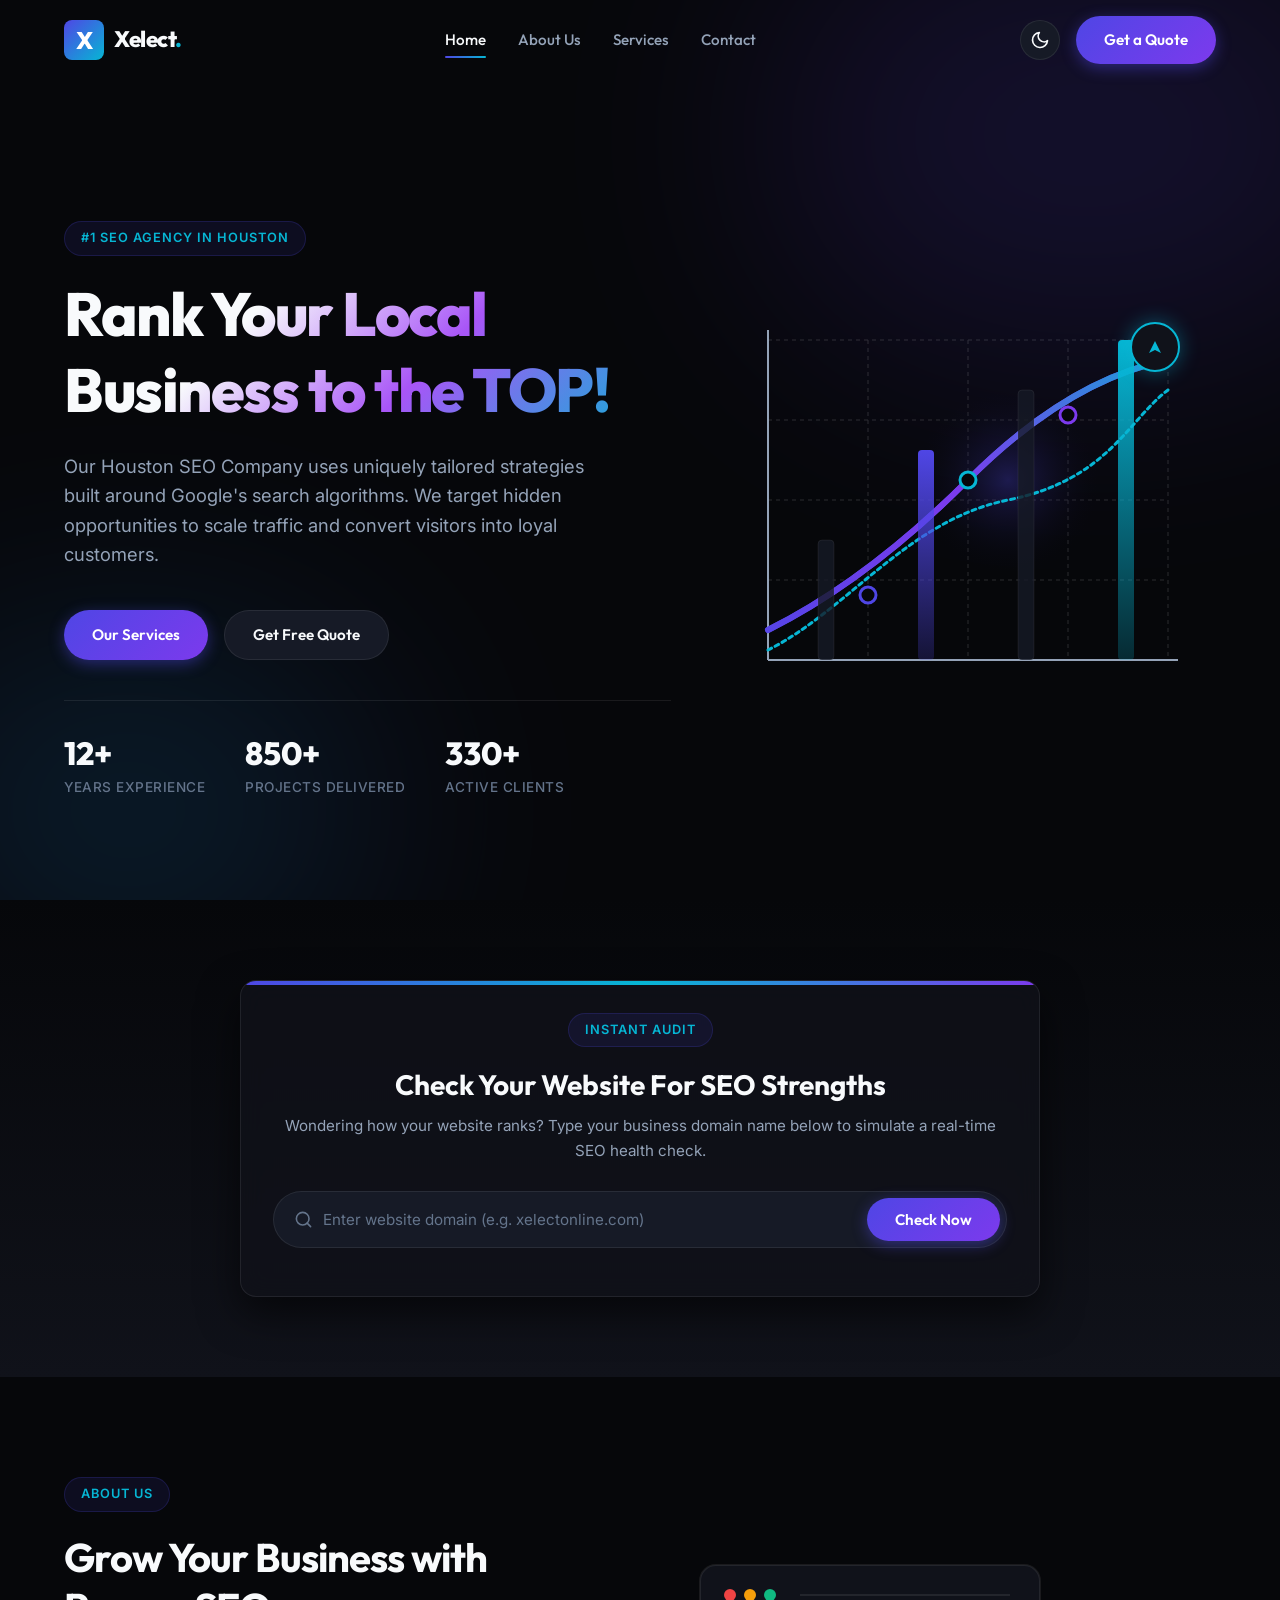
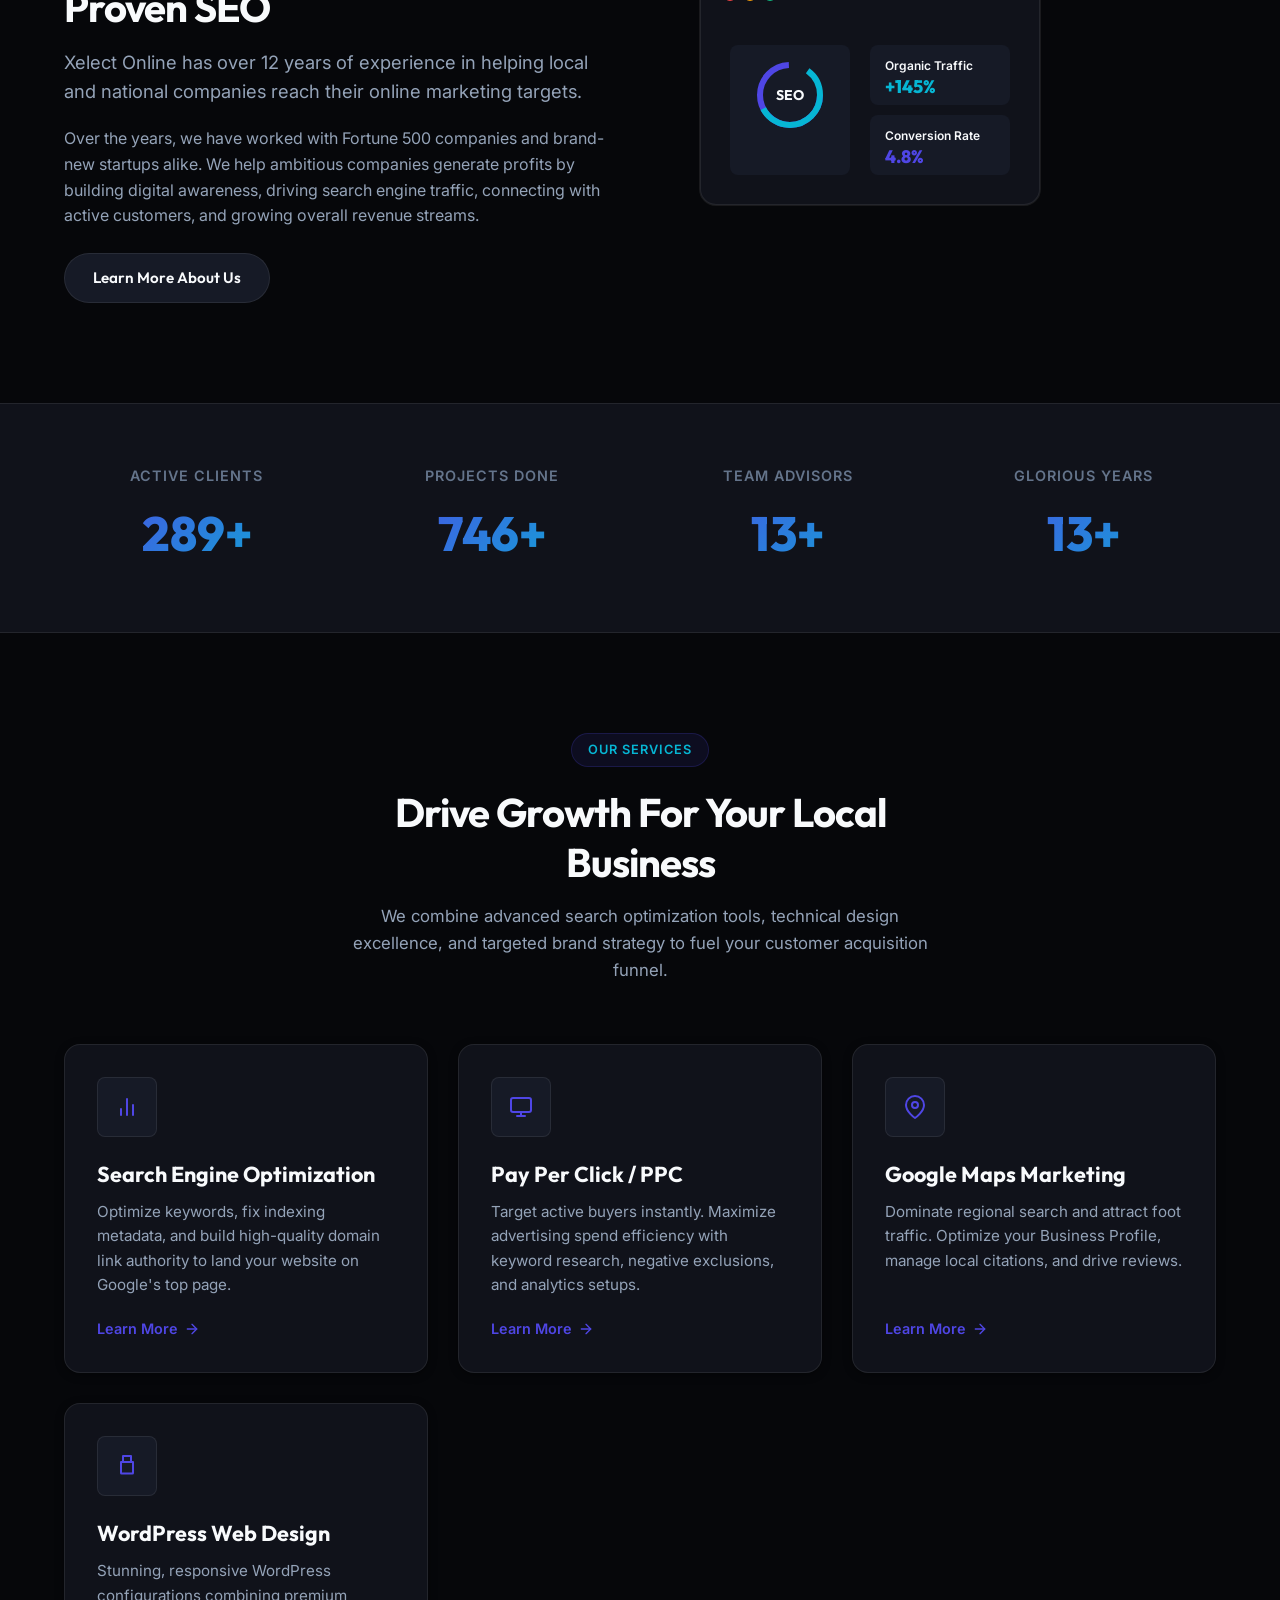
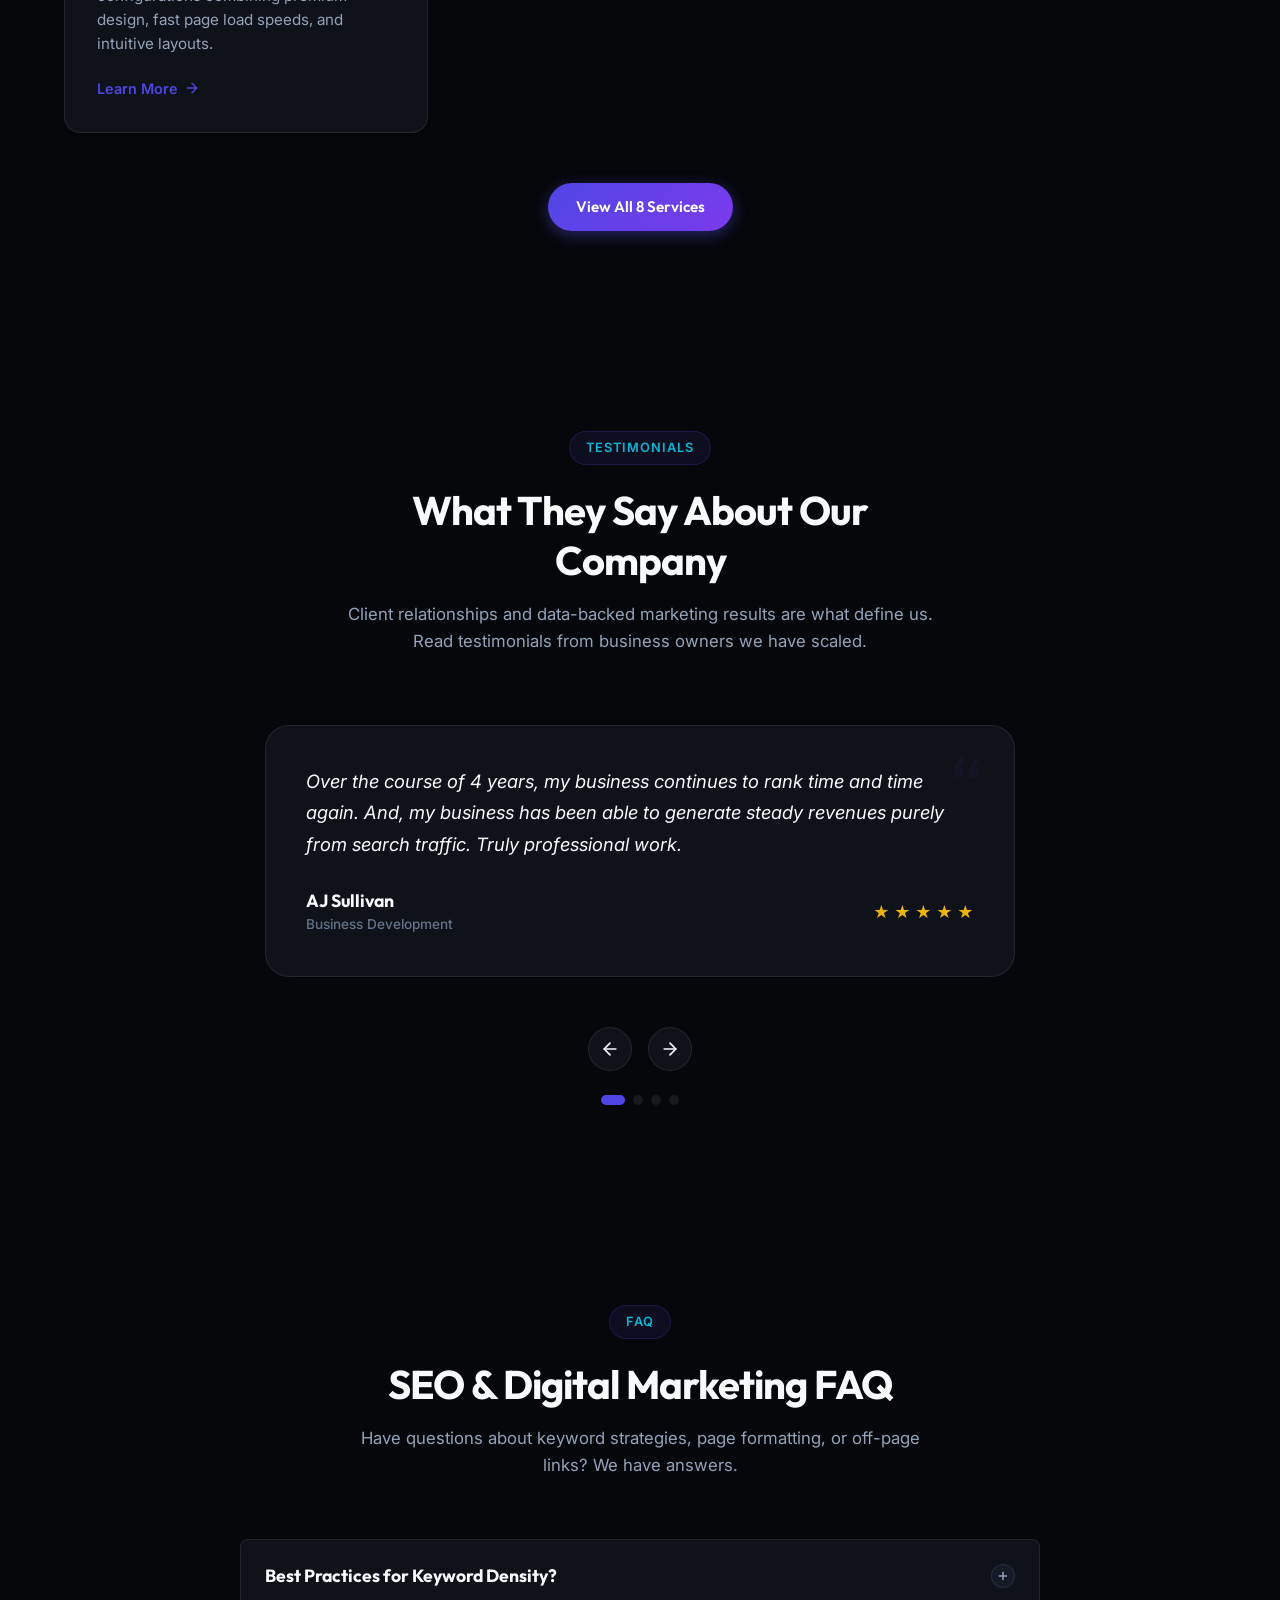
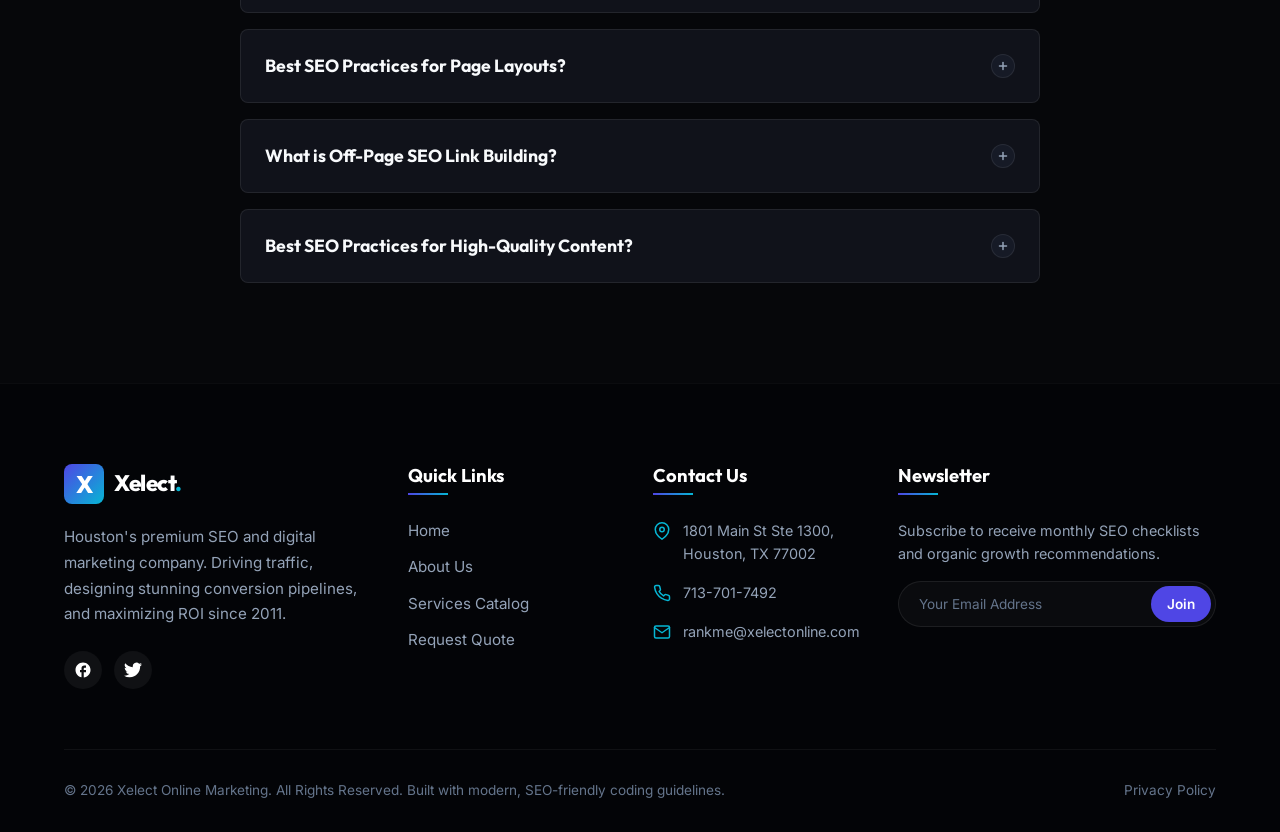
<file: index.html>
<!DOCTYPE html>
<html lang="en">
<head>
    <meta charset="UTF-8">
    <meta name="viewport" content="width=device-width, initial-scale=1.0">
    <title>Xelect Online Marketing | Houston SEO & Digital Growth Agency</title>
    <meta name="description" content="Rank your local business to the top with Xelect Online Marketing. Professional SEO company in Houston offering PPC management, Google Maps marketing, social media and web design.">
    <meta name="robots" content="index, follow">
    <link rel="canonical" href="https://xelectonline.com/">
    
    <!-- Open Graph tags for SEO -->
    <meta property="og:title" content="Xelect Online Marketing | Houston SEO Company">
    <meta property="og:description" content="Rank your business to the top. We help companies reach online marketing goals using advanced SEO, content marketing, and premium branding.">
    <meta property="og:type" content="website">
    <meta property="og:url" content="https://xelectonline.com/">
    
    <!-- Stylesheets -->
    <link rel="stylesheet" href="style.css">
</head>
<body>

    <!-- ==========================================
       HEADER & NAVIGATION BAR
       ========================================== -->
    <header class="header">
        <div class="container">
            <a href="index.html" class="logo-wrapper" id="nav-logo">
                <div class="logo-icon">X</div>
                <div class="logo-text">Xelect<span>.</span></div>
            </a>
            
            <nav class="nav" id="main-nav" aria-label="Main Navigation">
                <a href="index.html" class="nav-link active">Home</a>
                <a href="about.html" class="nav-link">About Us</a>
                <a href="services.html" class="nav-link">Services</a>
                <a href="contact.html" class="nav-link">Contact</a>
            </nav>
            
            <div class="actions">
                <button class="theme-toggle" aria-label="Toggle Dark/Light Mode" id="theme-btn">
                    <!-- Moon icon (Dark Mode active, click to switch to Light) -->
                    <svg class="moon-icon" width="20" height="20" viewBox="0 0 24 24" fill="none" stroke="currentColor" stroke-width="2" stroke-linecap="round" stroke-linejoin="round">
                        <path d="M21 12.79A9 9 0 1 1 11.21 3 7 7 0 0 0 21 12.79z"></path>
                    </svg>
                    <!-- Sun icon (Light Mode active, click to switch to Dark) -->
                    <svg class="sun-icon" width="20" height="20" viewBox="0 0 24 24" fill="none" stroke="currentColor" stroke-width="2" stroke-linecap="round" stroke-linejoin="round">
                        <circle cx="12" cy="12" r="5"></circle>
                        <line x1="12" y1="1" x2="12" y2="3"></line>
                        <line x1="12" y1="21" x2="12" y2="23"></line>
                        <line x1="4.22" y1="4.22" x2="5.64" y2="5.64"></line>
                        <line x1="18.36" y1="18.36" x2="19.78" y2="19.78"></line>
                        <line x1="1" y1="12" x2="3" y2="12"></line>
                        <line x1="21" y1="12" x2="23" y2="12"></line>
                        <line x1="4.22" y1="19.78" x2="5.64" y2="18.36"></line>
                        <line x1="18.36" y1="5.64" x2="19.78" y2="4.22"></line>
                    </svg>
                </button>
                <a href="contact.html" class="btn btn-primary" id="header-cta-btn">Get a Quote</a>
                <div class="mobile-menu-btn" aria-label="Open Navigation Menu" id="mobile-toggle">
                    <span></span>
                    <span></span>
                    <span></span>
                </div>
            </div>
        </div>
    </header>

    <!-- ==========================================
       HERO BANNER SECTION
       ========================================== -->
    <main id="main-content">
        <section class="hero" aria-label="Welcome Banner">
            <div class="hero-bg-shapes">
                <div class="hero-shape hero-shape-1"></div>
                <div class="hero-shape hero-shape-2"></div>
            </div>
            
            <div class="container">
                <div class="hero-content reveal">
                    <span class="badge">#1 SEO AGENCY IN HOUSTON</span>
                    <h1 class="hero-title">Rank Your Local Business to the TOP!</h1>
                    <p class="hero-description">Our Houston SEO Company uses uniquely tailored strategies built around Google's search algorithms. We target hidden opportunities to scale traffic and convert visitors into loyal customers.</p>
                    <div class="hero-actions">
                        <a href="services.html" class="btn btn-primary">Our Services</a>
                        <a href="contact.html" class="btn btn-secondary">Get Free Quote</a>
                    </div>
                    
                    <div class="hero-stats">
                        <div class="hero-stat-item">
                            <h3>12+</h3>
                            <p>Years Experience</p>
                        </div>
                        <div class="hero-stat-item">
                            <h3>850+</h3>
                            <p>Projects Delivered</p>
                        </div>
                        <div class="hero-stat-item">
                            <h3>330+</h3>
                            <p>Active Clients</p>
                        </div>
                    </div>
                </div>
                
                <div class="hero-image reveal">
                    <!-- Premium vector-style illustration of traffic nodes, metrics charts, and growth paths -->
                    <svg class="hero-illustration" width="480" height="420" viewBox="0 0 480 420" fill="none" xmlns="http://www.w3.org/2000/svg">
                        <!-- Background Grid -->
                        <g opacity="0.15">
                            <line x1="40" y1="40" x2="440" y2="40" stroke="var(--text-primary)" stroke-width="1" stroke-dasharray="4 4" />
                            <line x1="40" y1="120" x2="440" y2="120" stroke="var(--text-primary)" stroke-width="1" stroke-dasharray="4 4" />
                            <line x1="40" y1="200" x2="440" y2="200" stroke="var(--text-primary)" stroke-width="1" stroke-dasharray="4 4" />
                            <line x1="40" y1="280" x2="440" y2="280" stroke="var(--text-primary)" stroke-width="1" stroke-dasharray="4 4" />
                            <line x1="40" y1="360" x2="440" y2="360" stroke="var(--text-primary)" stroke-width="1" stroke-dasharray="4 4" />
                            <line x1="40" y1="40" x2="40" y2="360" stroke="var(--text-primary)" stroke-width="1" stroke-dasharray="4 4" />
                            <line x1="140" y1="40" x2="140" y2="360" stroke="var(--text-primary)" stroke-width="1" stroke-dasharray="4 4" />
                            <line x1="240" y1="40" x2="240" y2="360" stroke="var(--text-primary)" stroke-width="1" stroke-dasharray="4 4" />
                            <line x1="340" y1="40" x2="340" y2="360" stroke="var(--text-primary)" stroke-width="1" stroke-dasharray="4 4" />
                            <line x1="440" y1="40" x2="440" y2="360" stroke="var(--text-primary)" stroke-width="1" stroke-dasharray="4 4" />
                        </g>
                        <!-- Grid Axis -->
                        <line x1="40" y1="360" x2="450" y2="360" stroke="var(--text-secondary)" stroke-width="2" />
                        <line x1="40" y1="30" x2="40" y2="360" stroke="var(--text-secondary)" stroke-width="2" />
                        
                        <!-- Glow Blobs -->
                        <circle cx="280" cy="180" r="100" fill="url(#hero-radial)" opacity="0.3" />
                        
                        <!-- Graphic Curves -->
                        <path d="M 40 330 Q 140 280 240 180 T 440 60" fill="none" stroke="var(--primary)" stroke-width="6" stroke-linecap="round" />
                        <path d="M 40 330 Q 140 280 240 180 T 440 60" fill="none" stroke="url(#hero-gradient)" stroke-width="6" stroke-linecap="round" />
                        <path d="M 40 350 C 120 310 180 220 280 200 C 380 180 400 120 440 90" fill="none" stroke="var(--accent)" stroke-width="3" stroke-linecap="round" stroke-dasharray="4 4" />
                        
                        <!-- Floating Data Points -->
                        <g>
                            <circle cx="140" cy="295" r="8" fill="var(--bg-main)" stroke="var(--primary)" stroke-width="3" />
                            <circle cx="240" cy="180" r="8" fill="var(--bg-main)" stroke="var(--accent)" stroke-width="3" />
                            <circle cx="340" cy="115" r="8" fill="var(--bg-main)" stroke="var(--secondary)" stroke-width="3" />
                        </g>
                        
                        <!-- Growth Bar charts inside vector -->
                        <rect x="90" y="240" width="16" height="120" rx="4" fill="var(--bg-surface-elevated)" opacity="0.8" stroke="var(--border-color)" />
                        <rect x="190" y="150" width="16" height="210" rx="4" fill="url(#hero-bar-grad)" />
                        <rect x="290" y="90" width="16" height="270" rx="4" fill="var(--bg-surface-elevated)" opacity="0.8" stroke="var(--border-color)" />
                        <rect x="390" y="40" width="16" height="320" rx="4" fill="url(#hero-bar-grad-2)" />
                        
                        <!-- Floating Rocket Node -->
                        <g transform="translate(415, 35)">
                            <circle cx="12" cy="12" r="24" fill="var(--bg-surface)" stroke="var(--accent)" stroke-width="2" filter="drop-shadow(0 0 10px rgba(6,182,212,0.4))" />
                            <path d="M 6 18 L 12 6 L 18 18 L 12 15 Z" fill="var(--accent)" />
                        </g>

                        <!-- Definitions -->
                        <defs>
                            <linearGradient id="hero-gradient" x1="0" y1="360" x2="480" y2="40" gradientUnits="userSpaceOnUse">
                                <stop offset="0%" stop-color="#4f46e5" />
                                <stop offset="50%" stop-color="#7c3aed" />
                                <stop offset="100%" stop-color="#06b6d4" />
                            </linearGradient>
                            <linearGradient id="hero-bar-grad" x1="0" y1="360" x2="0" y2="150" gradientUnits="userSpaceOnUse">
                                <stop offset="0%" stop-color="rgba(79, 70, 229, 0.2)" />
                                <stop offset="100%" stop-color="var(--primary)" />
                            </linearGradient>
                            <linearGradient id="hero-bar-grad-2" x1="0" y1="360" x2="0" y2="40" gradientUnits="userSpaceOnUse">
                                <stop offset="0%" stop-color="rgba(6, 182, 212, 0.2)" />
                                <stop offset="100%" stop-color="var(--accent)" />
                            </linearGradient>
                            <radialGradient id="hero-radial" cx="50%" cy="50%" r="50%">
                                <stop offset="0%" stop-color="var(--primary)" />
                                <stop offset="100%" stop-color="transparent" />
                            </radialGradient>
                        </defs>
                    </svg>
                </div>
            </div>
        </section>

        <!-- ==========================================
           WIDGET: FREE SEO CHECKER TOOL
           ========================================== -->
        <section class="seo-checker-section" aria-label="SEO Checker Tool">
            <div class="container">
                <div class="card seo-card glass reveal">
                    <div class="text-center">
                        <span class="badge">INSTANT AUDIT</span>
                        <h2 class="seo-checker-title">Check Your Website For SEO Strengths</h2>
                        <p class="seo-checker-desc">Wondering how your website ranks? Type your business domain name below to simulate a real-time SEO health check.</p>
                    </div>
                    
                    <form class="seo-checker-form" aria-label="SEO Audit Input Form">
                        <div class="seo-form-group">
                            <div class="seo-input-wrapper">
                                <svg class="seo-input-icon" width="20" height="20" viewBox="0 0 24 24" fill="none" stroke="currentColor" stroke-width="2" stroke-linecap="round" stroke-linejoin="round">
                                    <circle cx="11" cy="11" r="8"></circle>
                                    <line x1="21" y1="21" x2="16.65" y2="16.65"></line>
                                </svg>
                                <input type="text" id="seo-domain-input" class="seo-input" placeholder="Enter website domain (e.g. xelectonline.com)" aria-label="Website domain for analysis">
                            </div>
                            <button type="submit" id="seo-check-btn" class="btn btn-primary">Check Now</button>
                        </div>
                    </form>

                    <!-- Loading Progress -->
                    <div class="seo-loader">
                        <div class="spinner"></div>
                        <p class="seo-loader-text">Initializing website scan...</p>
                    </div>

                    <!-- SEO Results Panel (Initially hidden, activated via JS) -->
                    <div class="seo-results">
                        <div class="seo-results-grid">
                            <div class="seo-metric-card" id="res-score-card">
                                <div class="seo-metric-value" id="res-score">68/100</div>
                                <div class="seo-metric-label">SEO Health Score</div>
                                <span class="seo-metric-status seo-status-warn">Moderate</span>
                            </div>
                            <div class="seo-metric-card" id="res-speed-card">
                                <div class="seo-metric-value" id="res-speed">72%</div>
                                <div class="seo-metric-label">Performance Speed</div>
                                <span class="seo-metric-status seo-status-warn">Average</span>
                            </div>
                            <div class="seo-metric-card" id="res-mobile-card">
                                <div class="seo-metric-value" id="res-mobile">84%</div>
                                <div class="seo-metric-label">Mobile Friendly</div>
                                <span class="seo-metric-status seo-status-good">Responsive</span>
                            </div>
                        </div>

                        <div class="seo-recommendations">
                            <h4>
                                <svg width="20" height="20" viewBox="0 0 24 24" fill="none" stroke="currentColor" stroke-width="2" stroke-linecap="round" stroke-linejoin="round">
                                    <path d="M10.29 3.86L1.82 18a2 2 0 0 0 1.71 3h16.94a2 2 0 0 0 1.71-3L13.71 3.86a2 2 0 0 0-3.42 0z"></path>
                                    <line x1="12" y1="9" x2="12" y2="13"></line>
                                    <line x1="12" y1="17" x2="12.01" y2="17"></line>
                                </svg>
                                Priority SEO Recommendations
                            </h4>
                            <ul class="seo-rec-list" id="res-rec-list">
                                <!-- Dynamically populated by main.js -->
                            </ul>
                        </div>
                    </div>
                </div>
            </div>
        </section>

        <!-- ==========================================
           ABOUT US BRIEF SECTION
           ========================================== -->
        <section class="section" aria-label="About Our Agency">
            <div class="container">
                <div class="service-detail-item">
                    <div class="service-detail-content reveal">
                        <span class="badge">ABOUT US</span>
                        <h2 class="section-title">Grow Your Business with Proven SEO</h2>
                        <p class="hero-description" style="margin-bottom: 20px;">Xelect Online has over 12 years of experience in helping local and national companies reach their online marketing targets.</p>
                        <p style="margin-bottom: 24px;">Over the years, we have worked with Fortune 500 companies and brand-new startups alike. We help ambitious companies generate profits by building digital awareness, driving search engine traffic, connecting with active customers, and growing overall revenue streams.</p>
                        <a href="about.html" class="btn btn-secondary">Learn More About Us</a>
                    </div>
                    <div class="service-detail-graphic reveal">
                        <!-- About Us vector illustration -->
                        <svg width="400" height="350" viewBox="0 0 400 350" fill="none" xmlns="http://www.w3.org/2000/svg">
                            <rect x="30" y="50" width="340" height="240" rx="16" fill="var(--bg-surface)" stroke="var(--border-color)" stroke-width="2" />
                            <circle cx="60" cy="80" r="6" fill="#ef4444" />
                            <circle cx="80" cy="80" r="6" fill="#f59e0b" />
                            <circle cx="100" cy="80" r="6" fill="#10b981" />
                            <line x1="130" y1="80" x2="340" y2="80" stroke="var(--border-color)" stroke-width="2" />
                            
                            <!-- Internal SEO Growth Graph mockup -->
                            <rect x="60" y="130" width="120" height="130" rx="8" fill="var(--bg-surface-elevated)" />
                            <circle cx="120" cy="180" r="30" fill="none" stroke="var(--primary)" stroke-width="6" stroke-dasharray="140" />
                            <circle cx="120" cy="180" r="30" fill="none" stroke="var(--accent)" stroke-width="6" stroke-dasharray="80" />
                            <text x="120" y="185" text-anchor="middle" fill="var(--text-primary)" font-family="var(--font-heading)" font-weight="700" font-size="14">SEO</text>
                            
                            <rect x="200" y="130" width="140" height="60" rx="8" fill="var(--bg-surface-elevated)" />
                            <text x="215" y="155" fill="var(--text-primary)" font-weight="600" font-size="12">Organic Traffic</text>
                            <text x="215" y="178" fill="var(--accent)" font-family="var(--font-heading)" font-weight="800" font-size="18">+145%</text>
                            
                            <rect x="200" y="200" width="140" height="60" rx="8" fill="var(--bg-surface-elevated)" />
                            <text x="215" y="225" fill="var(--text-primary)" font-weight="600" font-size="12">Conversion Rate</text>
                            <text x="215" y="248" fill="var(--primary)" font-family="var(--font-heading)" font-weight="800" font-size="18">4.8%</text>
                        </svg>
                    </div>
                </div>
            </div>
        </section>

        <!-- ==========================================
           STATISTICAL TICKER / METRICS SECTION
           ========================================== -->
        <section class="stats-section" aria-label="Key Performance Statistics">
            <div class="container">
                <div class="stats-grid">
                    <div class="stat-card">
                        <div class="stat-card-title">Active Clients</div>
                        <div class="stat-number" data-target="330" data-suffix="+">0</div>
                    </div>
                    <div class="stat-card">
                        <div class="stat-card-title">Projects Done</div>
                        <div class="stat-number" data-target="850" data-suffix="+">0</div>
                    </div>
                    <div class="stat-card">
                        <div class="stat-card-title">Team Advisors</div>
                        <div class="stat-number" data-target="15" data-suffix="+">0</div>
                    </div>
                    <div class="stat-card">
                        <div class="stat-card-title">Glorious Years</div>
                        <div class="stat-number" data-target="15" data-suffix="+">0</div>
                    </div>
                </div>
            </div>
        </section>

        <!-- ==========================================
           SERVICES OVERVIEW SECTION
           ========================================== -->
        <section class="section" aria-label="Core Marketing Services">
            <div class="container">
                <div class="section-header text-center reveal">
                    <span class="badge">OUR SERVICES</span>
                    <h2 class="section-title">Drive Growth For Your Local Business</h2>
                    <p class="section-desc">We combine advanced search optimization tools, technical design excellence, and targeted brand strategy to fuel your customer acquisition funnel.</p>
                </div>
                
                <div class="services-grid">
                    <!-- Service 1: SEO -->
                    <div class="card service-card reveal">
                        <div class="service-card-icon">
                            <svg width="24" height="24" viewBox="0 0 24 24" fill="none" stroke="currentColor" stroke-width="2" stroke-linecap="round" stroke-linejoin="round">
                                <line x1="18" y1="20" x2="18" y2="10"></line>
                                <line x1="12" y1="20" x2="12" y2="4"></line>
                                <line x1="6" y1="20" x2="6" y2="14"></line>
                            </svg>
                        </div>
                        <h3>Search Engine Optimization</h3>
                        <p>Optimize keywords, fix indexing metadata, and build high-quality domain link authority to land your website on Google's top page.</p>
                        <a href="services.html?tab=seo" class="service-card-link">
                            Learn More
                            <svg width="16" height="16" viewBox="0 0 24 24" fill="none" stroke="currentColor" stroke-width="2" stroke-linecap="round" stroke-linejoin="round"><line x1="5" y1="12" x2="19" y2="12"></line><polyline points="12 5 19 12 12 19"></polyline></svg>
                        </a>
                    </div>
                    
                    <!-- Service 2: PPC -->
                    <div class="card service-card reveal">
                        <div class="service-card-icon">
                            <svg width="24" height="24" viewBox="0 0 24 24" fill="none" stroke="currentColor" stroke-width="2" stroke-linecap="round" stroke-linejoin="round">
                                <rect x="2" y="3" width="20" height="14" rx="2" ry="2"></rect>
                                <line x1="8" y1="21" x2="16" y2="21"></line>
                                <line x1="12" y1="17" x2="12" y2="21"></line>
                            </svg>
                        </div>
                        <h3>Pay Per Click / PPC</h3>
                        <p>Target active buyers instantly. Maximize advertising spend efficiency with keyword research, negative exclusions, and analytics setups.</p>
                        <a href="services.html?tab=ppc" class="service-card-link">
                            Learn More
                            <svg width="16" height="16" viewBox="0 0 24 24" fill="none" stroke="currentColor" stroke-width="2" stroke-linecap="round" stroke-linejoin="round"><line x1="5" y1="12" x2="19" y2="12"></line><polyline points="12 5 19 12 12 19"></polyline></svg>
                        </a>
                    </div>
                    
                    <!-- Service 3: Google Maps -->
                    <div class="card service-card reveal">
                        <div class="service-card-icon">
                            <svg width="24" height="24" viewBox="0 0 24 24" fill="none" stroke="currentColor" stroke-width="2" stroke-linecap="round" stroke-linejoin="round">
                                <path d="M21 10c0 7-9 13-9 13s-9-6-9-13a9 9 0 0 1 18 0z"></path>
                                <circle cx="12" cy="10" r="3"></circle>
                            </svg>
                        </div>
                        <h3>Google Maps Marketing</h3>
                        <p>Dominate regional search and attract foot traffic. Optimize your Business Profile, manage local citations, and drive reviews.</p>
                        <a href="services.html?tab=maps" class="service-card-link">
                            Learn More
                            <svg width="16" height="16" viewBox="0 0 24 24" fill="none" stroke="currentColor" stroke-width="2" stroke-linecap="round" stroke-linejoin="round"><line x1="5" y1="12" x2="19" y2="12"></line><polyline points="12 5 19 12 12 19"></polyline></svg>
                        </a>
                    </div>
                    
                    <!-- Service 4: WordPress Web Design -->
                    <div class="card service-card reveal">
                        <div class="service-card-icon">
                            <svg width="24" height="24" viewBox="0 0 24 24" fill="none" stroke="currentColor" stroke-width="2" stroke-linecap="round" stroke-linejoin="round">
                                <path d="M17.5 19.5c.3 0 .5-.2.5-.5V8H6v11c0 .3.2.5.5.5h11z"></path>
                                <path d="M16 2v6H8V2h8z"></path>
                            </svg>
                        </div>
                        <h3>WordPress Web Design</h3>
                        <p>Stunning, responsive WordPress configurations combining premium design, fast page load speeds, and intuitive layouts.</p>
                        <a href="services.html?tab=design" class="service-card-link">
                            Learn More
                            <svg width="16" height="16" viewBox="0 0 24 24" fill="none" stroke="currentColor" stroke-width="2" stroke-linecap="round" stroke-linejoin="round"><line x1="5" y1="12" x2="19" y2="12"></line><polyline points="12 5 19 12 12 19"></polyline></svg>
                        </a>
                    </div>
                </div>
                
                <div class="text-center" style="margin-top: 50px;">
                    <a href="services.html" class="btn btn-primary">View All 8 Services</a>
                </div>
            </div>
        </section>

        <!-- ==========================================
           TESTIMONIALS SLIDER SECTION
           ========================================== -->
        <section class="section testimonials-section" aria-label="Customer Success Testimonials">
            <div class="container">
                <div class="section-header text-center reveal">
                    <span class="badge">TESTIMONIALS</span>
                    <h2 class="section-title">What They Say About Our Company</h2>
                    <p class="section-desc">Client relationships and data-backed marketing results are what define us. Read testimonials from business owners we have scaled.</p>
                </div>
                
                <div class="testimonial-container reveal">
                    <div class="testimonial-wrapper">
                        <div class="testimonial-track">
                            <!-- Slide 1 -->
                            <div class="testimonial-slide">
                                <div class="testimonial-card">
                                    <div class="quote-icon-bg">“</div>
                                    <p class="testimonial-text">Over the course of 4 years, my business continues to rank time and time again. And, my business has been able to generate steady revenues purely from search traffic. Truly professional work.</p>
                                    <div class="testimonial-meta">
                                        <div class="client-info">
                                            <h4>AJ Sullivan</h4>
                                            <p>Business Development</p>
                                        </div>
                                        <div class="client-rating" aria-label="5 out of 5 stars">
                                            <span>★</span><span>★</span><span>★</span><span>★</span><span>★</span>
                                        </div>
                                    </div>
                                </div>
                            </div>
                            
                            <!-- Slide 2 -->
                            <div class="testimonial-slide">
                                <div class="testimonial-card">
                                    <div class="quote-icon-bg">“</div>
                                    <p class="testimonial-text">I love the personal touch, clear communication, and the results they delivered. I can call whenever I need clarifications and they walk me through monthly link structures.</p>
                                    <div class="testimonial-meta">
                                        <div class="client-info">
                                            <h4>Andrew Campbell</h4>
                                            <p>Marketing Director</p>
                                        </div>
                                        <div class="client-rating" aria-label="4.5 out of 5 stars">
                                            <span>★</span><span>★</span><span>★</span><span>★</span><span>★</span>
                                        </div>
                                    </div>
                                </div>
                            </div>
                            
                            <!-- Slide 3 -->
                            <div class="testimonial-slide">
                                <div class="testimonial-card">
                                    <div class="quote-icon-bg">“</div>
                                    <p class="testimonial-text">I've worked with 30 other SEO companies. None of them delivered results and gave true documentation. I would say, save your funds and trust Xelect with your marketing campaign.</p>
                                    <div class="testimonial-meta">
                                        <div class="client-info">
                                            <h4>Taylor Thompson</h4>
                                            <p>Small Business Owner</p>
                                        </div>
                                        <div class="client-rating" aria-label="4.5 out of 5 stars">
                                            <span>★</span><span>★</span><span>★</span><span>★</span><span>★</span>
                                        </div>
                                    </div>
                                </div>
                            </div>
                            
                            <!-- Slide 4 -->
                            <div class="testimonial-slide">
                                <div class="testimonial-card">
                                    <div class="quote-icon-bg">“</div>
                                    <p class="testimonial-text">I needed my website to appear for specific local search terms. I tried doing everything myself but couldn't get it right. They optimized my schema and we were top 3 within months!</p>
                                    <div class="testimonial-meta">
                                        <div class="client-info">
                                            <h4>Martin Coleman</h4>
                                            <p>Business Owner</p>
                                        </div>
                                        <div class="client-rating" aria-label="5 out of 5 stars">
                                            <span>★</span><span>★</span><span>★</span><span>★</span><span>★</span>
                                        </div>
                                    </div>
                                </div>
                            </div>
                        </div>
                    </div>
                    
                    <!-- Slider Arrows -->
                    <div class="slider-controls">
                        <button class="slider-arrow slider-prev" aria-label="Previous Slide">
                            <svg width="20" height="20" viewBox="0 0 24 24" fill="none" stroke="currentColor" stroke-width="2" stroke-linecap="round" stroke-linejoin="round">
                                <line x1="19" y1="12" x2="5" y2="12"></line>
                                <polyline points="12 19 5 12 12 5"></polyline>
                            </svg>
                        </button>
                        <button class="slider-arrow slider-next" aria-label="Next Slide">
                            <svg width="20" height="20" viewBox="0 0 24 24" fill="none" stroke="currentColor" stroke-width="2" stroke-linecap="round" stroke-linejoin="round">
                                <line x1="5" y1="12" x2="19" y2="12"></line>
                                <polyline points="12 5 19 12 12 19"></polyline>
                            </svg>
                        </button>
                    </div>
                    
                    <!-- Navigation Dots -->
                    <div class="slider-dots"></div>
                </div>
            </div>
        </section>

        <!-- ==========================================
           FAQ COLLAPSIBLE ACCORDION
           ========================================== -->
        <section class="section faq-section" aria-label="Frequently Asked Questions">
            <div class="container">
                <div class="section-header text-center reveal">
                    <span class="badge">FAQ</span>
                    <h2 class="section-title">SEO & Digital Marketing FAQ</h2>
                    <p class="section-desc">Have questions about keyword strategies, page formatting, or off-page links? We have answers.</p>
                </div>
                
                <div class="faq-grid reveal">
                    <!-- FAQ 1 -->
                    <div class="faq-item">
                        <button class="faq-trigger">
                            <h3>Best Practices for Keyword Density?</h3>
                            <div class="faq-icon">
                                <svg width="12" height="12" viewBox="0 0 24 24" fill="none" stroke="currentColor" stroke-width="3" stroke-linecap="round" stroke-linejoin="round">
                                    <line x1="12" y1="5" x2="12" y2="19"></line>
                                    <line x1="5" y1="12" x2="19" y2="12"></line>
                                </svg>
                            </div>
                        </button>
                        <div class="faq-content">
                            <div class="faq-content-inner">
                                Google has said for years that high-quality, comprehensive content is the single most important ranking factor. Rather than packing a specific keyword density (which is an outdated tactic), structure your content naturally using LSI (Latent Semantic Indexing) keywords and address the user intent directly.
                            </div>
                        </div>
                    </div>
                    
                    <!-- FAQ 2 -->
                    <div class="faq-item">
                        <button class="faq-trigger">
                            <h3>Best SEO Practices for Page Layouts?</h3>
                            <div class="faq-icon">
                                <svg width="12" height="12" viewBox="0 0 24 24" fill="none" stroke="currentColor" stroke-width="3" stroke-linecap="round" stroke-linejoin="round">
                                    <line x1="12" y1="5" x2="12" y2="19"></line>
                                    <line x1="5" y1="12" x2="19" y2="12"></line>
                                </svg>
                            </div>
                        </button>
                        <div class="faq-content">
                            <div class="faq-content-inner">
                                Premium page layouts place important content above the fold, use clean heading hierarchies (H1 to H4), structure paragraphs with bullet points for easy scanning, and maintain fast load speeds. Pages must also be completely responsive across all mobile and tablet viewports.
                            </div>
                        </div>
                    </div>
                    
                    <!-- FAQ 3 -->
                    <div class="faq-item">
                        <button class="faq-trigger">
                            <h3>What is Off-Page SEO Link Building?</h3>
                            <div class="faq-icon">
                                <svg width="12" height="12" viewBox="0 0 24 24" fill="none" stroke="currentColor" stroke-width="3" stroke-linecap="round" stroke-linejoin="round">
                                    <line x1="12" y1="5" x2="12" y2="19"></line>
                                    <line x1="5" y1="12" x2="19" y2="12"></line>
                                </svg>
                            </div>
                        </button>
                        <div class="faq-content">
                            <div class="faq-content-inner">
                                Off-page SEO refers to actions taken outside of your own website to impact rankings within search engine results pages. Creating backlinks from authoritative, niche-relevant websites signals credibility and trust to Google's ranking crawler algorithms.
                            </div>
                        </div>
                    </div>
                    
                    <!-- FAQ 4 -->
                    <div class="faq-item">
                        <button class="faq-trigger">
                            <h3>Best SEO Practices for High-Quality Content?</h3>
                            <div class="faq-icon">
                                <svg width="12" height="12" viewBox="0 0 24 24" fill="none" stroke="currentColor" stroke-width="3" stroke-linecap="round" stroke-linejoin="round">
                                    <line x1="12" y1="5" x2="12" y2="19"></line>
                                    <line x1="5" y1="12" x2="19" y2="12"></line>
                                </svg>
                            </div>
                        </button>
                        <div class="faq-content">
                            <div class="faq-content-inner">
                                High-quality content must be unique, detailed, and evidence-supported. Google uses search quality evaluator guidelines (E-E-A-T: Experience, Expertise, Authoritativeness, and Trustworthiness) to benchmark page indexing standards, making authority profiles and expert authorship crucial.
                            </div>
                        </div>
                    </div>
                </div>
            </div>
        </section>
    </main>

    <!-- ==========================================
       FOOTER SECTION
       ========================================== -->
    <footer class="footer">
        <div class="container">
            <div class="footer-grid">
                <!-- Col 1: About -->
                <div class="footer-col footer-about">
                    <a href="index.html" class="logo-wrapper" style="margin-bottom: 20px;">
                        <div class="logo-icon">X</div>
                        <div class="logo-text" style="color: #ffffff;">Xelect<span>.</span></div>
                    </a>
                    <p>Houston's premium SEO and digital marketing company. Driving traffic, designing stunning conversion pipelines, and maximizing ROI since 2011.</p>
                    <div class="footer-socials">
                        <a href="https://facebook.com/" class="footer-social-link" aria-label="Facebook Link">
                            <svg width="18" height="18" fill="currentColor" viewBox="0 0 24 24">
                                <path d="M22 12c0-5.52-4.48-10-10-10S2 6.48 2 12c0 4.84 3.44 8.87 8 9.8V15H8v-3h2V9.5C10 7.57 11.57 6 13.5 6H16v3h-2c-.55 0-1 .45-1 1v2h3v3h-3v6.95c5.05-.5 9-4.76 9-9.95z"></path>
                            </svg>
                        </a>
                        <a href="https://twitter.com/" class="footer-social-link" aria-label="Twitter Link">
                            <svg width="18" height="18" fill="currentColor" viewBox="0 0 24 24">
                                <path d="M23.95 4.57a10 10 0 01-2.82.78 4.96 4.96 0 002.16-2.72c-.95.55-2 .95-3.12 1.17a4.92 4.92 0 00-8.38 4.48c-4.1-.2-7.7-2.17-10.13-5.14A4.92 4.92 0 003.3 9.6c-.84-.03-1.63-.26-2.33-.64v.06a4.92 4.92 0 003.95 4.82c-.45.12-.92.18-1.4.18a5 5 0 01-1.1-.1 4.93 4.93 0 004.6 3.42A9.9 9.9 0 010 19.54a13.9 13.9 0 007.55 2.2c9.06 0 14-7.5 14-14v-.64a10 10 0 002.4-2.53z"></path>
                            </svg>
                        </a>
                    </div>
                </div>
                
                <!-- Col 2: Navigation -->
                <div class="footer-col">
                    <h3>Quick Links</h3>
                    <ul class="footer-links-list">
                        <li><a href="index.html">Home</a></li>
                        <li><a href="about.html">About Us</a></li>
                        <li><a href="services.html">Services Catalog</a></li>
                        <li><a href="contact.html">Request Quote</a></li>
                    </ul>
                </div>
                
                <!-- Col 3: Contact Info -->
                <div class="footer-col">
                    <h3>Contact Us</h3>
                    <ul class="footer-contact-list">
                        <li>
                            <svg width="18" height="18" viewBox="0 0 24 24" fill="none" stroke="currentColor" stroke-width="2" stroke-linecap="round" stroke-linejoin="round">
                                <path d="M21 10c0 7-9 13-9 13s-9-6-9-13a9 9 0 0 1 18 0z"></path>
                                <circle cx="12" cy="10" r="3"></circle>
                            </svg>
                            <span>1801 Main St Ste 1300, Houston, TX 77002</span>
                        </li>
                        <li>
                            <svg width="18" height="18" viewBox="0 0 24 24" fill="none" stroke="currentColor" stroke-width="2" stroke-linecap="round" stroke-linejoin="round">
                                <path d="M22 16.92v3a2 2 0 0 1-2.18 2 19.79 19.79 0 0 1-8.63-3.07 19.5 19.5 0 0 1-6-6 19.79 19.79 0 0 1-3.07-8.67A2 2 0 0 1 4.11 2h3a2 2 0 0 1 2 1.72 12.84 12.84 0 0 0 .7 2.81 2 2 0 0 1-.45 2.11L8.09 9.91a16 16 0 0 0 6 6l1.27-1.27a2 2 0 0 1 2.11-.45 12.84 12.84 0 0 0 2.81.7A2 2 0 0 1 22 16.92z"></path>
                            </svg>
                            <span>713-701-7492</span>
                        </li>
                        <li>
                            <svg width="18" height="18" viewBox="0 0 24 24" fill="none" stroke="currentColor" stroke-width="2" stroke-linecap="round" stroke-linejoin="round">
                                <path d="M4 4h16c1.1 0 2 .9 2 2v12c0 1.1-.9 2-2 2H4c-1.1 0-2-.9-2-2V6c0-1.1.9-2 2-2z"></path>
                                <polyline points="22,6 12,13 2,6"></polyline>
                            </svg>
                            <span>rankme@xelectonline.com</span>
                        </li>
                    </ul>
                </div>
                
                <!-- Col 4: Newsletter -->
                <div class="footer-col footer-newsletter">
                    <h3>Newsletter</h3>
                    <p>Subscribe to receive monthly SEO checklists and organic growth recommendations.</p>
                    <form class="newsletter-form" aria-label="Newsletter Subscription Form" onsubmit="event.preventDefault(); alert('Thank you for subscribing!'); this.reset();">
                        <input type="email" class="newsletter-input" placeholder="Your Email Address" aria-label="Email for newsletter signup" required>
                        <button type="submit" class="newsletter-btn">Join</button>
                    </form>
                </div>
            </div>
            
            <div class="footer-bottom">
                <p>&copy; 2026 Xelect Online Marketing. All Rights Reserved. Built with modern, SEO-friendly coding guidelines.</p>
                <div class="footer-bottom-links">
                    <a href="privacy.html">Privacy Policy</a>
                </div>
            </div>
        </div>
    </footer>

    <!-- Scripts -->
    <script src="main.js"></script>
</body>
</html>
</file>
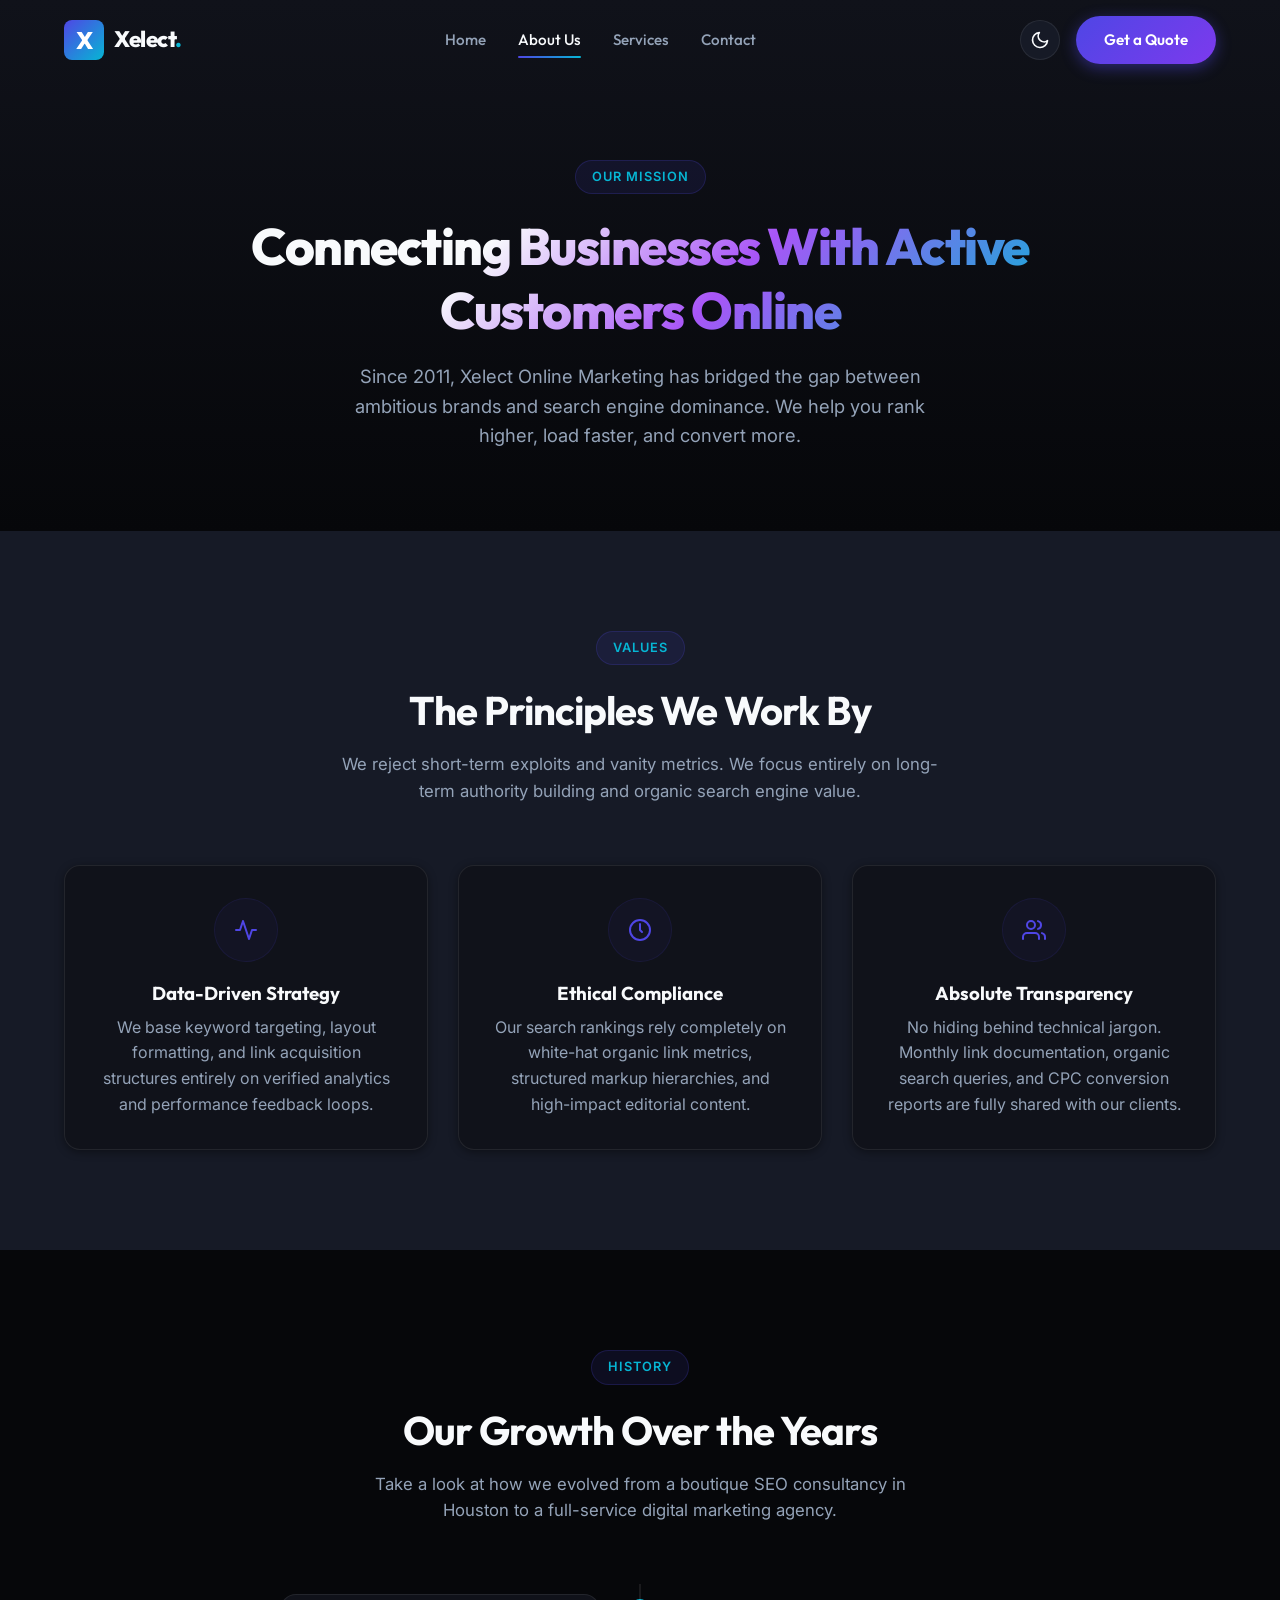
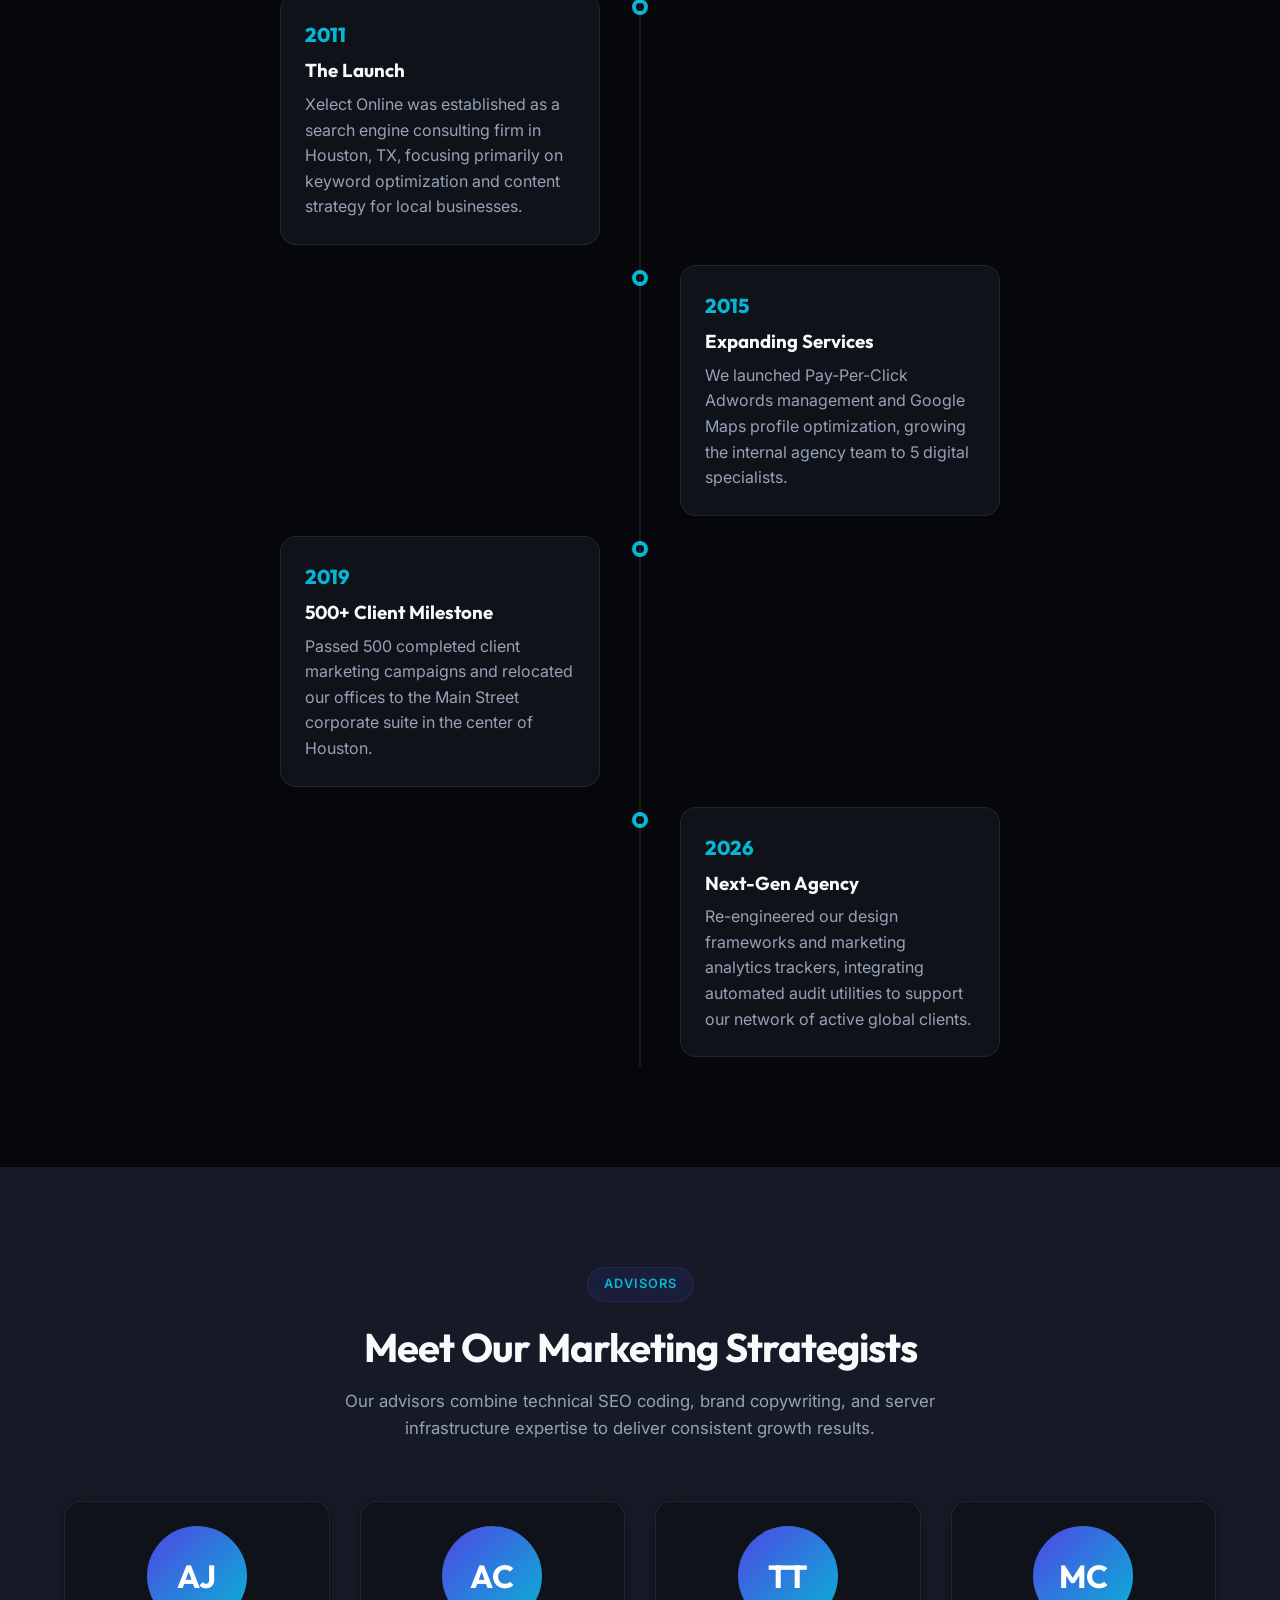
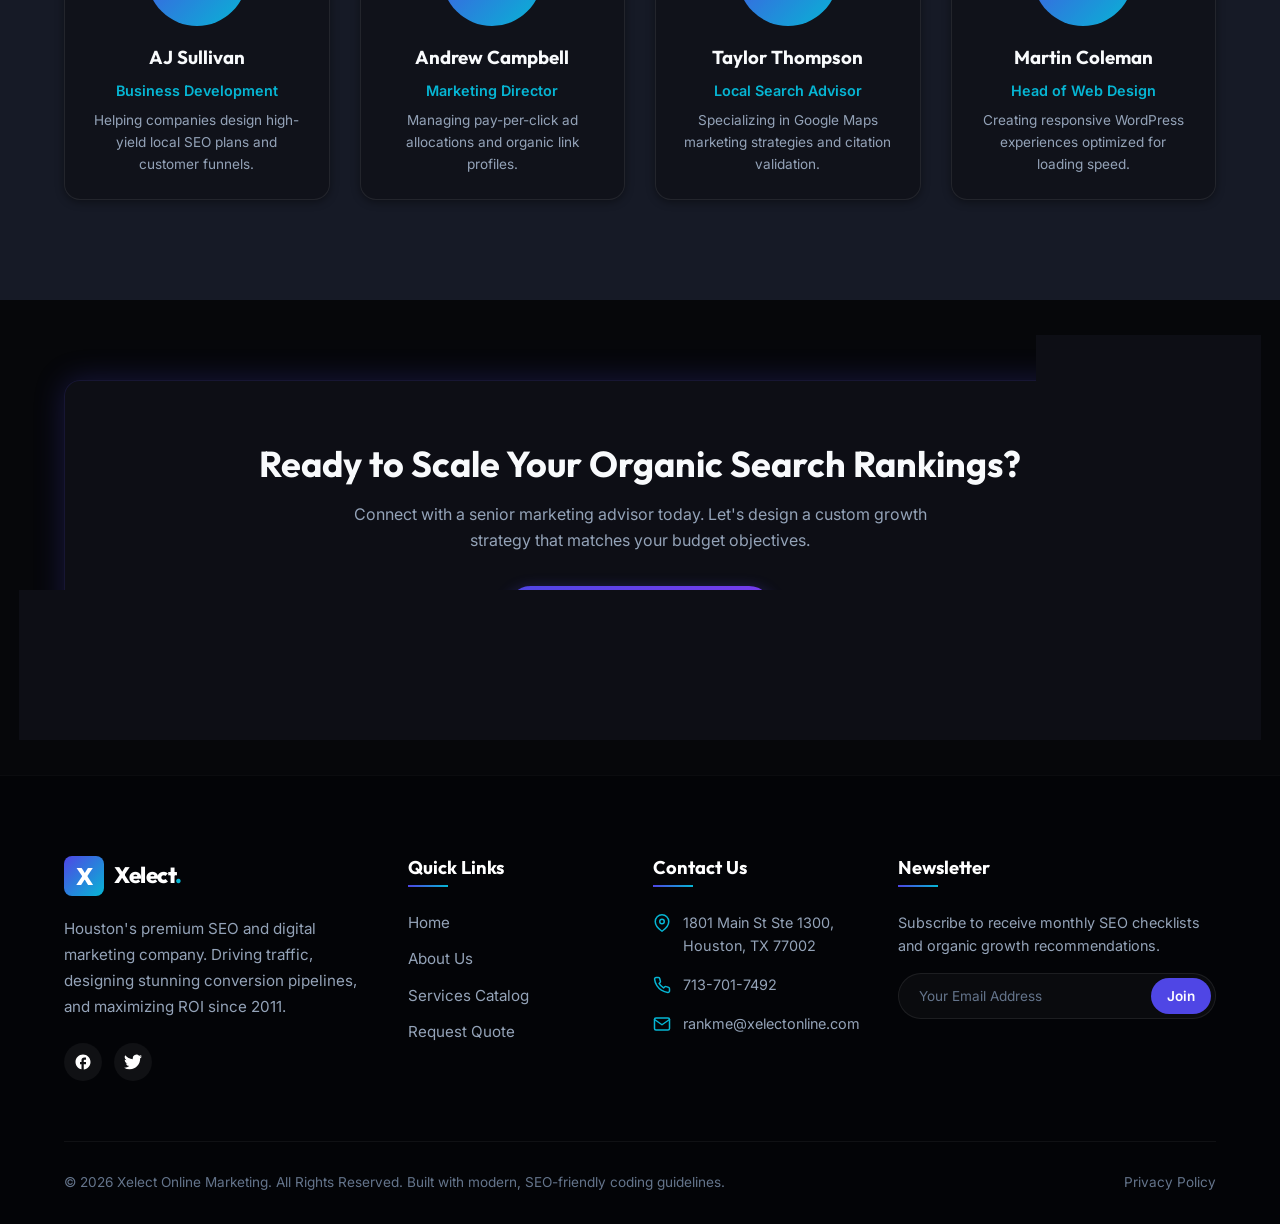
<file: about.html>
<!DOCTYPE html>
<html lang="en">
<head>
    <meta charset="UTF-8">
    <meta name="viewport" content="width=device-width, initial-scale=1.0">
    <title>About Us | Xelect Online Marketing - Houston SEO Company</title>
    <meta name="description" content="Learn about Xelect Online Marketing. With over 12 years of experience, we help ambitious startups and Fortune 500 businesses scale traffic, awareness, and conversions.">
    <link rel="stylesheet" href="style.css">
</head>
<body>

    <!-- ==========================================
       HEADER & NAVIGATION BAR
       ========================================== -->
    <header class="header">
        <div class="container">
            <a href="index.html" class="logo-wrapper" id="nav-logo">
                <div class="logo-icon">X</div>
                <div class="logo-text">Xelect<span>.</span></div>
            </a>
            
            <nav class="nav" id="main-nav" aria-label="Main Navigation">
                <a href="index.html" class="nav-link">Home</a>
                <a href="about.html" class="nav-link active">About Us</a>
                <a href="services.html" class="nav-link">Services</a>
                <a href="contact.html" class="nav-link">Contact</a>
            </nav>
            
            <div class="actions">
                <button class="theme-toggle" aria-label="Toggle Dark/Light Mode" id="theme-btn">
                    <svg class="moon-icon" width="20" height="20" viewBox="0 0 24 24" fill="none" stroke="currentColor" stroke-width="2" stroke-linecap="round" stroke-linejoin="round">
                        <path d="M21 12.79A9 9 0 1 1 11.21 3 7 7 0 0 0 21 12.79z"></path>
                    </svg>
                    <svg class="sun-icon" width="20" height="20" viewBox="0 0 24 24" fill="none" stroke="currentColor" stroke-width="2" stroke-linecap="round" stroke-linejoin="round">
                        <circle cx="12" cy="12" r="5"></circle>
                        <line x1="12" y1="1" x2="12" y2="3"></line>
                        <line x1="12" y1="21" x2="12" y2="23"></line>
                        <line x1="4.22" y1="4.22" x2="5.64" y2="5.64"></line>
                        <line x1="18.36" y1="18.36" x2="19.78" y2="19.78"></line>
                        <line x1="1" y1="12" x2="3" y2="12"></line>
                        <line x1="21" y1="12" x2="23" y2="12"></line>
                        <line x1="4.22" y1="19.78" x2="5.64" y2="18.36"></line>
                        <line x1="18.36" y1="5.64" x2="19.78" y2="4.22"></line>
                    </svg>
                </button>
                <a href="contact.html" class="btn btn-primary" id="header-cta-btn">Get a Quote</a>
                <div class="mobile-menu-btn" aria-label="Open Navigation Menu" id="mobile-toggle">
                    <span></span>
                    <span></span>
                    <span></span>
                </div>
            </div>
        </div>
    </header>

    <main id="main-content">
        <!-- ==========================================
           ABOUT HERO BANNER
           ========================================== -->
        <section class="about-hero" aria-label="About Us Header">
            <div class="container">
                <span class="badge">OUR MISSION</span>
                <h1 class="hero-title text-gradient" style="font-size: 3.2rem; max-width: 800px; margin: 0 auto 20px auto;">Connecting Businesses With Active Customers Online</h1>
                <p class="hero-description" style="margin: 0 auto; max-width: 600px;">Since 2011, Xelect Online Marketing has bridged the gap between ambitious brands and search engine dominance. We help you rank higher, load faster, and convert more.</p>
            </div>
        </section>

        <!-- ==========================================
           CORE VALUES
           ========================================== -->
        <section class="section" aria-label="Core Agency Values" style="background-color: var(--bg-surface-elevated);">
            <div class="container">
                <div class="section-header text-center reveal">
                    <span class="badge">VALUES</span>
                    <h2 class="section-title">The Principles We Work By</h2>
                    <p class="section-desc">We reject short-term exploits and vanity metrics. We focus entirely on long-term authority building and organic search engine value.</p>
                </div>
                
                <div class="values-grid">
                    <!-- Value 1 -->
                    <div class="card value-card reveal">
                        <div class="value-icon">
                            <svg width="24" height="24" viewBox="0 0 24 24" fill="none" stroke="currentColor" stroke-width="2" stroke-linecap="round" stroke-linejoin="round">
                                <polyline points="22 12 18 12 15 21 9 3 6 12 2 12"></polyline>
                            </svg>
                        </div>
                        <h3>Data-Driven Strategy</h3>
                        <p>We base keyword targeting, layout formatting, and link acquisition structures entirely on verified analytics and performance feedback loops.</p>
                    </div>

                    <!-- Value 2 -->
                    <div class="card value-card reveal">
                        <div class="value-icon">
                            <svg width="24" height="24" viewBox="0 0 24 24" fill="none" stroke="currentColor" stroke-width="2" stroke-linecap="round" stroke-linejoin="round">
                                <circle cx="12" cy="12" r="10"></circle>
                                <polyline points="12 6 12 12 14 14"></polyline>
                            </svg>
                        </div>
                        <h3>Ethical Compliance</h3>
                        <p>Our search rankings rely completely on white-hat organic link metrics, structured markup hierarchies, and high-impact editorial content.</p>
                    </div>

                    <!-- Value 3 -->
                    <div class="card value-card reveal">
                        <div class="value-icon">
                            <svg width="24" height="24" viewBox="0 0 24 24" fill="none" stroke="currentColor" stroke-width="2" stroke-linecap="round" stroke-linejoin="round">
                                <path d="M17 21v-2a4 4 0 0 0-4-4H5a4 4 0 0 0-4 4v2"></path>
                                <circle cx="9" cy="7" r="4"></circle>
                                <path d="M23 21v-2a4 4 0 0 0-3-3.87"></path>
                                <path d="M16 3.13a4 4 0 0 1 0 7.75"></path>
                            </svg>
                        </div>
                        <h3>Absolute Transparency</h3>
                        <p>No hiding behind technical jargon. Monthly link documentation, organic search queries, and CPC conversion reports are fully shared with our clients.</p>
                    </div>
                </div>
            </div>
        </section>

        <!-- ==========================================
           TIMELINE / OUR HISTORY
           ========================================== -->
        <section class="section" aria-label="Our History Timeline">
            <div class="container">
                <div class="section-header text-center reveal">
                    <span class="badge">HISTORY</span>
                    <h2 class="section-title">Our Growth Over the Years</h2>
                    <p class="section-desc">Take a look at how we evolved from a boutique SEO consultancy in Houston to a full-service digital marketing agency.</p>
                </div>
                
                <div class="timeline">
                    <!-- Timeline Item 1 -->
                    <div class="timeline-container timeline-left reveal">
                        <div class="timeline-content">
                            <div class="timeline-year">2011</div>
                            <h3>The Launch</h3>
                            <p>Xelect Online was established as a search engine consulting firm in Houston, TX, focusing primarily on keyword optimization and content strategy for local businesses.</p>
                        </div>
                    </div>

                    <!-- Timeline Item 2 -->
                    <div class="timeline-container timeline-right reveal">
                        <div class="timeline-content">
                            <div class="timeline-year">2015</div>
                            <h3>Expanding Services</h3>
                            <p>We launched Pay-Per-Click Adwords management and Google Maps profile optimization, growing the internal agency team to 5 digital specialists.</p>
                        </div>
                    </div>

                    <!-- Timeline Item 3 -->
                    <div class="timeline-container timeline-left reveal">
                        <div class="timeline-content">
                            <div class="timeline-year">2019</div>
                            <h3>500+ Client Milestone</h3>
                            <p>Passed 500 completed client marketing campaigns and relocated our offices to the Main Street corporate suite in the center of Houston.</p>
                        </div>
                    </div>

                    <!-- Timeline Item 4 -->
                    <div class="timeline-container timeline-right reveal">
                        <div class="timeline-content">
                            <div class="timeline-year">2026</div>
                            <h3>Next-Gen Agency</h3>
                            <p>Re-engineered our design frameworks and marketing analytics trackers, integrating automated audit utilities to support our network of active global clients.</p>
                        </div>
                    </div>
                </div>
            </div>
        </section>

        <!-- ==========================================
           TEAM SECTION
           ========================================== -->
        <section class="section" aria-label="Advisory Team" style="background-color: var(--bg-surface-elevated);">
            <div class="container">
                <div class="section-header text-center reveal">
                    <span class="badge">ADVISORS</span>
                    <h2 class="section-title">Meet Our Marketing Strategists</h2>
                    <p class="section-desc">Our advisors combine technical SEO coding, brand copywriting, and server infrastructure expertise to deliver consistent growth results.</p>
                </div>
                
                <div class="team-grid">
                    <!-- Advisor 1 -->
                    <div class="card team-card reveal">
                        <div class="team-avatar">AJ</div>
                        <h3>AJ Sullivan</h3>
                        <p style="color: var(--accent); font-weight: 600; font-size: 0.9rem; margin-bottom: 8px;">Business Development</p>
                        <p style="font-size: 0.85rem;">Helping companies design high-yield local SEO plans and customer funnels.</p>
                    </div>

                    <!-- Advisor 2 -->
                    <div class="card team-card reveal">
                        <div class="team-avatar">AC</div>
                        <h3>Andrew Campbell</h3>
                        <p style="color: var(--accent); font-weight: 600; font-size: 0.9rem; margin-bottom: 8px;">Marketing Director</p>
                        <p style="font-size: 0.85rem;">Managing pay-per-click ad allocations and organic link profiles.</p>
                    </div>

                    <!-- Advisor 3 -->
                    <div class="card team-card reveal">
                        <div class="team-avatar">TT</div>
                        <h3>Taylor Thompson</h3>
                        <p style="color: var(--accent); font-weight: 600; font-size: 0.9rem; margin-bottom: 8px;">Local Search Advisor</p>
                        <p style="font-size: 0.85rem;">Specializing in Google Maps marketing strategies and citation validation.</p>
                    </div>

                    <!-- Advisor 4 -->
                    <div class="card team-card reveal">
                        <div class="team-avatar">MC</div>
                        <h3>Martin Coleman</h3>
                        <p style="color: var(--accent); font-weight: 600; font-size: 0.9rem; margin-bottom: 8px;">Head of Web Design</p>
                        <p style="font-size: 0.85rem;">Creating responsive WordPress experiences optimized for loading speed.</p>
                    </div>
                </div>
            </div>
        </section>

        <!-- ==========================================
           CTA BLOCK
           ========================================== -->
        <section class="section" aria-label="CTA Banner" style="padding: 80px 0;">
            <div class="container text-center">
                <div class="card glass reveal" style="padding: 60px 40px; border-color: var(--border-glow); box-shadow: var(--shadow-glow);">
                    <h2 style="font-size: 2.25rem; margin-bottom: 16px;">Ready to Scale Your Organic Search Rankings?</h2>
                    <p style="max-width: 600px; margin: 0 auto 32px auto; color: var(--text-secondary);">Connect with a senior marketing advisor today. Let's design a custom growth strategy that matches your budget objectives.</p>
                    <a href="services.html#calculator" class="btn btn-primary">Try Our Free Quote Calculator</a>
                </div>
            </div>
        </section>
    </main>

    <!-- ==========================================
       FOOTER SECTION
       ========================================== -->
    <footer class="footer">
        <div class="container">
            <div class="footer-grid">
                <div class="footer-col footer-about">
                    <a href="index.html" class="logo-wrapper" style="margin-bottom: 20px;">
                        <div class="logo-icon">X</div>
                        <div class="logo-text" style="color: #ffffff;">Xelect<span>.</span></div>
                    </a>
                    <p>Houston's premium SEO and digital marketing company. Driving traffic, designing stunning conversion pipelines, and maximizing ROI since 2011.</p>
                    <div class="footer-socials">
                        <a href="https://facebook.com/" class="footer-social-link" aria-label="Facebook Link">
                            <svg width="18" height="18" fill="currentColor" viewBox="0 0 24 24">
                                <path d="M22 12c0-5.52-4.48-10-10-10S2 6.48 2 12c0 4.84 3.44 8.87 8 9.8V15H8v-3h2V9.5C10 7.57 11.57 6 13.5 6H16v3h-2c-.55 0-1 .45-1 1v2h3v3h-3v6.95c5.05-.5 9-4.76 9-9.95z"></path>
                            </svg>
                        </a>
                        <a href="https://twitter.com/" class="footer-social-link" aria-label="Twitter Link">
                            <svg width="18" height="18" fill="currentColor" viewBox="0 0 24 24">
                                <path d="M23.95 4.57a10 10 0 01-2.82.78 4.96 4.96 0 002.16-2.72c-.95.55-2 .95-3.12 1.17a4.92 4.92 0 00-8.38 4.48c-4.1-.2-7.7-2.17-10.13-5.14A4.92 4.92 0 003.3 9.6c-.84-.03-1.63-.26-2.33-.64v.06a4.92 4.92 0 003.95 4.82c-.45.12-.92.18-1.4.18a5 5 0 01-1.1-.1 4.93 4.93 0 004.6 3.42A9.9 9.9 0 010 19.54a13.9 13.9 0 007.55 2.2c9.06 0 14-7.5 14-14v-.64a10 10 0 002.4-2.53z"></path>
                            </svg>
                        </a>
                    </div>
                </div>
                
                <div class="footer-col">
                    <h3>Quick Links</h3>
                    <ul class="footer-links-list">
                        <li><a href="index.html">Home</a></li>
                        <li><a href="about.html">About Us</a></li>
                        <li><a href="services.html">Services Catalog</a></li>
                        <li><a href="contact.html">Request Quote</a></li>
                    </ul>
                </div>
                
                <div class="footer-col">
                    <h3>Contact Us</h3>
                    <ul class="footer-contact-list">
                        <li>
                            <svg width="18" height="18" viewBox="0 0 24 24" fill="none" stroke="currentColor" stroke-width="2" stroke-linecap="round" stroke-linejoin="round">
                                <path d="M21 10c0 7-9 13-9 13s-9-6-9-13a9 9 0 0 1 18 0z"></path>
                                <circle cx="12" cy="10" r="3"></circle>
                            </svg>
                            <span>1801 Main St Ste 1300, Houston, TX 77002</span>
                        </li>
                        <li>
                            <svg width="18" height="18" viewBox="0 0 24 24" fill="none" stroke="currentColor" stroke-width="2" stroke-linecap="round" stroke-linejoin="round">
                                <path d="M22 16.92v3a2 2 0 0 1-2.18 2 19.79 19.79 0 0 1-8.63-3.07 19.5 19.5 0 0 1-6-6 19.79 19.79 0 0 1-3.07-8.67A2 2 0 0 1 4.11 2h3a2 2 0 0 1 2 1.72 12.84 12.84 0 0 0 .7 2.81 2 2 0 0 1-.45 2.11L8.09 9.91a16 16 0 0 0 6 6l1.27-1.27a2 2 0 0 1 2.11-.45 12.84 12.84 0 0 0 2.81.7A2 2 0 0 1 22 16.92z"></path>
                            </svg>
                            <span>713-701-7492</span>
                        </li>
                        <li>
                            <svg width="18" height="18" viewBox="0 0 24 24" fill="none" stroke="currentColor" stroke-width="2" stroke-linecap="round" stroke-linejoin="round">
                                <path d="M4 4h16c1.1 0 2 .9 2 2v12c0 1.1-.9 2-2 2H4c-1.1 0-2-.9-2-2V6c0-1.1.9-2 2-2z"></path>
                                <polyline points="22,6 12,13 2,6"></polyline>
                            </svg>
                            <span>rankme@xelectonline.com</span>
                        </li>
                    </ul>
                </div>
                
                <div class="footer-col footer-newsletter">
                    <h3>Newsletter</h3>
                    <p>Subscribe to receive monthly SEO checklists and organic growth recommendations.</p>
                    <form class="newsletter-form" aria-label="Newsletter Subscription Form" onsubmit="event.preventDefault(); alert('Thank you for subscribing!'); this.reset();">
                        <input type="email" class="newsletter-input" placeholder="Your Email Address" aria-label="Email for newsletter signup" required>
                        <button type="submit" class="newsletter-btn">Join</button>
                    </form>
                </div>
            </div>
            
            <div class="footer-bottom">
                <p>&copy; 2026 Xelect Online Marketing. All Rights Reserved. Built with modern, SEO-friendly coding guidelines.</p>
                <div class="footer-bottom-links">
                    <a href="privacy.html">Privacy Policy</a>
                </div>
            </div>
        </div>
    </footer>

    <!-- Scripts -->
    <script src="main.js"></script>
</body>
</html>
</file>
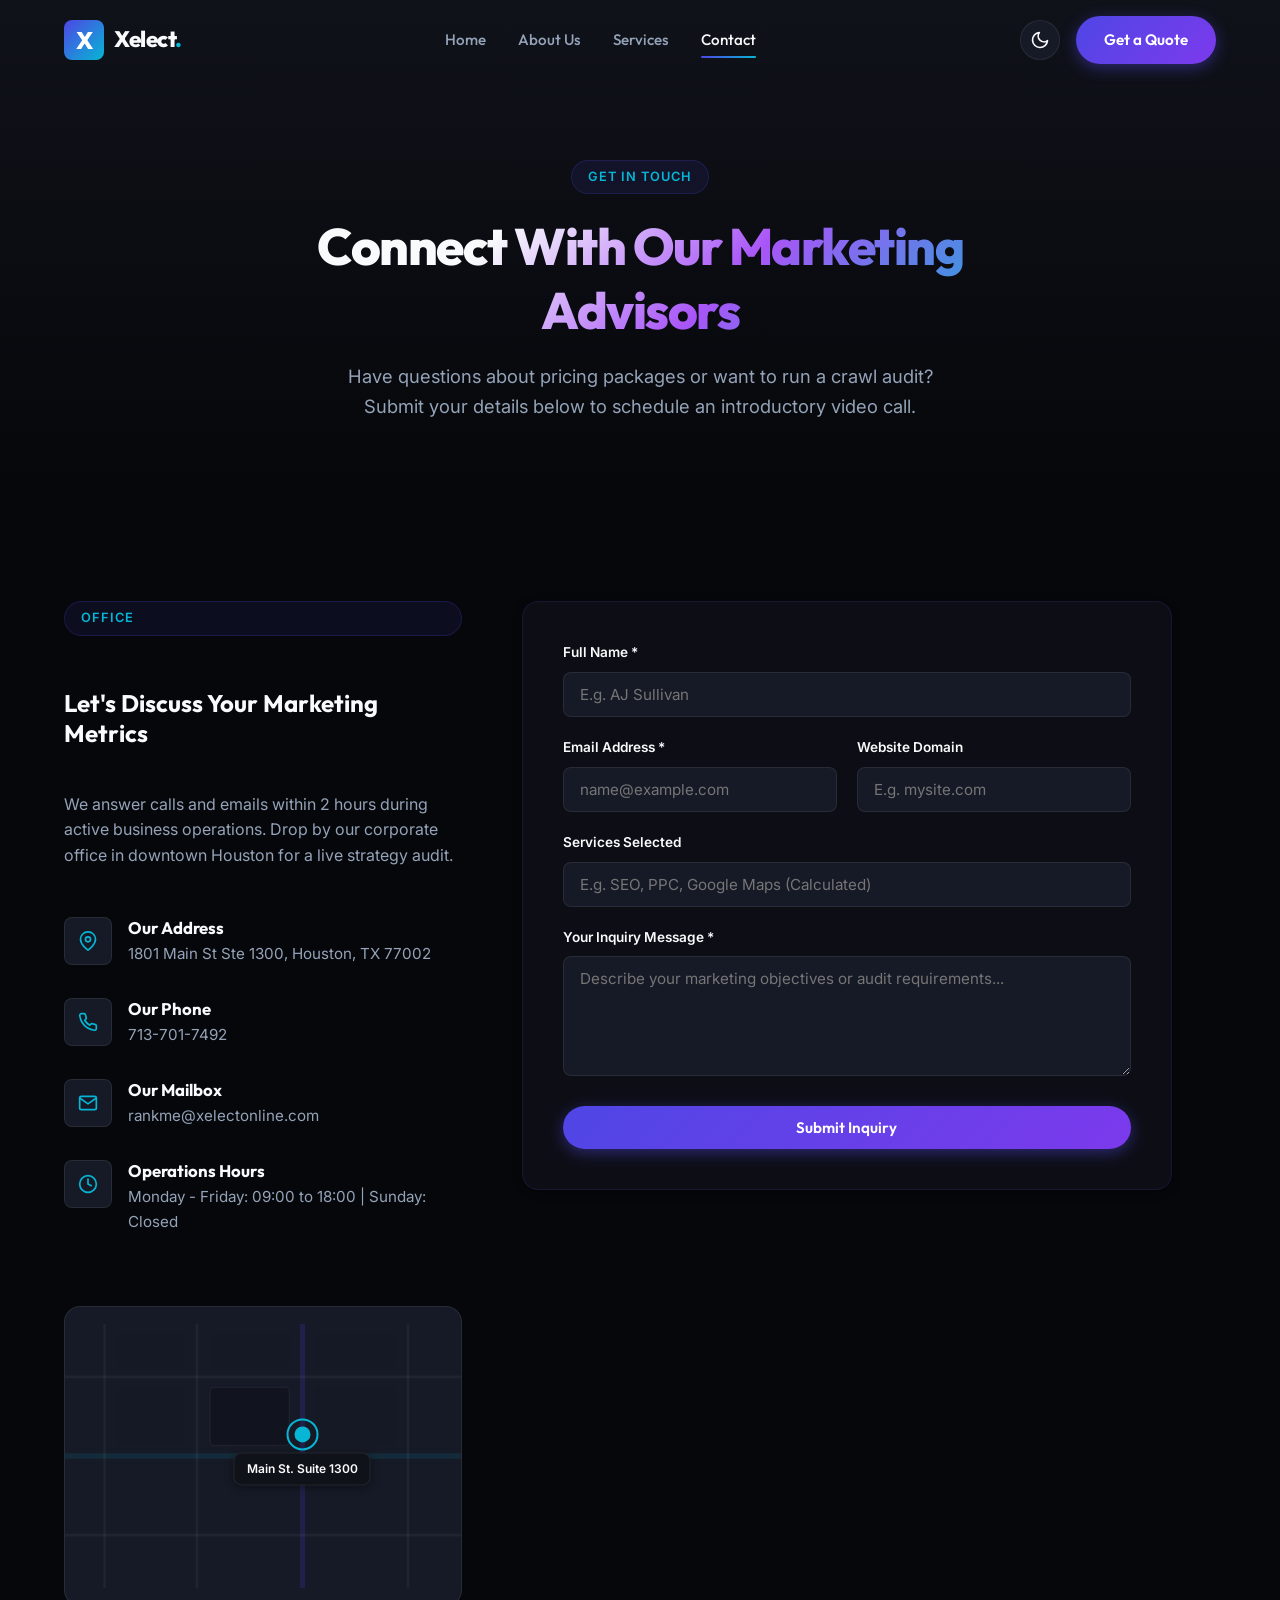
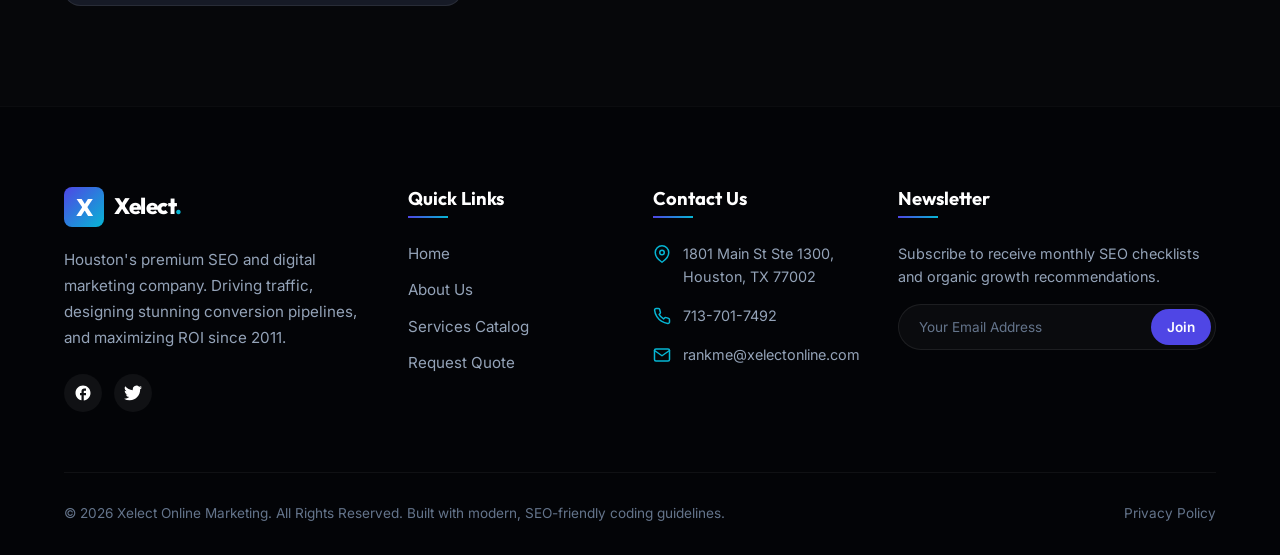
<file: contact.html>
<!DOCTYPE html>
<html lang="en">
<head>
    <meta charset="UTF-8">
    <meta name="viewport" content="width=device-width, initial-scale=1.0">
    <title>Contact Us | Xelect Online Marketing - Houston SEO Company</title>
    <meta name="description" content="Get in touch with Xelect Online Marketing. Contact our Houston SEO office at 713-701-7492 or request a custom digital marketing audit and quote online.">
    <link rel="stylesheet" href="style.css">
</head>
<body>

    <!-- ==========================================
       HEADER & NAVIGATION BAR
       ========================================== -->
    <header class="header">
        <div class="container">
            <a href="index.html" class="logo-wrapper" id="nav-logo">
                <div class="logo-icon">X</div>
                <div class="logo-text">Xelect<span>.</span></div>
            </a>
            
            <nav class="nav" id="main-nav" aria-label="Main Navigation">
                <a href="index.html" class="nav-link">Home</a>
                <a href="about.html" class="nav-link">About Us</a>
                <a href="services.html" class="nav-link">Services</a>
                <a href="contact.html" class="nav-link active">Contact</a>
            </nav>
            
            <div class="actions">
                <button class="theme-toggle" aria-label="Toggle Dark/Light Mode" id="theme-btn">
                    <svg class="moon-icon" width="20" height="20" viewBox="0 0 24 24" fill="none" stroke="currentColor" stroke-width="2" stroke-linecap="round" stroke-linejoin="round">
                        <path d="M21 12.79A9 9 0 1 1 11.21 3 7 7 0 0 0 21 12.79z"></path>
                    </svg>
                    <svg class="sun-icon" width="20" height="20" viewBox="0 0 24 24" fill="none" stroke="currentColor" stroke-width="2" stroke-linecap="round" stroke-linejoin="round">
                        <circle cx="12" cy="12" r="5"></circle>
                        <line x1="12" y1="1" x2="12" y2="3"></line>
                        <line x1="12" y1="21" x2="12" y2="23"></line>
                        <line x1="4.22" y1="4.22" x2="5.64" y2="5.64"></line>
                        <line x1="18.36" y1="18.36" x2="19.78" y2="19.78"></line>
                        <line x1="1" y1="12" x2="3" y2="12"></line>
                        <line x1="21" y1="12" x2="23" y2="12"></line>
                        <line x1="4.22" y1="19.78" x2="5.64" y2="18.36"></line>
                        <line x1="18.36" y1="5.64" x2="19.78" y2="4.22"></line>
                    </svg>
                </button>
                <a href="contact.html" class="btn btn-primary" id="header-cta-btn">Get a Quote</a>
                <div class="mobile-menu-btn" aria-label="Open Navigation Menu" id="mobile-toggle">
                    <span></span>
                    <span></span>
                    <span></span>
                </div>
            </div>
        </div>
    </header>

    <main id="main-content">
        <!-- ==========================================
           CONTACT HERO HEADER
           ========================================== -->
        <section class="about-hero" aria-label="Contact Header">
            <div class="container">
                <span class="badge">GET IN TOUCH</span>
                <h1 class="hero-title text-gradient" style="font-size: 3.2rem; max-width: 800px; margin: 0 auto 20px auto;">Connect With Our Marketing Advisors</h1>
                <p class="hero-description" style="margin: 0 auto; max-width: 600px;">Have questions about pricing packages or want to run a crawl audit? Submit your details below to schedule an introductory video call.</p>
            </div>
        </section>

        <!-- ==========================================
           CONTACT BODY GRID
           ========================================== -->
        <section class="section" aria-label="Contact Panel Grid">
            <div class="container">
                <div class="contact-grid">
                    
                    <!-- Contact Details & Map Mockup -->
                    <div class="contact-info-panel reveal">
                        <span class="badge">OFFICE</span>
                        <h2>Let's Discuss Your Marketing Metrics</h2>
                        <p style="margin-bottom: 16px;">We answer calls and emails within 2 hours during active business operations. Drop by our corporate office in downtown Houston for a live strategy audit.</p>
                        
                        <div class="contact-detail-card">
                            <div class="contact-detail-icon">
                                <svg width="20" height="20" viewBox="0 0 24 24" fill="none" stroke="currentColor" stroke-width="2" stroke-linecap="round" stroke-linejoin="round">
                                    <path d="M21 10c0 7-9 13-9 13s-9-6-9-13a9 9 0 0 1 18 0z"></path>
                                    <circle cx="12" cy="10" r="3"></circle>
                                </svg>
                            </div>
                            <div class="contact-detail-info">
                                <h4>Our Address</h4>
                                <p>1801 Main St Ste 1300, Houston, TX 77002</p>
                            </div>
                        </div>

                        <div class="contact-detail-card">
                            <div class="contact-detail-icon">
                                <svg width="20" height="20" viewBox="0 0 24 24" fill="none" stroke="currentColor" stroke-width="2" stroke-linecap="round" stroke-linejoin="round">
                                    <path d="M22 16.92v3a2 2 0 0 1-2.18 2 19.79 19.79 0 0 1-8.63-3.07 19.5 19.5 0 0 1-6-6 19.79 19.79 0 0 1-3.07-8.67A2 2 0 0 1 4.11 2h3a2 2 0 0 1 2 1.72 12.84 12.84 0 0 0 .7 2.81 2 2 0 0 1-.45 2.11L8.09 9.91a16 16 0 0 0 6 6l1.27-1.27a2 2 0 0 1 2.11-.45 12.84 12.84 0 0 0 2.81.7A2 2 0 0 1 22 16.92z"></path>
                                </svg>
                            </div>
                            <div class="contact-detail-info">
                                <h4>Our Phone</h4>
                                <p><a href="tel:713-701-7492">713-701-7492</a></p>
                            </div>
                        </div>

                        <div class="contact-detail-card">
                            <div class="contact-detail-icon">
                                <svg width="20" height="20" viewBox="0 0 24 24" fill="none" stroke="currentColor" stroke-width="2" stroke-linecap="round" stroke-linejoin="round">
                                    <path d="M4 4h16c1.1 0 2 .9 2 2v12c0 1.1-.9 2-2 2H4c-1.1 0-2-.9-2-2V6c0-1.1.9-2 2-2z"></path>
                                    <polyline points="22,6 12,13 2,6"></polyline>
                                </svg>
                            </div>
                            <div class="contact-detail-info">
                                <h4>Our Mailbox</h4>
                                <p><a href="mailto:rankme@xelectonline.com">rankme@xelectonline.com</a></p>
                            </div>
                        </div>

                        <div class="contact-detail-card">
                            <div class="contact-detail-icon">
                                <svg width="20" height="20" viewBox="0 0 24 24" fill="none" stroke="currentColor" stroke-width="2" stroke-linecap="round" stroke-linejoin="round">
                                    <circle cx="12" cy="12" r="10"></circle>
                                    <polyline points="12 6 12 12 16 14"></polyline>
                                </svg>
                            </div>
                            <div class="contact-detail-info">
                                <h4>Operations Hours</h4>
                                <p>Monday - Friday: 09:00 to 18:00 | Sunday: Closed</p>
                            </div>
                        </div>

                        <!-- Custom interactive vector SVG map of Houston corporate office -->
                        <div class="map-container">
                            <svg class="map-svg" viewBox="0 0 300 200" fill="none" xmlns="http://www.w3.org/2000/svg">
                                <!-- Grid Lines representing roads -->
                                <g stroke="var(--border-color)" stroke-width="2">
                                    <!-- Vertical Roads -->
                                    <line x1="30" y1="0" x2="30" y2="200" />
                                    <line x1="100" y1="0" x2="100" y2="200" />
                                    <line x1="180" y1="0" x2="180" y2="200" stroke-width="4" stroke="var(--primary)" opacity="0.3" /> <!-- Main St -->
                                    <line x1="260" y1="0" x2="260" y2="200" />
                                    <!-- Horizontal Roads -->
                                    <line x1="0" y1="40" x2="300" y2="40" />
                                    <line x1="0" y1="100" x2="300" y2="100" stroke-width="4" stroke="var(--accent)" opacity="0.2" />
                                    <line x1="0" y1="160" x2="300" y2="160" />
                                </g>
                                <!-- Building blocks representing Houston blocks -->
                                <rect x="40" y="8" width="50" height="24" rx="3" fill="var(--bg-surface-elevated)" opacity="0.8" />
                                <rect x="110" y="8" width="60" height="24" rx="3" fill="var(--bg-surface-elevated)" opacity="0.8" />
                                <rect x="190" y="8" width="60" height="24" rx="3" fill="var(--bg-surface-elevated)" opacity="0.8" />
                                <rect x="40" y="48" width="50" height="44" rx="3" fill="var(--bg-surface-elevated)" opacity="0.8" />
                                <rect x="110" y="48" width="60" height="44" rx="3" fill="var(--bg-surface)" stroke="var(--border-color)" />
                                <rect x="190" y="48" width="60" height="44" rx="3" fill="var(--bg-surface-elevated)" opacity="0.8" />
                            </svg>
                            <!-- Pinging Locator Marker -->
                            <div class="map-marker" style="top: 50%; left: 60%;">
                                <div class="map-pin"></div>
                                <div class="map-tooltip">Main St. Suite 1300</div>
                            </div>
                        </div>
                    </div>

                    <!-- Contact Form Panel -->
                    <div class="contact-form-panel reveal">
                        <div class="card glass" style="padding: 40px; border-color: var(--border-glow);">
                            <form id="contact-form-el" class="contact-form" aria-label="Customer Inquiry Form">
                                <div class="form-group">
                                    <label for="contact-name">Full Name *</label>
                                    <input type="text" id="contact-name" class="form-control" placeholder="E.g. AJ Sullivan" required>
                                </div>
                                <div class="form-row">
                                    <div class="form-group">
                                        <label for="contact-email">Email Address *</label>
                                        <input type="email" id="contact-email" class="form-control" placeholder="name@example.com" required>
                                    </div>
                                    <div class="form-group">
                                        <label for="contact-website">Website Domain</label>
                                        <input type="text" id="contact-website" class="form-control" placeholder="E.g. mysite.com">
                                    </div>
                                </div>
                                <div class="form-group">
                                    <label for="contact-services">Services Selected</label>
                                    <input type="text" id="contact-services" class="form-control" placeholder="E.g. SEO, PPC, Google Maps (Calculated)">
                                </div>
                                <div class="form-group">
                                    <label for="contact-message">Your Inquiry Message *</label>
                                    <textarea id="contact-message" class="form-control" placeholder="Describe your marketing objectives or audit requirements..." required></textarea>
                                </div>
                                <button type="submit" class="btn btn-primary" style="margin-top: 10px;">Submit Inquiry</button>
                            </form>

                            <!-- Success Modal State -->
                            <div class="form-success-overlay">
                                <div class="success-icon">✓</div>
                                <h3>Inquiry Received!</h3>
                                <p style="margin-bottom: 24px; font-size: 0.95rem; color: var(--text-secondary);">An advisor will analyze your domain specifications and email you a calendar invitation within 2 hours.</p>
                                <button id="success-close-btn" class="btn btn-secondary">Close Message</button>
                            </div>
                        </div>
                    </div>
                </div>
            </div>
        </section>
    </main>

    <!-- ==========================================
       FOOTER SECTION
       ========================================== -->
    <footer class="footer">
        <div class="container">
            <div class="footer-grid">
                <div class="footer-col footer-about">
                    <a href="index.html" class="logo-wrapper" style="margin-bottom: 20px;">
                        <div class="logo-icon">X</div>
                        <div class="logo-text" style="color: #ffffff;">Xelect<span>.</span></div>
                    </a>
                    <p>Houston's premium SEO and digital marketing company. Driving traffic, designing stunning conversion pipelines, and maximizing ROI since 2011.</p>
                    <div class="footer-socials">
                        <a href="https://facebook.com/" class="footer-social-link" aria-label="Facebook Link">
                            <svg width="18" height="18" fill="currentColor" viewBox="0 0 24 24">
                                <path d="M22 12c0-5.52-4.48-10-10-10S2 6.48 2 12c0 4.84 3.44 8.87 8 9.8V15H8v-3h2V9.5C10 7.57 11.57 6 13.5 6H16v3h-2c-.55 0-1 .45-1 1v2h3v3h-3v6.95c5.05-.5 9-4.76 9-9.95z"></path>
                            </svg>
                        </a>
                        <a href="https://twitter.com/" class="footer-social-link" aria-label="Twitter Link">
                            <svg width="18" height="18" fill="currentColor" viewBox="0 0 24 24">
                                <path d="M23.95 4.57a10 10 0 01-2.82.78 4.96 4.96 0 002.16-2.72c-.95.55-2 .95-3.12 1.17a4.92 4.92 0 00-8.38 4.48c-4.1-.2-7.7-2.17-10.13-5.14A4.92 4.92 0 003.3 9.6c-.84-.03-1.63-.26-2.33-.64v.06a4.92 4.92 0 003.95 4.82c-.45.12-.92.18-1.4.18a5 5 0 01-1.1-.1 4.93 4.93 0 004.6 3.42A9.9 9.9 0 010 19.54a13.9 13.9 0 007.55 2.2c9.06 0 14-7.5 14-14v-.64a10 10 0 002.4-2.53z"></path>
                            </svg>
                        </a>
                    </div>
                </div>
                
                <div class="footer-col">
                    <h3>Quick Links</h3>
                    <ul class="footer-links-list">
                        <li><a href="index.html">Home</a></li>
                        <li><a href="about.html">About Us</a></li>
                        <li><a href="services.html">Services Catalog</a></li>
                        <li><a href="contact.html">Request Quote</a></li>
                    </ul>
                </div>
                
                <div class="footer-col">
                    <h3>Contact Us</h3>
                    <ul class="footer-contact-list">
                        <li>
                            <svg width="18" height="18" viewBox="0 0 24 24" fill="none" stroke="currentColor" stroke-width="2" stroke-linecap="round" stroke-linejoin="round">
                                <path d="M21 10c0 7-9 13-9 13s-9-6-9-13a9 9 0 0 1 18 0z"></path>
                                <circle cx="12" cy="10" r="3"></circle>
                            </svg>
                            <span>1801 Main St Ste 1300, Houston, TX 77002</span>
                        </li>
                        <li>
                            <svg width="18" height="18" viewBox="0 0 24 24" fill="none" stroke="currentColor" stroke-width="2" stroke-linecap="round" stroke-linejoin="round">
                                <path d="M22 16.92v3a2 2 0 0 1-2.18 2 19.79 19.79 0 0 1-8.63-3.07 19.5 19.5 0 0 1-6-6 19.79 19.79 0 0 1-3.07-8.67A2 2 0 0 1 4.11 2h3a2 2 0 0 1 2 1.72 12.84 12.84 0 0 0 .7 2.81 2 2 0 0 1-.45 2.11L8.09 9.91a16 16 0 0 0 6 6l1.27-1.27a2 2 0 0 1 2.11-.45 12.84 12.84 0 0 0 2.81.7A2 2 0 0 1 22 16.92z"></path>
                            </svg>
                            <span>713-701-7492</span>
                        </li>
                        <li>
                            <svg width="18" height="18" viewBox="0 0 24 24" fill="none" stroke="currentColor" stroke-width="2" stroke-linecap="round" stroke-linejoin="round">
                                <path d="M4 4h16c1.1 0 2 .9 2 2v12c0 1.1-.9 2-2 2H4c-1.1 0-2-.9-2-2V6c0-1.1.9-2 2-2z"></path>
                                <polyline points="22,6 12,13 2,6"></polyline>
                            </svg>
                            <span>rankme@xelectonline.com</span>
                        </li>
                    </ul>
                </div>
                
                <div class="footer-col footer-newsletter">
                    <h3>Newsletter</h3>
                    <p>Subscribe to receive monthly SEO checklists and organic growth recommendations.</p>
                    <form class="newsletter-form" aria-label="Newsletter Subscription Form" onsubmit="event.preventDefault(); alert('Thank you for subscribing!'); this.reset();">
                        <input type="email" class="newsletter-input" placeholder="Your Email Address" aria-label="Email for newsletter signup" required>
                        <button type="submit" class="newsletter-btn">Join</button>
                    </form>
                </div>
            </div>
            
            <div class="footer-bottom">
                <p>&copy; 2026 Xelect Online Marketing. All Rights Reserved. Built with modern, SEO-friendly coding guidelines.</p>
                <div class="footer-bottom-links">
                    <a href="privacy.html">Privacy Policy</a>
                </div>
            </div>
        </div>
    </footer>

    <!-- Scripts -->
    <script src="main.js"></script>
</body>
</html>
</file>
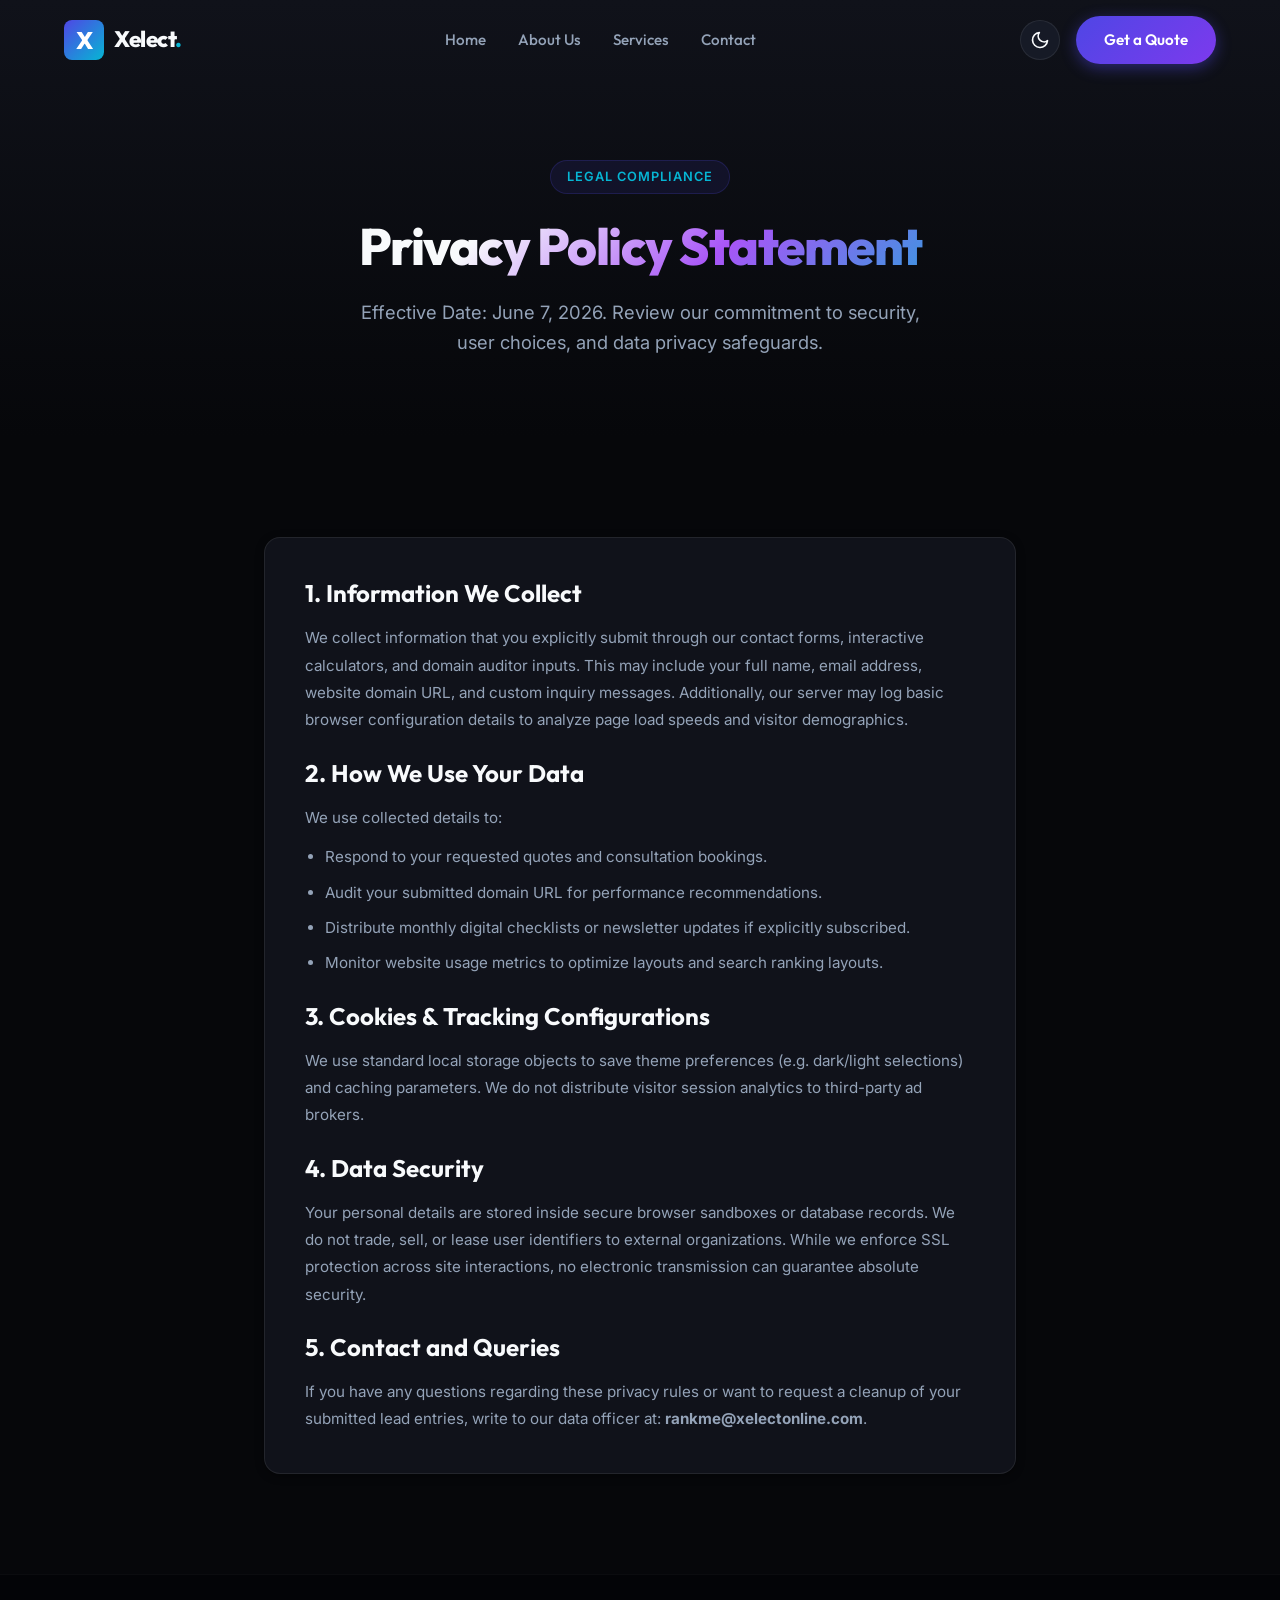
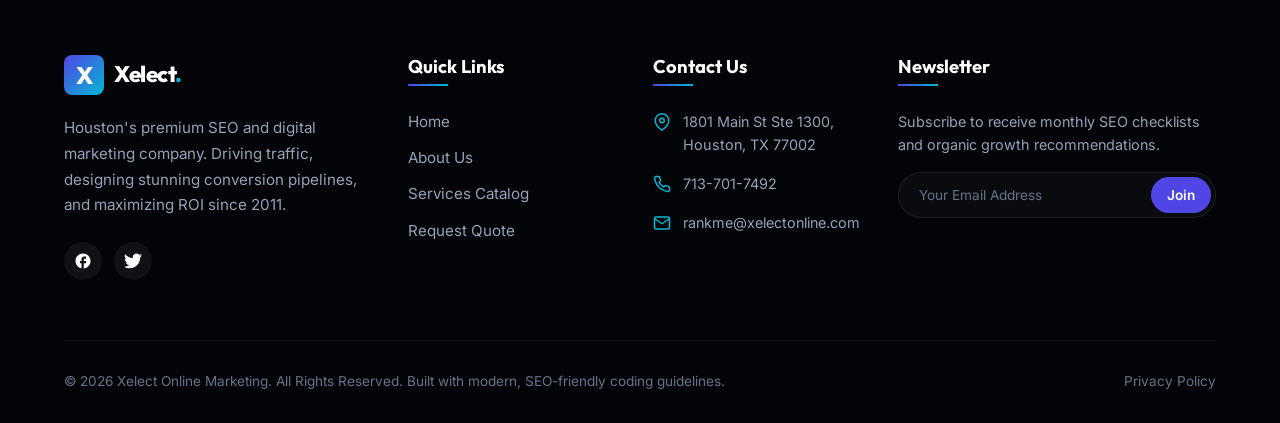
<file: privacy.html>
<!DOCTYPE html>
<html lang="en">
<head>
    <meta charset="UTF-8">
    <meta name="viewport" content="width=device-width, initial-scale=1.0">
    <title>Privacy Policy | Xelect Online Marketing - Houston SEO Company</title>
    <meta name="description" content="Read the Privacy Policy of Xelect Online Marketing. Understand how we collect, store, and protect user data during our marketing audits and optimization consultations.">
    <link rel="stylesheet" href="style.css">
</head>
<body>

    <!-- ==========================================
       HEADER & NAVIGATION BAR
       ========================================== -->
    <header class="header">
        <div class="container">
            <a href="index.html" class="logo-wrapper" id="nav-logo">
                <div class="logo-icon">X</div>
                <div class="logo-text">Xelect<span>.</span></div>
            </a>
            
            <nav class="nav" id="main-nav" aria-label="Main Navigation">
                <a href="index.html" class="nav-link">Home</a>
                <a href="about.html" class="nav-link">About Us</a>
                <a href="services.html" class="nav-link">Services</a>
                <a href="contact.html" class="nav-link">Contact</a>
            </nav>
            
            <div class="actions">
                <button class="theme-toggle" aria-label="Toggle Dark/Light Mode" id="theme-btn">
                    <svg class="moon-icon" width="20" height="20" viewBox="0 0 24 24" fill="none" stroke="currentColor" stroke-width="2" stroke-linecap="round" stroke-linejoin="round">
                        <path d="M21 12.79A9 9 0 1 1 11.21 3 7 7 0 0 0 21 12.79z"></path>
                    </svg>
                    <svg class="sun-icon" width="20" height="20" viewBox="0 0 24 24" fill="none" stroke="currentColor" stroke-width="2" stroke-linecap="round" stroke-linejoin="round">
                        <circle cx="12" cy="12" r="5"></circle>
                        <line x1="12" y1="1" x2="12" y2="3"></line>
                        <line x1="12" y1="21" x2="12" y2="23"></line>
                        <line x1="4.22" y1="4.22" x2="5.64" y2="5.64"></line>
                        <line x1="18.36" y1="18.36" x2="19.78" y2="19.78"></line>
                        <line x1="1" y1="12" x2="3" y2="12"></line>
                        <line x1="21" y1="12" x2="23" y2="12"></line>
                        <line x1="4.22" y1="19.78" x2="5.64" y2="18.36"></line>
                        <line x1="18.36" y1="5.64" x2="19.78" y2="4.22"></line>
                    </svg>
                </button>
                <a href="contact.html" class="btn btn-primary" id="header-cta-btn">Get a Quote</a>
                <div class="mobile-menu-btn" aria-label="Open Navigation Menu" id="mobile-toggle">
                    <span></span>
                    <span></span>
                    <span></span>
                </div>
            </div>
        </div>
    </header>

    <main id="main-content">
        <!-- ==========================================
           PRIVACY POLICY HERO HEADER
           ========================================== -->
        <section class="about-hero" aria-label="Privacy Header">
            <div class="container">
                <span class="badge">LEGAL COMPLIANCE</span>
                <h1 class="hero-title text-gradient" style="font-size: 3.2rem; max-width: 800px; margin: 0 auto 20px auto;">Privacy Policy Statement</h1>
                <p class="hero-description" style="margin: 0 auto; max-width: 600px;">Effective Date: June 7, 2026. Review our commitment to security, user choices, and data privacy safeguards.</p>
            </div>
        </section>

        <!-- ==========================================
           PRIVACY POLICY DETAILS
           ========================================== -->
        <section class="section" aria-label="Privacy Details">
            <div class="container" style="max-width: 800px;">
                <div class="card reveal" style="padding: 40px; line-height: 1.8;">
                    <h2 style="font-size: 1.5rem; margin-bottom: 16px;">1. Information We Collect</h2>
                    <p style="margin-bottom: 24px; font-size: 0.95rem;">We collect information that you explicitly submit through our contact forms, interactive calculators, and domain auditor inputs. This may include your full name, email address, website domain URL, and custom inquiry messages. Additionally, our server may log basic browser configuration details to analyze page load speeds and visitor demographics.</p>

                    <h2 style="font-size: 1.5rem; margin-bottom: 16px;">2. How We Use Your Data</h2>
                    <p style="margin-bottom: 12px; font-size: 0.95rem;">We use collected details to:</p>
                    <ul style="list-style-type: disc; margin-left: 20px; margin-bottom: 24px; font-size: 0.95rem; display: flex; flex-direction: column; gap: 8px;">
                        <li>Respond to your requested quotes and consultation bookings.</li>
                        <li>Audit your submitted domain URL for performance recommendations.</li>
                        <li>Distribute monthly digital checklists or newsletter updates if explicitly subscribed.</li>
                        <li>Monitor website usage metrics to optimize layouts and search ranking layouts.</li>
                    </ul>

                    <h2 style="font-size: 1.5rem; margin-bottom: 16px;">3. Cookies & Tracking Configurations</h2>
                    <p style="margin-bottom: 24px; font-size: 0.95rem;">We use standard local storage objects to save theme preferences (e.g. dark/light selections) and caching parameters. We do not distribute visitor session analytics to third-party ad brokers.</p>

                    <h2 style="font-size: 1.5rem; margin-bottom: 16px;">4. Data Security</h2>
                    <p style="margin-bottom: 24px; font-size: 0.95rem;">Your personal details are stored inside secure browser sandboxes or database records. We do not trade, sell, or lease user identifiers to external organizations. While we enforce SSL protection across site interactions, no electronic transmission can guarantee absolute security.</p>

                    <h2 style="font-size: 1.5rem; margin-bottom: 16px;">5. Contact and Queries</h2>
                    <p style="font-size: 0.95rem;">If you have any questions regarding these privacy rules or want to request a cleanup of your submitted lead entries, write to our data officer at: <strong>rankme@xelectonline.com</strong>.</p>
                </div>
            </div>
        </section>
    </main>

    <!-- ==========================================
       FOOTER SECTION
       ========================================== -->
    <footer class="footer">
        <div class="container">
            <div class="footer-grid">
                <div class="footer-col footer-about">
                    <a href="index.html" class="logo-wrapper" style="margin-bottom: 20px;">
                        <div class="logo-icon">X</div>
                        <div class="logo-text" style="color: #ffffff;">Xelect<span>.</span></div>
                    </a>
                    <p>Houston's premium SEO and digital marketing company. Driving traffic, designing stunning conversion pipelines, and maximizing ROI since 2011.</p>
                    <div class="footer-socials">
                        <a href="https://facebook.com/" class="footer-social-link" aria-label="Facebook Link">
                            <svg width="18" height="18" fill="currentColor" viewBox="0 0 24 24">
                                <path d="M22 12c0-5.52-4.48-10-10-10S2 6.48 2 12c0 4.84 3.44 8.87 8 9.8V15H8v-3h2V9.5C10 7.57 11.57 6 13.5 6H16v3h-2c-.55 0-1 .45-1 1v2h3v3h-3v6.95c5.05-.5 9-4.76 9-9.95z"></path>
                            </svg>
                        </a>
                        <a href="https://twitter.com/" class="footer-social-link" aria-label="Twitter Link">
                            <svg width="18" height="18" fill="currentColor" viewBox="0 0 24 24">
                                <path d="M23.95 4.57a10 10 0 01-2.82.78 4.96 4.96 0 002.16-2.72c-.95.55-2 .95-3.12 1.17a4.92 4.92 0 00-8.38 4.48c-4.1-.2-7.7-2.17-10.13-5.14A4.92 4.92 0 003.3 9.6c-.84-.03-1.63-.26-2.33-.64v.06a4.92 4.92 0 003.95 4.82c-.45.12-.92.18-1.4.18a5 5 0 01-1.1-.1 4.93 4.93 0 004.6 3.42A9.9 9.9 0 010 19.54a13.9 13.9 0 007.55 2.2c9.06 0 14-7.5 14-14v-.64a10 10 0 002.4-2.53z"></path>
                            </svg>
                        </a>
                    </div>
                </div>
                
                <div class="footer-col">
                    <h3>Quick Links</h3>
                    <ul class="footer-links-list">
                        <li><a href="index.html">Home</a></li>
                        <li><a href="about.html">About Us</a></li>
                        <li><a href="services.html">Services Catalog</a></li>
                        <li><a href="contact.html">Request Quote</a></li>
                    </ul>
                </div>
                
                <div class="footer-col">
                    <h3>Contact Us</h3>
                    <ul class="footer-contact-list">
                        <li>
                            <svg width="18" height="18" viewBox="0 0 24 24" fill="none" stroke="currentColor" stroke-width="2" stroke-linecap="round" stroke-linejoin="round">
                                <path d="M21 10c0 7-9 13-9 13s-9-6-9-13a9 9 0 0 1 18 0z"></path>
                                <circle cx="12" cy="10" r="3"></circle>
                            </svg>
                            <span>1801 Main St Ste 1300, Houston, TX 77002</span>
                        </li>
                        <li>
                            <svg width="18" height="18" viewBox="0 0 24 24" fill="none" stroke="currentColor" stroke-width="2" stroke-linecap="round" stroke-linejoin="round">
                                <path d="M22 16.92v3a2 2 0 0 1-2.18 2 19.79 19.79 0 0 1-8.63-3.07 19.5 19.5 0 0 1-6-6 19.79 19.79 0 0 1-3.07-8.67A2 2 0 0 1 4.11 2h3a2 2 0 0 1 2 1.72 12.84 12.84 0 0 0 .7 2.81 2 2 0 0 1-.45 2.11L8.09 9.91a16 16 0 0 0 6 6l1.27-1.27a2 2 0 0 1 2.11-.45 12.84 12.84 0 0 0 2.81.7A2 2 0 0 1 22 16.92z"></path>
                            </svg>
                            <span>713-701-7492</span>
                        </li>
                        <li>
                            <svg width="18" height="18" viewBox="0 0 24 24" fill="none" stroke="currentColor" stroke-width="2" stroke-linecap="round" stroke-linejoin="round">
                                <path d="M4 4h16c1.1 0 2 .9 2 2v12c0 1.1-.9 2-2 2H4c-1.1 0-2-.9-2-2V6c0-1.1.9-2 2-2z"></path>
                                <polyline points="22,6 12,13 2,6"></polyline>
                            </svg>
                            <span>rankme@xelectonline.com</span>
                        </li>
                    </ul>
                </div>
                
                <div class="footer-col footer-newsletter">
                    <h3>Newsletter</h3>
                    <p>Subscribe to receive monthly SEO checklists and organic growth recommendations.</p>
                    <form class="newsletter-form" aria-label="Newsletter Subscription Form" onsubmit="event.preventDefault(); alert('Thank you for subscribing!'); this.reset();">
                        <input type="email" class="newsletter-input" placeholder="Your Email Address" aria-label="Email for newsletter signup" required>
                        <button type="submit" class="newsletter-btn">Join</button>
                    </form>
                </div>
            </div>
            
            <div class="footer-bottom">
                <p>&copy; 2026 Xelect Online Marketing. All Rights Reserved. Built with modern, SEO-friendly coding guidelines.</p>
                <div class="footer-bottom-links">
                    <a href="privacy.html">Privacy Policy</a>
                </div>
            </div>
        </div>
    </footer>

    <!-- Scripts -->
    <script src="main.js"></script>
</body>
</html>
</file>
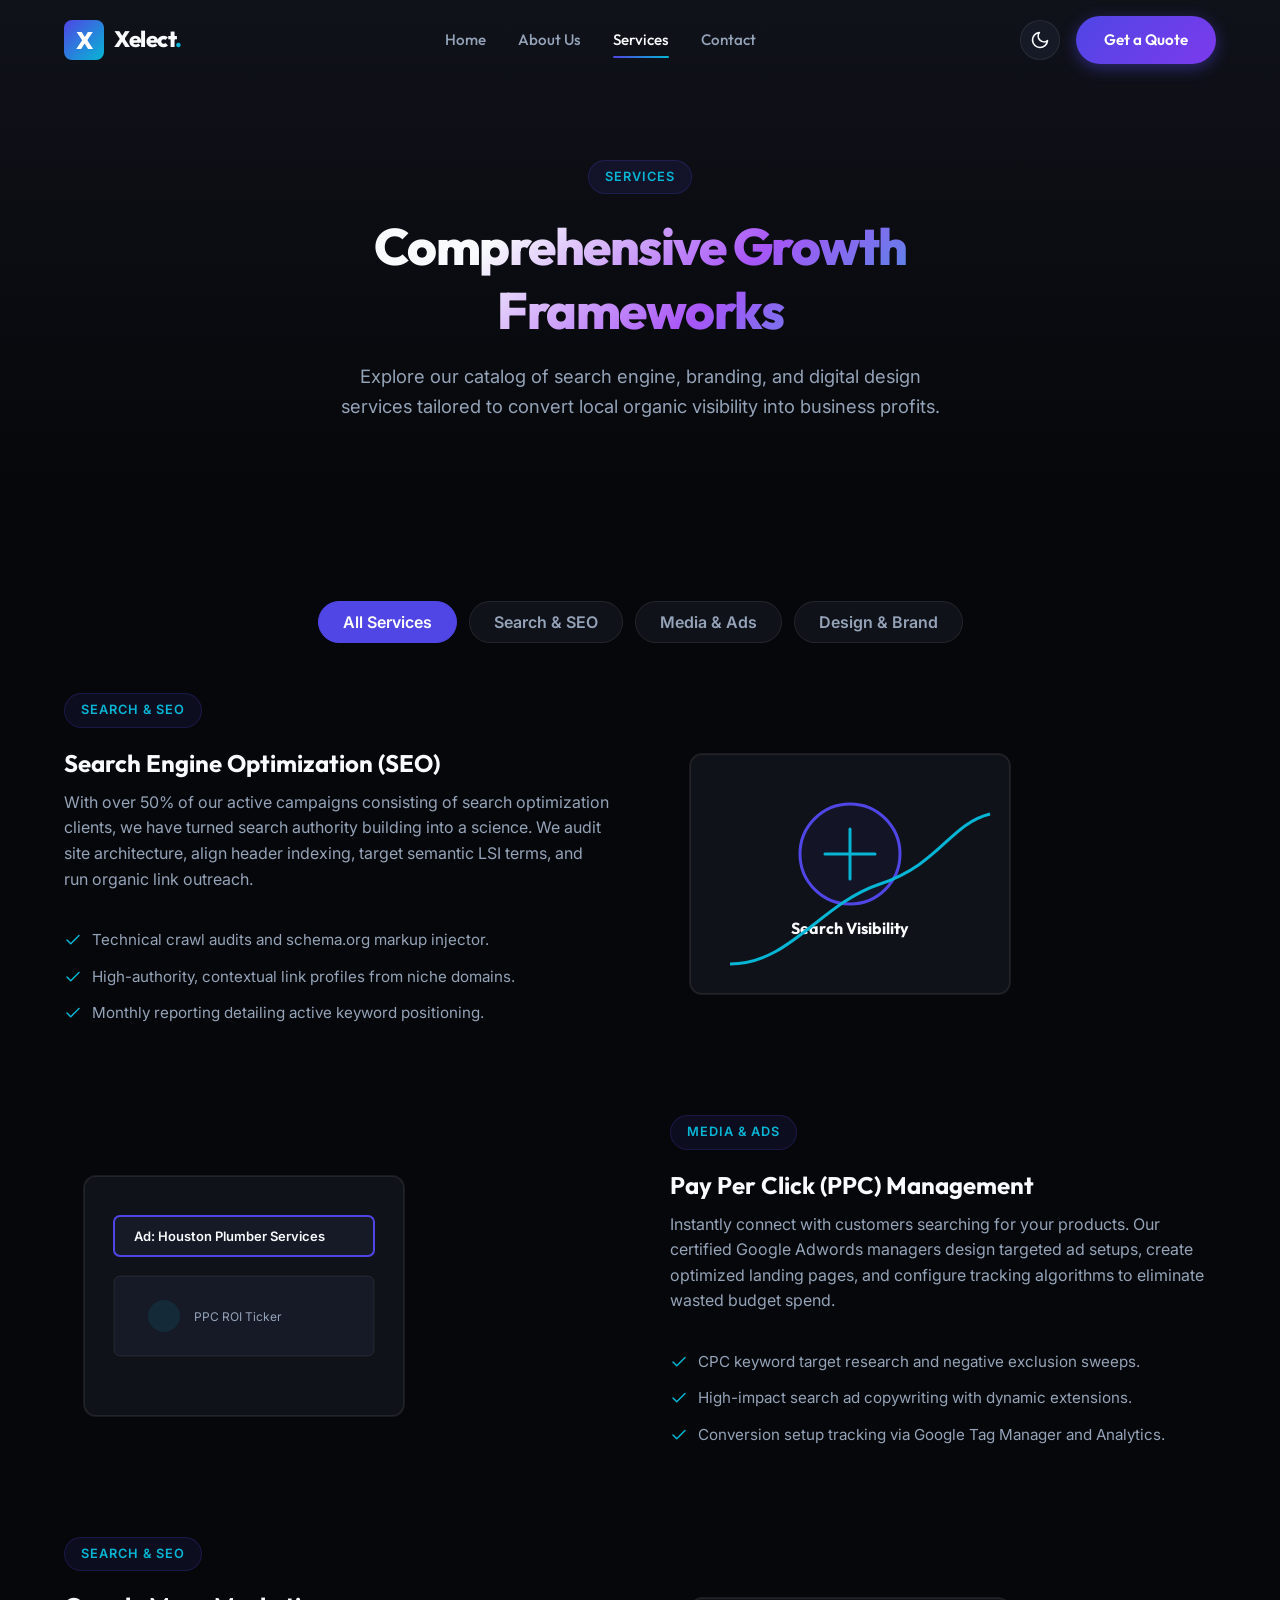
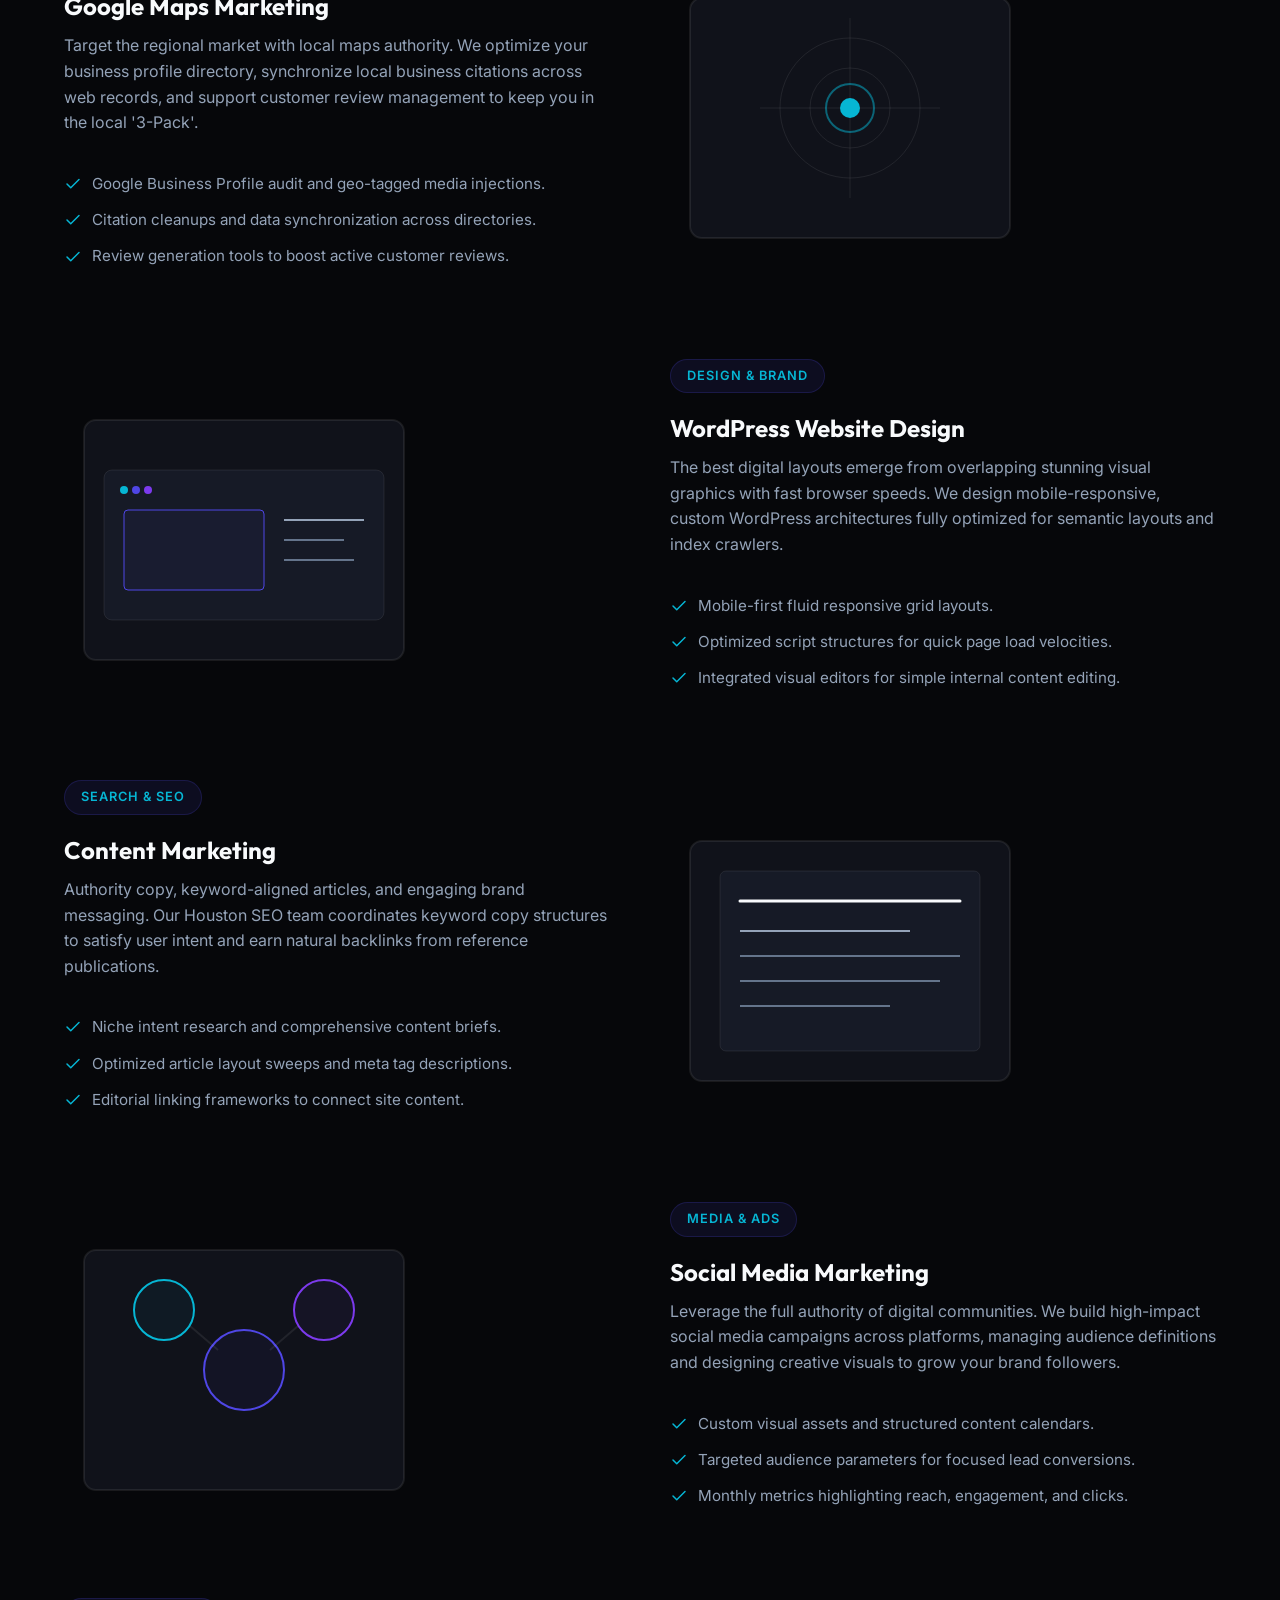
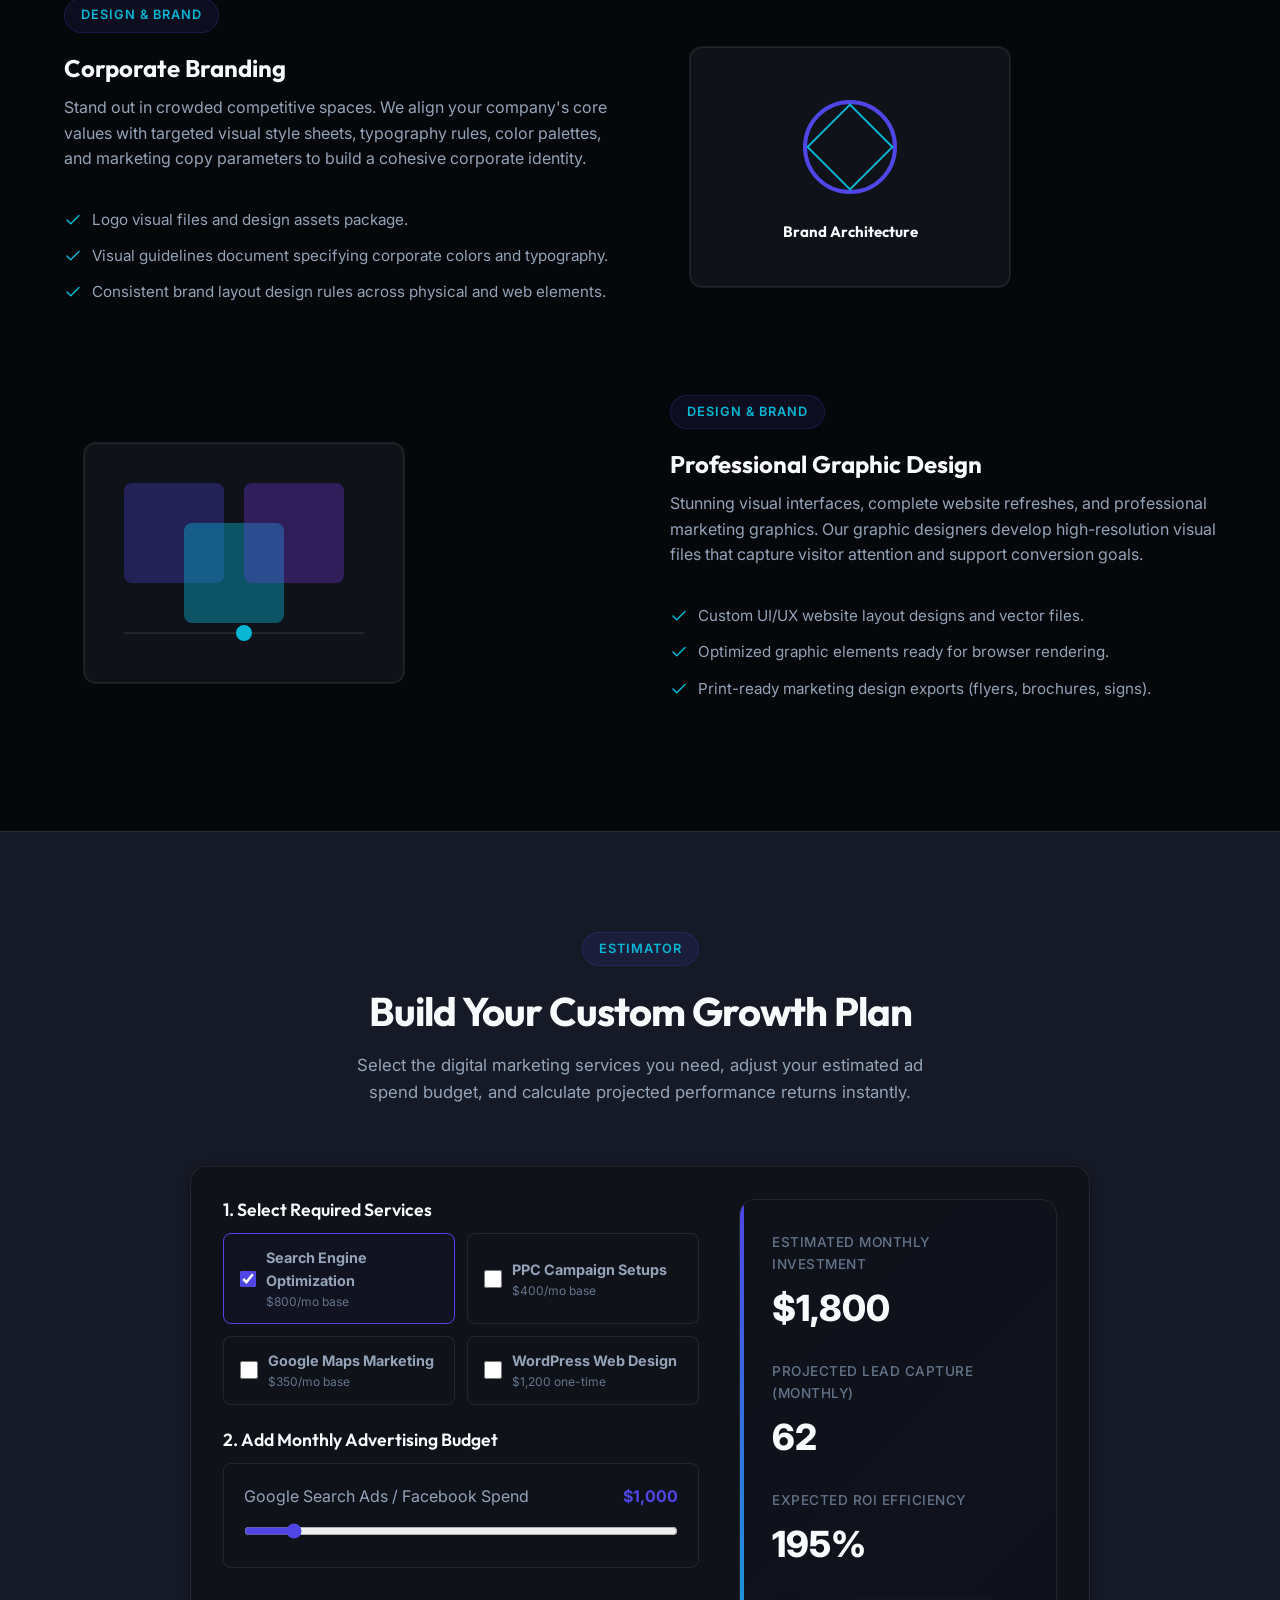
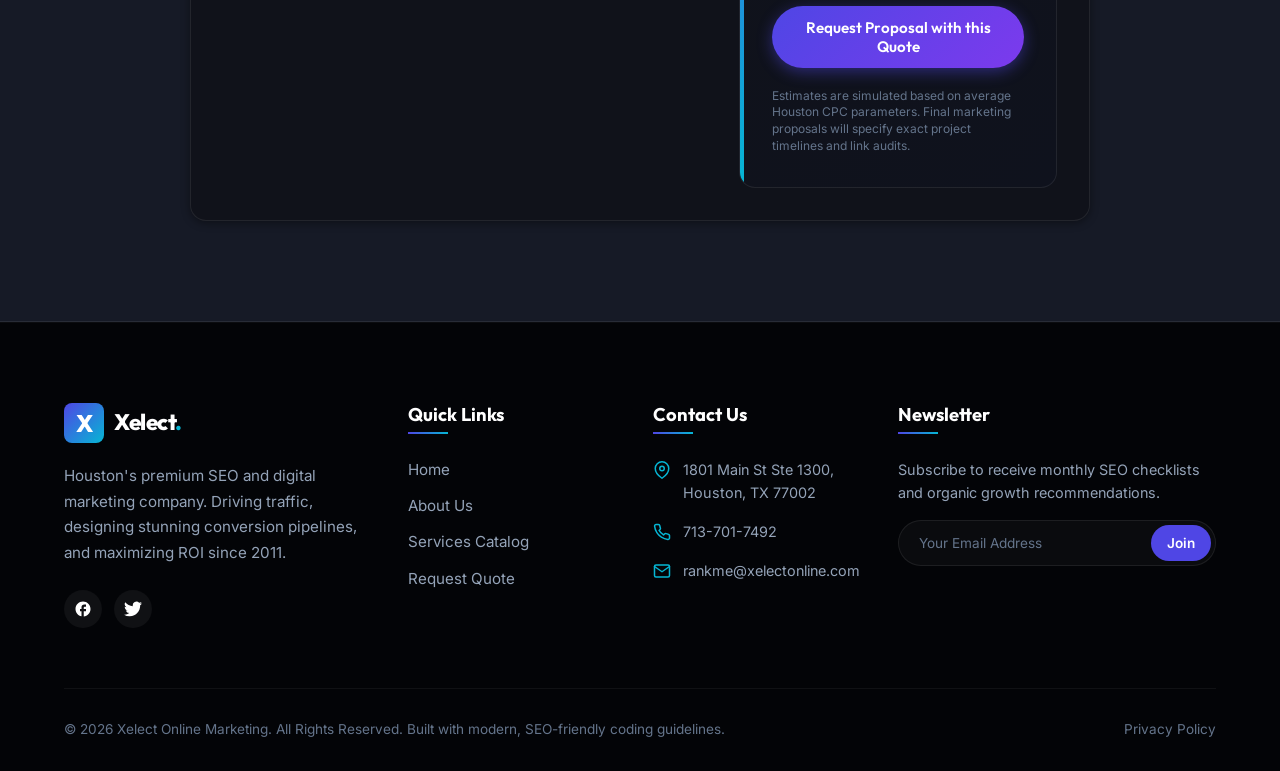
<file: services.html>
<!DOCTYPE html>
<html lang="en">
<head>
    <meta charset="UTF-8">
    <meta name="viewport" content="width=device-width, initial-scale=1.0">
    <title>Services | Xelect Online Marketing - Houston SEO Company</title>
    <meta name="description" content="View our digital marketing and SEO services. We offer search engine optimization, Adwords PPC management, Google Maps marketing, content writing, and custom WordPress website design.">
    <link rel="stylesheet" href="style.css">
</head>
<body>

    <!-- ==========================================
       HEADER & NAVIGATION BAR
       ========================================== -->
    <header class="header">
        <div class="container">
            <a href="index.html" class="logo-wrapper" id="nav-logo">
                <div class="logo-icon">X</div>
                <div class="logo-text">Xelect<span>.</span></div>
            </a>
            
            <nav class="nav" id="main-nav" aria-label="Main Navigation">
                <a href="index.html" class="nav-link">Home</a>
                <a href="about.html" class="nav-link">About Us</a>
                <a href="services.html" class="nav-link active">Services</a>
                <a href="contact.html" class="nav-link">Contact</a>
            </nav>
            
            <div class="actions">
                <button class="theme-toggle" aria-label="Toggle Dark/Light Mode" id="theme-btn">
                    <svg class="moon-icon" width="20" height="20" viewBox="0 0 24 24" fill="none" stroke="currentColor" stroke-width="2" stroke-linecap="round" stroke-linejoin="round">
                        <path d="M21 12.79A9 9 0 1 1 11.21 3 7 7 0 0 0 21 12.79z"></path>
                    </svg>
                    <svg class="sun-icon" width="20" height="20" viewBox="0 0 24 24" fill="none" stroke="currentColor" stroke-width="2" stroke-linecap="round" stroke-linejoin="round">
                        <circle cx="12" cy="12" r="5"></circle>
                        <line x1="12" y1="1" x2="12" y2="3"></line>
                        <line x1="12" y1="21" x2="12" y2="23"></line>
                        <line x1="4.22" y1="4.22" x2="5.64" y2="5.64"></line>
                        <line x1="18.36" y1="18.36" x2="19.78" y2="19.78"></line>
                        <line x1="1" y1="12" x2="3" y2="12"></line>
                        <line x1="21" y1="12" x2="23" y2="12"></line>
                        <line x1="4.22" y1="19.78" x2="5.64" y2="18.36"></line>
                        <line x1="18.36" y1="5.64" x2="19.78" y2="4.22"></line>
                    </svg>
                </button>
                <a href="contact.html" class="btn btn-primary" id="header-cta-btn">Get a Quote</a>
                <div class="mobile-menu-btn" aria-label="Open Navigation Menu" id="mobile-toggle">
                    <span></span>
                    <span></span>
                    <span></span>
                </div>
            </div>
        </div>
    </header>

    <main id="main-content">
        <!-- ==========================================
           SERVICES HERO HEADER
           ========================================== -->
        <section class="about-hero" aria-label="Services Header">
            <div class="container">
                <span class="badge">SERVICES</span>
                <h1 class="hero-title text-gradient" style="font-size: 3.2rem; max-width: 800px; margin: 0 auto 20px auto;">Comprehensive Growth Frameworks</h1>
                <p class="hero-description" style="margin: 0 auto; max-width: 600px;">Explore our catalog of search engine, branding, and digital design services tailored to convert local organic visibility into business profits.</p>
            </div>
        </section>

        <!-- ==========================================
           SERVICES TABS & DETAILED CATALOG
           ========================================== -->
        <section class="section" aria-label="Detailed Services Catalog">
            <div class="container">
                <!-- Tab Buttons -->
                <div class="services-tabs reveal">
                    <button class="tab-btn active" data-category="all">All Services</button>
                    <button class="tab-btn" data-category="search">Search & SEO</button>
                    <button class="tab-btn" data-category="ads">Media & Ads</button>
                    <button class="tab-btn" data-category="design">Design & Brand</button>
                </div>

                <!-- Detailed Services List -->
                <div class="services-list-detail">
                    
                    <!-- Service 1: SEO (Search) -->
                    <div class="service-detail-item reveal" data-category="search">
                        <div class="service-detail-content">
                            <span class="badge">SEARCH & SEO</span>
                            <h2>Search Engine Optimization (SEO)</h2>
                            <p style="margin-bottom: 16px;">With over 50% of our active campaigns consisting of search optimization clients, we have turned search authority building into a science. We audit site architecture, align header indexing, target semantic LSI terms, and run organic link outreach.</p>
                            <ul class="service-features-list">
                                <li>
                                    <svg width="18" height="18" viewBox="0 0 24 24" fill="none" stroke="currentColor" stroke-width="2" stroke-linecap="round" stroke-linejoin="round"><polyline points="20 6 9 17 4 12"></polyline></svg>
                                    Technical crawl audits and schema.org markup injector.
                                </li>
                                <li>
                                    <svg width="18" height="18" viewBox="0 0 24 24" fill="none" stroke="currentColor" stroke-width="2" stroke-linecap="round" stroke-linejoin="round"><polyline points="20 6 9 17 4 12"></polyline></svg>
                                    High-authority, contextual link profiles from niche domains.
                                </li>
                                <li>
                                    <svg width="18" height="18" viewBox="0 0 24 24" fill="none" stroke="currentColor" stroke-width="2" stroke-linecap="round" stroke-linejoin="round"><polyline points="20 6 9 17 4 12"></polyline></svg>
                                    Monthly reporting detailing active keyword positioning.
                                </li>
                            </ul>
                        </div>
                        <div class="service-detail-graphic">
                            <!-- Custom SVG graphic for SEO -->
                            <svg width="360" height="280" viewBox="0 0 360 280" fill="none" xmlns="http://www.w3.org/2000/svg">
                                <rect x="20" y="20" width="320" height="240" rx="12" fill="var(--bg-surface)" stroke="var(--border-color)" stroke-width="2" />
                                <circle cx="180" cy="120" r="50" fill="rgba(79, 70, 229, 0.05)" stroke="var(--primary)" stroke-width="3" />
                                <path d="M180 95 L180 145 M155 120 L205 120" stroke="var(--accent)" stroke-width="3" stroke-linecap="round" />
                                <text x="180" y="200" text-anchor="middle" fill="var(--text-primary)" font-weight="700" font-family="var(--font-heading)" font-size="16">Search Visibility</text>
                                <path d="M 60 230 C 120 230 150 170 210 150 C 270 130 280 90 320 80" fill="none" stroke="var(--accent)" stroke-width="3" />
                            </svg>
                        </div>
                    </div>

                    <!-- Service 2: PPC Management (Ads) -->
                    <div class="service-detail-item reveal" data-category="ads">
                        <div class="service-detail-content">
                            <span class="badge">MEDIA & ADS</span>
                            <h2>Pay Per Click (PPC) Management</h2>
                            <p style="margin-bottom: 16px;">Instantly connect with customers searching for your products. Our certified Google Adwords managers design targeted ad setups, create optimized landing pages, and configure tracking algorithms to eliminate wasted budget spend.</p>
                            <ul class="service-features-list">
                                <li>
                                    <svg width="18" height="18" viewBox="0 0 24 24" fill="none" stroke="currentColor" stroke-width="2" stroke-linecap="round" stroke-linejoin="round"><polyline points="20 6 9 17 4 12"></polyline></svg>
                                    CPC keyword target research and negative exclusion sweeps.
                                </li>
                                <li>
                                    <svg width="18" height="18" viewBox="0 0 24 24" fill="none" stroke="currentColor" stroke-width="2" stroke-linecap="round" stroke-linejoin="round"><polyline points="20 6 9 17 4 12"></polyline></svg>
                                    High-impact search ad copywriting with dynamic extensions.
                                </li>
                                <li>
                                    <svg width="18" height="18" viewBox="0 0 24 24" fill="none" stroke="currentColor" stroke-width="2" stroke-linecap="round" stroke-linejoin="round"><polyline points="20 6 9 17 4 12"></polyline></svg>
                                    Conversion setup tracking via Google Tag Manager and Analytics.
                                </li>
                            </ul>
                        </div>
                        <div class="service-detail-graphic">
                            <svg width="360" height="280" viewBox="0 0 360 280" fill="none" xmlns="http://www.w3.org/2000/svg">
                                <rect x="20" y="20" width="320" height="240" rx="12" fill="var(--bg-surface)" stroke="var(--border-color)" stroke-width="2" />
                                <rect x="50" y="60" width="260" height="40" rx="6" fill="var(--bg-surface-elevated)" stroke="var(--primary)" stroke-width="2" />
                                <text x="70" y="85" fill="var(--text-primary)" font-weight="600" font-size="13">Ad: Houston Plumber Services</text>
                                <rect x="50" y="120" width="260" height="80" rx="6" fill="var(--bg-surface-elevated)" stroke="var(--border-color)" />
                                <circle cx="100" cy="160" r="16" fill="rgba(6, 182, 212, 0.1)" />
                                <text x="130" y="165" fill="var(--text-secondary)" font-size="12">PPC ROI Ticker</text>
                            </svg>
                        </div>
                    </div>

                    <!-- Service 3: Google Maps Marketing (Search) -->
                    <div class="service-detail-item reveal" data-category="search">
                        <div class="service-detail-content">
                            <span class="badge">SEARCH & SEO</span>
                            <h2>Google Maps Marketing</h2>
                            <p style="margin-bottom: 16px;">Target the regional market with local maps authority. We optimize your business profile directory, synchronize local business citations across web records, and support customer review management to keep you in the local '3-Pack'.</p>
                            <ul class="service-features-list">
                                <li>
                                    <svg width="18" height="18" viewBox="0 0 24 24" fill="none" stroke="currentColor" stroke-width="2" stroke-linecap="round" stroke-linejoin="round"><polyline points="20 6 9 17 4 12"></polyline></svg>
                                    Google Business Profile audit and geo-tagged media injections.
                                </li>
                                <li>
                                    <svg width="18" height="18" viewBox="0 0 24 24" fill="none" stroke="currentColor" stroke-width="2" stroke-linecap="round" stroke-linejoin="round"><polyline points="20 6 9 17 4 12"></polyline></svg>
                                    Citation cleanups and data synchronization across directories.
                                </li>
                                <li>
                                    <svg width="18" height="18" viewBox="0 0 24 24" fill="none" stroke="currentColor" stroke-width="2" stroke-linecap="round" stroke-linejoin="round"><polyline points="20 6 9 17 4 12"></polyline></svg>
                                    Review generation tools to boost active customer reviews.
                                </li>
                            </ul>
                        </div>
                        <div class="service-detail-graphic">
                            <svg width="360" height="280" viewBox="0 0 360 280" fill="none" xmlns="http://www.w3.org/2000/svg">
                                <rect x="20" y="20" width="320" height="240" rx="12" fill="var(--bg-surface)" stroke="var(--border-color)" stroke-width="2" />
                                <circle cx="180" cy="130" r="70" fill="none" stroke="var(--border-color)" stroke-width="1" />
                                <circle cx="180" cy="130" r="40" fill="none" stroke="var(--border-color)" stroke-width="1" />
                                <line x1="180" y1="40" x2="180" y2="220" stroke="var(--border-color)" />
                                <line x1="90" y1="130" x2="270" y2="130" stroke="var(--border-color)" />
                                <circle cx="180" cy="130" r="10" fill="var(--accent)" />
                                <circle cx="180" cy="130" r="24" fill="none" stroke="var(--accent)" stroke-width="2" opacity="0.5" />
                            </svg>
                        </div>
                    </div>

                    <!-- Service 4: WordPress Web Design (Design) -->
                    <div class="service-detail-item reveal" data-category="design">
                        <div class="service-detail-content">
                            <span class="badge">DESIGN & BRAND</span>
                            <h2>WordPress Website Design</h2>
                            <p style="margin-bottom: 16px;">The best digital layouts emerge from overlapping stunning visual graphics with fast browser speeds. We design mobile-responsive, custom WordPress architectures fully optimized for semantic layouts and index crawlers.</p>
                            <ul class="service-features-list">
                                <li>
                                    <svg width="18" height="18" viewBox="0 0 24 24" fill="none" stroke="currentColor" stroke-width="2" stroke-linecap="round" stroke-linejoin="round"><polyline points="20 6 9 17 4 12"></polyline></svg>
                                    Mobile-first fluid responsive grid layouts.
                                </li>
                                <li>
                                    <svg width="18" height="18" viewBox="0 0 24 24" fill="none" stroke="currentColor" stroke-width="2" stroke-linecap="round" stroke-linejoin="round"><polyline points="20 6 9 17 4 12"></polyline></svg>
                                    Optimized script structures for quick page load velocities.
                                </li>
                                <li>
                                    <svg width="18" height="18" viewBox="0 0 24 24" fill="none" stroke="currentColor" stroke-width="2" stroke-linecap="round" stroke-linejoin="round"><polyline points="20 6 9 17 4 12"></polyline></svg>
                                    Integrated visual editors for simple internal content editing.
                                </li>
                            </ul>
                        </div>
                        <div class="service-detail-graphic">
                            <svg width="360" height="280" viewBox="0 0 360 280" fill="none" xmlns="http://www.w3.org/2000/svg">
                                <rect x="20" y="20" width="320" height="240" rx="12" fill="var(--bg-surface)" stroke="var(--border-color)" stroke-width="2" />
                                <rect x="40" y="70" width="280" height="150" rx="8" fill="var(--bg-surface-elevated)" stroke="var(--border-color)" />
                                <circle cx="60" cy="90" r="4" fill="var(--accent)" />
                                <circle cx="72" cy="90" r="4" fill="var(--primary)" />
                                <circle cx="84" cy="90" r="4" fill="var(--secondary)" />
                                <rect x="60" y="110" width="140" height="80" rx="4" fill="rgba(79, 70, 229, 0.05)" stroke="var(--primary)" />
                                <line x1="220" y1="120" x2="300" y2="120" stroke="var(--text-secondary)" stroke-width="2" />
                                <line x1="220" y1="140" x2="280" y2="140" stroke="var(--text-muted)" stroke-width="2" />
                                <line x1="220" y1="160" x2="290" y2="160" stroke="var(--text-muted)" stroke-width="2" />
                            </svg>
                        </div>
                    </div>

                    <!-- Service 5: Content Marketing (Search) -->
                    <div class="service-detail-item reveal" data-category="search">
                        <div class="service-detail-content">
                            <span class="badge">SEARCH & SEO</span>
                            <h2>Content Marketing</h2>
                            <p style="margin-bottom: 16px;">Authority copy, keyword-aligned articles, and engaging brand messaging. Our Houston SEO team coordinates keyword copy structures to satisfy user intent and earn natural backlinks from reference publications.</p>
                            <ul class="service-features-list">
                                <li>
                                    <svg width="18" height="18" viewBox="0 0 24 24" fill="none" stroke="currentColor" stroke-width="2" stroke-linecap="round" stroke-linejoin="round"><polyline points="20 6 9 17 4 12"></polyline></svg>
                                    Niche intent research and comprehensive content briefs.
                                </li>
                                <li>
                                    <svg width="18" height="18" viewBox="0 0 24 24" fill="none" stroke="currentColor" stroke-width="2" stroke-linecap="round" stroke-linejoin="round"><polyline points="20 6 9 17 4 12"></polyline></svg>
                                    Optimized article layout sweeps and meta tag descriptions.
                                </li>
                                <li>
                                    <svg width="18" height="18" viewBox="0 0 24 24" fill="none" stroke="currentColor" stroke-width="2" stroke-linecap="round" stroke-linejoin="round"><polyline points="20 6 9 17 4 12"></polyline></svg>
                                    Editorial linking frameworks to connect site content.
                                </li>
                            </ul>
                        </div>
                        <div class="service-detail-graphic">
                            <svg width="360" height="280" viewBox="0 0 360 280" fill="none" xmlns="http://www.w3.org/2000/svg">
                                <rect x="20" y="20" width="320" height="240" rx="12" fill="var(--bg-surface)" stroke="var(--border-color)" stroke-width="2" />
                                <rect x="50" y="50" width="260" height="180" rx="6" fill="var(--bg-surface-elevated)" stroke="var(--border-color)" />
                                <line x1="70" y1="80" x2="290" y2="80" stroke="var(--text-primary)" stroke-width="3" stroke-linecap="round" />
                                <line x1="70" y1="110" x2="240" y2="110" stroke="var(--text-secondary)" stroke-width="2" />
                                <line x1="70" y1="135" x2="290" y2="135" stroke="var(--text-muted)" stroke-width="2" />
                                <line x1="70" y1="160" x2="270" y2="160" stroke="var(--text-muted)" stroke-width="2" />
                                <line x1="70" y1="185" x2="220" y2="185" stroke="var(--text-muted)" stroke-width="2" />
                            </svg>
                        </div>
                    </div>

                    <!-- Service 6: Social Media (Ads) -->
                    <div class="service-detail-item reveal" data-category="ads">
                        <div class="service-detail-content">
                            <span class="badge">MEDIA & ADS</span>
                            <h2>Social Media Marketing</h2>
                            <p style="margin-bottom: 16px;">Leverage the full authority of digital communities. We build high-impact social media campaigns across platforms, managing audience definitions and designing creative visuals to grow your brand followers.</p>
                            <ul class="service-features-list">
                                <li>
                                    <svg width="18" height="18" viewBox="0 0 24 24" fill="none" stroke="currentColor" stroke-width="2" stroke-linecap="round" stroke-linejoin="round"><polyline points="20 6 9 17 4 12"></polyline></svg>
                                    Custom visual assets and structured content calendars.
                                </li>
                                <li>
                                    <svg width="18" height="18" viewBox="0 0 24 24" fill="none" stroke="currentColor" stroke-width="2" stroke-linecap="round" stroke-linejoin="round"><polyline points="20 6 9 17 4 12"></polyline></svg>
                                    Targeted audience parameters for focused lead conversions.
                                </li>
                                <li>
                                    <svg width="18" height="18" viewBox="0 0 24 24" fill="none" stroke="currentColor" stroke-width="2" stroke-linecap="round" stroke-linejoin="round"><polyline points="20 6 9 17 4 12"></polyline></svg>
                                    Monthly metrics highlighting reach, engagement, and clicks.
                                </li>
                            </ul>
                        </div>
                        <div class="service-detail-graphic">
                            <svg width="360" height="280" viewBox="0 0 360 280" fill="none" xmlns="http://www.w3.org/2000/svg">
                                <rect x="20" y="20" width="320" height="240" rx="12" fill="var(--bg-surface)" stroke="var(--border-color)" stroke-width="2" />
                                <circle cx="180" cy="140" r="40" fill="rgba(79, 70, 229, 0.05)" stroke="var(--primary)" stroke-width="2" />
                                <circle cx="100" cy="80" r="30" fill="rgba(6, 182, 212, 0.05)" stroke="var(--accent)" stroke-width="2" />
                                <circle cx="260" cy="80" r="30" fill="rgba(124, 58, 237, 0.05)" stroke="var(--secondary)" stroke-width="2" />
                                <line x1="126" y1="96" x2="154" y2="120" stroke="var(--border-color)" stroke-width="2" />
                                <line x1="234" y1="96" x2="206" y2="120" stroke="var(--border-color)" stroke-width="2" />
                            </svg>
                        </div>
                    </div>

                    <!-- Service 7: Branding (Design) -->
                    <div class="service-detail-item reveal" data-category="design">
                        <div class="service-detail-content">
                            <span class="badge">DESIGN & BRAND</span>
                            <h2>Corporate Branding</h2>
                            <p style="margin-bottom: 16px;">Stand out in crowded competitive spaces. We align your company's core values with targeted visual style sheets, typography rules, color palettes, and marketing copy parameters to build a cohesive corporate identity.</p>
                            <ul class="service-features-list">
                                <li>
                                    <svg width="18" height="18" viewBox="0 0 24 24" fill="none" stroke="currentColor" stroke-width="2" stroke-linecap="round" stroke-linejoin="round"><polyline points="20 6 9 17 4 12"></polyline></svg>
                                    Logo visual files and design assets package.
                                </li>
                                <li>
                                    <svg width="18" height="18" viewBox="0 0 24 24" fill="none" stroke="currentColor" stroke-width="2" stroke-linecap="round" stroke-linejoin="round"><polyline points="20 6 9 17 4 12"></polyline></svg>
                                    Visual guidelines document specifying corporate colors and typography.
                                </li>
                                <li>
                                    <svg width="18" height="18" viewBox="0 0 24 24" fill="none" stroke="currentColor" stroke-width="2" stroke-linecap="round" stroke-linejoin="round"><polyline points="20 6 9 17 4 12"></polyline></svg>
                                    Consistent brand layout design rules across physical and web elements.
                                </li>
                            </ul>
                        </div>
                        <div class="service-detail-graphic">
                            <svg width="360" height="280" viewBox="0 0 360 280" fill="none" xmlns="http://www.w3.org/2000/svg">
                                <rect x="20" y="20" width="320" height="240" rx="12" fill="var(--bg-surface)" stroke="var(--border-color)" stroke-width="2" />
                                <circle cx="180" cy="120" r="45" fill="none" stroke="var(--primary)" stroke-width="4" />
                                <rect x="150" y="90" width="60" height="60" fill="none" stroke="var(--accent)" stroke-width="2" transform="rotate(45, 180, 120)" />
                                <text x="180" y="210" text-anchor="middle" fill="var(--text-primary)" font-weight="700" font-family="var(--font-heading)" font-size="15">Brand Architecture</text>
                            </svg>
                        </div>
                    </div>

                    <!-- Service 8: Graphic Design (Design) -->
                    <div class="service-detail-item reveal" data-category="design">
                        <div class="service-detail-content">
                            <span class="badge">DESIGN & BRAND</span>
                            <h2>Professional Graphic Design</h2>
                            <p style="margin-bottom: 16px;">Stunning visual interfaces, complete website refreshes, and professional marketing graphics. Our graphic designers develop high-resolution visual files that capture visitor attention and support conversion goals.</p>
                            <ul class="service-features-list">
                                <li>
                                    <svg width="18" height="18" viewBox="0 0 24 24" fill="none" stroke="currentColor" stroke-width="2" stroke-linecap="round" stroke-linejoin="round"><polyline points="20 6 9 17 4 12"></polyline></svg>
                                    Custom UI/UX website layout designs and vector files.
                                </li>
                                <li>
                                    <svg width="18" height="18" viewBox="0 0 24 24" fill="none" stroke="currentColor" stroke-width="2" stroke-linecap="round" stroke-linejoin="round"><polyline points="20 6 9 17 4 12"></polyline></svg>
                                    Optimized graphic elements ready for browser rendering.
                                </li>
                                <li>
                                    <svg width="18" height="18" viewBox="0 0 24 24" fill="none" stroke="currentColor" stroke-width="2" stroke-linecap="round" stroke-linejoin="round"><polyline points="20 6 9 17 4 12"></polyline></svg>
                                    Print-ready marketing design exports (flyers, brochures, signs).
                                </li>
                            </ul>
                        </div>
                        <div class="service-detail-graphic">
                            <svg width="360" height="280" viewBox="0 0 360 280" fill="none" xmlns="http://www.w3.org/2000/svg">
                                <rect x="20" y="20" width="320" height="240" rx="12" fill="var(--bg-surface)" stroke="var(--border-color)" stroke-width="2" />
                                <rect x="60" y="60" width="100" height="100" rx="8" fill="var(--primary)" opacity="0.3" />
                                <rect x="120" y="100" width="100" height="100" rx="8" fill="var(--accent)" opacity="0.4" />
                                <rect x="180" y="60" width="100" height="100" rx="8" fill="var(--secondary)" opacity="0.3" />
                                <path d="M 60 210 L 300 210" stroke="var(--border-color)" stroke-width="2" />
                                <circle cx="180" cy="210" r="8" fill="var(--accent)" />
                            </svg>
                        </div>
                    </div>
                </div>
            </div>
        </section>

        <!-- ==========================================
           INTERACTIVE QUOTE ESTIMATOR CALCULATOR
           ========================================== -->
        <section id="calculator" class="section calculator-section" aria-label="Quote Estimator Calculator">
            <div class="container">
                <div class="section-header text-center reveal">
                    <span class="badge">ESTIMATOR</span>
                    <h2 class="section-title">Build Your Custom Growth Plan</h2>
                    <p class="section-desc">Select the digital marketing services you need, adjust your estimated ad spend budget, and calculate projected performance returns instantly.</p>
                </div>

                <div class="card calc-card reveal">
                    <!-- Calculator Inputs -->
                    <div class="calc-inputs">
                        <div>
                            <h3 class="calc-group-title">1. Select Required Services</h3>
                            <div class="calc-checkboxes">
                                <label class="calc-checkbox-label">
                                    <input type="checkbox" class="calc-checkbox" value="SEO" data-price="800" checked>
                                    <div>
                                        <strong>Search Engine Optimization</strong>
                                        <div style="font-size: 0.75rem; color: var(--text-muted);">$800/mo base</div>
                                    </div>
                                </label>
                                <label class="calc-checkbox-label">
                                    <input type="checkbox" class="calc-checkbox" value="PPC" data-price="400">
                                    <div>
                                        <strong>PPC Campaign Setups</strong>
                                        <div style="font-size: 0.75rem; color: var(--text-muted);">$400/mo base</div>
                                    </div>
                                </label>
                                <label class="calc-checkbox-label">
                                    <input type="checkbox" class="calc-checkbox" value="Maps" data-price="350">
                                    <div>
                                        <strong>Google Maps Marketing</strong>
                                        <div style="font-size: 0.75rem; color: var(--text-muted);">$350/mo base</div>
                                    </div>
                                </label>
                                <label class="calc-checkbox-label">
                                    <input type="checkbox" class="calc-checkbox" value="Web Design" data-price="1200">
                                    <div>
                                        <strong>WordPress Web Design</strong>
                                        <div style="font-size: 0.75rem; color: var(--text-muted);">$1,200 one-time</div>
                                    </div>
                                </label>
                            </div>
                        </div>

                        <div>
                            <h3 class="calc-group-title">2. Add Monthly Advertising Budget</h3>
                            <div class="calc-slider-group">
                                <div class="slider-header">
                                    <span>Google Search Ads / Facebook Spend</span>
                                    <span id="budget-val" class="slider-val">$1,000</span>
                                </div>
                                <input type="range" id="calc-budget-slider" class="calc-slider" min="0" max="10000" step="500" value="1000" aria-label="Monthly ad spend slider">
                            </div>
                        </div>
                    </div>

                    <!-- Calculator Results Output -->
                    <div class="calc-results">
                        <div class="calc-result-item">
                            <div class="calc-result-label">Estimated Monthly Investment</div>
                            <div id="est-cost" class="calc-result-val">$1,800</div>
                        </div>
                        <div class="calc-result-item">
                            <div class="calc-result-label">Projected Lead Capture (Monthly)</div>
                            <div id="est-leads" class="calc-result-val">56</div>
                        </div>
                        <div class="calc-result-item" style="margin-bottom: 32px;">
                            <div class="calc-result-label">Expected ROI Efficiency</div>
                            <div id="est-roi" class="calc-result-val"><span>180%</span></div>
                        </div>
                        
                        <button id="quote-cta-btn" class="btn btn-primary" style="width: 100%; margin-bottom: 20px;">Request Proposal with this Quote</button>
                        <p class="calc-disclaimer">Estimates are simulated based on average Houston CPC parameters. Final marketing proposals will specify exact project timelines and link audits.</p>
                    </div>
                </div>
            </div>
        </section>
    </main>

    <!-- ==========================================
       FOOTER SECTION
       ========================================== -->
    <footer class="footer">
        <div class="container">
            <div class="footer-grid">
                <div class="footer-col footer-about">
                    <a href="index.html" class="logo-wrapper" style="margin-bottom: 20px;">
                        <div class="logo-icon">X</div>
                        <div class="logo-text" style="color: #ffffff;">Xelect<span>.</span></div>
                    </a>
                    <p>Houston's premium SEO and digital marketing company. Driving traffic, designing stunning conversion pipelines, and maximizing ROI since 2011.</p>
                    <div class="footer-socials">
                        <a href="https://facebook.com/" class="footer-social-link" aria-label="Facebook Link">
                            <svg width="18" height="18" fill="currentColor" viewBox="0 0 24 24">
                                <path d="M22 12c0-5.52-4.48-10-10-10S2 6.48 2 12c0 4.84 3.44 8.87 8 9.8V15H8v-3h2V9.5C10 7.57 11.57 6 13.5 6H16v3h-2c-.55 0-1 .45-1 1v2h3v3h-3v6.95c5.05-.5 9-4.76 9-9.95z"></path>
                            </svg>
                        </a>
                        <a href="https://twitter.com/" class="footer-social-link" aria-label="Twitter Link">
                            <svg width="18" height="18" fill="currentColor" viewBox="0 0 24 24">
                                <path d="M23.95 4.57a10 10 0 01-2.82.78 4.96 4.96 0 002.16-2.72c-.95.55-2 .95-3.12 1.17a4.92 4.92 0 00-8.38 4.48c-4.1-.2-7.7-2.17-10.13-5.14A4.92 4.92 0 003.3 9.6c-.84-.03-1.63-.26-2.33-.64v.06a4.92 4.92 0 003.95 4.82c-.45.12-.92.18-1.4.18a5 5 0 01-1.1-.1 4.93 4.93 0 004.6 3.42A9.9 9.9 0 010 19.54a13.9 13.9 0 007.55 2.2c9.06 0 14-7.5 14-14v-.64a10 10 0 002.4-2.53z"></path>
                            </svg>
                        </a>
                    </div>
                </div>
                
                <div class="footer-col">
                    <h3>Quick Links</h3>
                    <ul class="footer-links-list">
                        <li><a href="index.html">Home</a></li>
                        <li><a href="about.html">About Us</a></li>
                        <li><a href="services.html">Services Catalog</a></li>
                        <li><a href="contact.html">Request Quote</a></li>
                    </ul>
                </div>
                
                <div class="footer-col">
                    <h3>Contact Us</h3>
                    <ul class="footer-contact-list">
                        <li>
                            <svg width="18" height="18" viewBox="0 0 24 24" fill="none" stroke="currentColor" stroke-width="2" stroke-linecap="round" stroke-linejoin="round">
                                <path d="M21 10c0 7-9 13-9 13s-9-6-9-13a9 9 0 0 1 18 0z"></path>
                                <circle cx="12" cy="10" r="3"></circle>
                            </svg>
                            <span>1801 Main St Ste 1300, Houston, TX 77002</span>
                        </li>
                        <li>
                            <svg width="18" height="18" viewBox="0 0 24 24" fill="none" stroke="currentColor" stroke-width="2" stroke-linecap="round" stroke-linejoin="round">
                                <path d="M22 16.92v3a2 2 0 0 1-2.18 2 19.79 19.79 0 0 1-8.63-3.07 19.5 19.5 0 0 1-6-6 19.79 19.79 0 0 1-3.07-8.67A2 2 0 0 1 4.11 2h3a2 2 0 0 1 2 1.72 12.84 12.84 0 0 0 .7 2.81 2 2 0 0 1-.45 2.11L8.09 9.91a16 16 0 0 0 6 6l1.27-1.27a2 2 0 0 1 2.11-.45 12.84 12.84 0 0 0 2.81.7A2 2 0 0 1 22 16.92z"></path>
                            </svg>
                            <span>713-701-7492</span>
                        </li>
                        <li>
                            <svg width="18" height="18" viewBox="0 0 24 24" fill="none" stroke="currentColor" stroke-width="2" stroke-linecap="round" stroke-linejoin="round">
                                <path d="M4 4h16c1.1 0 2 .9 2 2v12c0 1.1-.9 2-2 2H4c-1.1 0-2-.9-2-2V6c0-1.1.9-2 2-2z"></path>
                                <polyline points="22,6 12,13 2,6"></polyline>
                            </svg>
                            <span>rankme@xelectonline.com</span>
                        </li>
                    </ul>
                </div>
                
                <div class="footer-col footer-newsletter">
                    <h3>Newsletter</h3>
                    <p>Subscribe to receive monthly SEO checklists and organic growth recommendations.</p>
                    <form class="newsletter-form" aria-label="Newsletter Subscription Form" onsubmit="event.preventDefault(); alert('Thank you for subscribing!'); this.reset();">
                        <input type="email" class="newsletter-input" placeholder="Your Email Address" aria-label="Email for newsletter signup" required>
                        <button type="submit" class="newsletter-btn">Join</button>
                    </form>
                </div>
            </div>
            
            <div class="footer-bottom">
                <p>&copy; 2026 Xelect Online Marketing. All Rights Reserved. Built with modern, SEO-friendly coding guidelines.</p>
                <div class="footer-bottom-links">
                    <a href="privacy.html">Privacy Policy</a>
                </div>
            </div>
        </div>
    </footer>

    <!-- Scripts -->
    <script src="main.js"></script>
</body>
</html>
</file>
<file: style.css>
@import url('https://fonts.googleapis.com/css2?family=Inter:wght@300;400;500;600&family=Outfit:wght@400;500;600;700;800&display=swap');

/* ==========================================
   DESIGN TOKENS & VARIABLE DECLARATIONS
   ========================================== */
:root {
    /* Dark Theme Variables (Default) */
    --bg-main: #06070a;
    --bg-surface: #10121a;
    --bg-surface-elevated: #161a26;
    --bg-surface-glass: rgba(16, 18, 26, 0.75);
    
    --primary: #4f46e5;
    --primary-hover: #4338ca;
    --primary-glow: rgba(79, 70, 229, 0.45);
    --secondary: #7c3aed;
    --accent: #06b6d4;
    --accent-glow: rgba(6, 182, 212, 0.3);
    
    --text-primary: #f8fafc;
    --text-secondary: #94a3b8;
    --text-muted: #64748b;
    --border-color: rgba(255, 255, 255, 0.08);
    --border-glow: rgba(79, 70, 229, 0.15);
    
    --shadow-sm: 0 2px 8px rgba(0, 0, 0, 0.4);
    --shadow-md: 0 8px 24px rgba(0, 0, 0, 0.5);
    --shadow-lg: 0 16px 40px rgba(0, 0, 0, 0.6);
    --shadow-glow: 0 0 30px rgba(79, 70, 229, 0.25);
    
    --radius-sm: 8px;
    --radius-md: 16px;
    --radius-lg: 24px;
    --radius-full: 9999px;
    
    --font-heading: 'Outfit', sans-serif;
    --font-body: 'Inter', sans-serif;
    --transition-fast: 0.2s cubic-bezier(0.4, 0, 0.2, 1);
    --transition-normal: 0.3s cubic-bezier(0.4, 0, 0.2, 1);
    --transition-slow: 0.5s cubic-bezier(0.4, 0, 0.2, 1);
}

/* Light Theme Variables */
[data-theme="light"] {
    --bg-main: #f8fafc;
    --bg-surface: #ffffff;
    --bg-surface-elevated: #f1f5f9;
    --bg-surface-glass: rgba(255, 255, 255, 0.8);
    
    --primary: #4f46e5;
    --primary-hover: #4338ca;
    --primary-glow: rgba(79, 70, 229, 0.2);
    --secondary: #7c3aed;
    --accent: #0891b2;
    --accent-glow: rgba(8, 145, 178, 0.15);
    
    --text-primary: #0f172a;
    --text-secondary: #475569;
    --text-muted: #64748b;
    --border-color: rgba(15, 23, 42, 0.08);
    --border-glow: rgba(79, 70, 229, 0.08);
    
    --shadow-sm: 0 2px 8px rgba(15, 23, 42, 0.05);
    --shadow-md: 0 8px 24px rgba(15, 23, 42, 0.08);
    --shadow-lg: 0 16px 40px rgba(15, 23, 42, 0.12);
    --shadow-glow: 0 0 20px rgba(79, 70, 229, 0.1);
}

/* ==========================================
   BASE STYLES & RESET
   ========================================== */
*, *::before, *::after {
    box-sizing: border-box;
    margin: 0;
    padding: 0;
}

html {
    scroll-behavior: smooth;
    font-size: 16px;
    height: 100%;
}

body {
    background-color: var(--bg-main);
    color: var(--text-secondary);
    font-family: var(--font-body);
    line-height: 1.6;
    overflow-x: hidden;
    transition: background-color var(--transition-slow), color var(--transition-normal);
    min-height: 100vh;
    display: flex;
    flex-direction: column;
}

h1, h2, h3, h4, h5, h6 {
    color: var(--text-primary);
    font-family: var(--font-heading);
    font-weight: 700;
    line-height: 1.25;
    margin-bottom: 0.5em;
    transition: color var(--transition-normal);
}

a {
    color: inherit;
    text-decoration: none;
    transition: color var(--transition-fast);
}

button, input, textarea, select {
    font-family: inherit;
    font-size: inherit;
    color: inherit;
    background: none;
    border: none;
    outline: none;
}

ul {
    list-style: none;
}

img, svg {
    max-width: 100%;
    height: auto;
    display: block;
}

/* ==========================================
   REUSABLE UTILITIES
   ========================================== */
.container {
    width: 100%;
    max-width: 1200px;
    margin: 0 auto;
    padding: 0 24px;
}

.section {
    padding: 100px 0;
    position: relative;
}

.text-center { text-align: center; }

.text-gradient {
    background: linear-gradient(135deg, var(--text-primary) 30%, var(--primary) 70%, var(--accent));
    background-size: 200% auto;
    -webkit-background-clip: text;
    -webkit-text-fill-color: transparent;
    animation: shineText 6s linear infinite;
}

.btn {
    display: inline-flex;
    align-items: center;
    justify-content: center;
    padding: 12px 28px;
    border-radius: var(--radius-full);
    font-family: var(--font-heading);
    font-weight: 600;
    font-size: 0.95rem;
    cursor: pointer;
    transition: all var(--transition-normal);
    gap: 8px;
}

.btn-primary {
    background: linear-gradient(135deg, var(--primary), var(--secondary));
    color: #ffffff;
    box-shadow: 0 4px 15px var(--primary-glow);
}

.btn-primary:hover {
    transform: translateY(-2px);
    box-shadow: 0 6px 20px var(--primary-glow), var(--shadow-glow);
    filter: brightness(1.1);
}

.btn-secondary {
    background-color: var(--bg-surface-elevated);
    border: 1px solid var(--border-color);
    color: var(--text-primary);
}

.btn-secondary:hover {
    border-color: var(--primary);
    background-color: var(--bg-surface);
    transform: translateY(-2px);
}

.badge {
    display: inline-block;
    padding: 6px 16px;
    background: rgba(79, 70, 229, 0.1);
    border: 1px solid rgba(79, 70, 229, 0.2);
    color: var(--accent);
    border-radius: var(--radius-full);
    font-size: 0.8rem;
    font-weight: 600;
    letter-spacing: 1px;
    text-transform: uppercase;
    margin-bottom: 20px;
}

.card {
    background-color: var(--bg-surface);
    border: 1px solid var(--border-color);
    border-radius: var(--radius-md);
    padding: 32px;
    box-shadow: var(--shadow-sm);
    transition: all var(--transition-normal);
}

.card:hover {
    transform: translateY(-5px);
    border-color: var(--border-glow);
    box-shadow: var(--shadow-md), var(--shadow-glow);
}

.glass {
    background: var(--bg-surface-glass);
    backdrop-filter: blur(12px);
    -webkit-backdrop-filter: blur(12px);
    border: 1px solid var(--border-color);
}

/* ==========================================
   LAYOUT COMPONENTS: HEADER / NAV
   ========================================== */
.header {
    position: fixed;
    top: 0;
    left: 0;
    width: 100%;
    z-index: 1000;
    transition: all var(--transition-normal);
    border-bottom: 1px solid transparent;
}

.header.scrolled {
    background: var(--bg-surface-glass);
    backdrop-filter: blur(16px);
    -webkit-backdrop-filter: blur(16px);
    border-bottom: 1px solid var(--border-color);
    padding: 12px 0;
    box-shadow: var(--shadow-sm);
}

.header .container {
    display: flex;
    align-items: center;
    justify-content: space-between;
    height: 80px;
    transition: height var(--transition-normal);
}

.header.scrolled .container {
    height: 60px;
}

.logo-wrapper {
    display: flex;
    align-items: center;
    gap: 10px;
}

.logo-icon {
    width: 40px;
    height: 40px;
    background: linear-gradient(135deg, var(--primary), var(--accent));
    border-radius: var(--radius-sm);
    display: flex;
    align-items: center;
    justify-content: center;
    color: #ffffff;
    font-weight: 800;
    font-size: 1.5rem;
    font-family: var(--font-heading);
}

.logo-text {
    font-family: var(--font-heading);
    font-weight: 800;
    font-size: 1.4rem;
    color: var(--text-primary);
    letter-spacing: -0.5px;
}

.logo-text span {
    color: var(--accent);
}

.nav {
    display: flex;
    align-items: center;
    gap: 32px;
}

.nav-link {
    font-family: var(--font-heading);
    font-weight: 500;
    font-size: 0.95rem;
    color: var(--text-secondary);
    position: relative;
    padding: 6px 0;
}

.nav-link:hover, .nav-link.active {
    color: var(--text-primary);
}

.nav-link::after {
    content: '';
    position: absolute;
    bottom: 0;
    left: 0;
    width: 0;
    height: 2px;
    background: linear-gradient(90deg, var(--primary), var(--accent));
    transition: width var(--transition-fast);
    border-radius: var(--radius-full);
}

.nav-link:hover::after, .nav-link.active::after {
    width: 100%;
}

.actions {
    display: flex;
    align-items: center;
    gap: 16px;
}

.theme-toggle {
    width: 40px;
    height: 40px;
    border-radius: var(--radius-full);
    background-color: var(--bg-surface-elevated);
    border: 1px solid var(--border-color);
    display: flex;
    align-items: center;
    justify-content: center;
    cursor: pointer;
    font-size: 1.1rem;
    color: var(--text-primary);
    transition: all var(--transition-fast);
}

.theme-toggle:hover {
    background-color: var(--bg-surface);
    border-color: var(--primary);
    color: var(--accent);
    transform: scale(1.05);
}

.theme-toggle .sun-icon { display: none; }
[data-theme="light"] .theme-toggle .moon-icon { display: none; }
[data-theme="light"] .theme-toggle .sun-icon { display: block; }

.mobile-menu-btn {
    display: none;
    flex-direction: column;
    justify-content: space-between;
    width: 24px;
    height: 18px;
    cursor: pointer;
    z-index: 1001;
}

.mobile-menu-btn span {
    width: 100%;
    height: 2px;
    background-color: var(--text-primary);
    transition: all var(--transition-normal);
    border-radius: var(--radius-full);
}

/* ==========================================
   HOMEPAGE: HERO SECTION
   ========================================== */
.hero {
    min-height: 100vh;
    display: flex;
    align-items: center;
    padding-top: 120px;
    position: relative;
    overflow: hidden;
}

.hero-bg-shapes {
    position: absolute;
    top: 0;
    left: 0;
    width: 100%;
    height: 100%;
    z-index: -1;
    overflow: hidden;
}

.hero-shape {
    position: absolute;
    border-radius: var(--radius-full);
    filter: blur(120px);
    opacity: 0.15;
}

[data-theme="light"] .hero-shape {
    opacity: 0.1;
}

.hero-shape-1 {
    top: -10%;
    right: -10%;
    width: 50%;
    height: 50%;
    background: radial-gradient(circle, var(--primary), var(--secondary));
}

.hero-shape-2 {
    bottom: -10%;
    left: -10%;
    width: 40%;
    height: 40%;
    background: radial-gradient(circle, var(--accent), var(--primary));
}

.hero .container {
    display: grid;
    grid-template-columns: 1.1fr 0.9fr;
    gap: 48px;
    align-items: center;
}

.hero-content {
    display: flex;
    flex-direction: column;
    align-items: flex-start;
}

.hero-title {
    font-size: 3.8rem;
    font-weight: 800;
    letter-spacing: -1.5px;
    margin-bottom: 24px;
    background: linear-gradient(135deg, var(--text-primary) 30%, #a855f7 60%, var(--accent));
    -webkit-background-clip: text;
    -webkit-text-fill-color: transparent;
}

.hero-description {
    font-size: 1.15rem;
    color: var(--text-secondary);
    margin-bottom: 40px;
    max-width: 540px;
}

.hero-actions {
    display: flex;
    gap: 16px;
    flex-wrap: wrap;
    margin-bottom: 40px;
}

.hero-stats {
    display: flex;
    gap: 40px;
    border-top: 1px solid var(--border-color);
    padding-top: 32px;
    width: 100%;
}

.hero-stat-item h3 {
    font-size: 2rem;
    font-weight: 800;
    color: var(--text-primary);
    margin-bottom: 4px;
}

.hero-stat-item p {
    font-size: 0.85rem;
    color: var(--text-muted);
    font-weight: 500;
    text-transform: uppercase;
    letter-spacing: 0.5px;
}

.hero-image {
    position: relative;
    display: flex;
    justify-content: center;
    align-items: center;
}

.hero-illustration {
    position: relative;
    width: 100%;
    max-width: 480px;
    animation: float 6s ease-in-out infinite;
}

/* ==========================================
   WIDGET: INTERACTIVE SEO CHECKER
   ========================================== */
.seo-checker-section {
    padding: 80px 0;
    background: linear-gradient(180deg, transparent, var(--bg-surface));
}

.seo-card {
    max-width: 800px;
    margin: 0 auto;
    border: 1px solid var(--border-color);
    box-shadow: var(--shadow-lg);
    position: relative;
    overflow: hidden;
}

.seo-card::before {
    content: '';
    position: absolute;
    top: 0;
    left: 0;
    width: 100%;
    height: 4px;
    background: linear-gradient(90deg, var(--primary), var(--accent), var(--secondary));
}

.seo-checker-title {
    font-size: 1.75rem;
    margin-bottom: 12px;
}

.seo-checker-desc {
    color: var(--text-secondary);
    font-size: 0.95rem;
    margin-bottom: 28px;
}

.seo-form-group {
    display: flex;
    gap: 12px;
    margin-bottom: 16px;
    background-color: var(--bg-surface-elevated);
    border: 1px solid var(--border-color);
    border-radius: var(--radius-full);
    padding: 6px 6px 6px 20px;
    transition: all var(--transition-fast);
}

.seo-form-group:focus-within {
    border-color: var(--primary);
    box-shadow: 0 0 15px rgba(79, 70, 229, 0.15);
}

.seo-input-wrapper {
    display: flex;
    align-items: center;
    gap: 10px;
    flex-grow: 1;
}

.seo-input-icon {
    color: var(--text-muted);
}

.seo-input {
    width: 100%;
    font-size: 0.95rem;
    color: var(--text-primary);
}

.seo-input::placeholder {
    color: var(--text-muted);
}

.seo-results {
    margin-top: 32px;
    border-top: 1px solid var(--border-color);
    padding-top: 32px;
    display: none;
}

.seo-results.active {
    display: block;
    animation: fadeIn var(--transition-slow);
}

.seo-loader {
    display: none;
    flex-direction: column;
    align-items: center;
    gap: 16px;
    margin: 30px 0;
}

.seo-loader.active {
    display: flex;
}

.spinner {
    width: 48px;
    height: 48px;
    border: 3px solid rgba(6, 182, 212, 0.1);
    border-top-color: var(--accent);
    border-radius: var(--radius-full);
    animation: spin 1s linear infinite;
}

.seo-results-grid {
    display: grid;
    grid-template-columns: repeat(auto-fit, minmax(220px, 1fr));
    gap: 20px;
    margin-bottom: 30px;
}

.seo-metric-card {
    background-color: var(--bg-surface-elevated);
    border: 1px solid var(--border-color);
    border-radius: var(--radius-sm);
    padding: 20px;
    text-align: center;
}

.seo-metric-value {
    font-size: 2rem;
    font-weight: 800;
    color: var(--accent);
    margin-bottom: 4px;
}

.seo-metric-label {
    font-size: 0.85rem;
    font-weight: 600;
    color: var(--text-primary);
    margin-bottom: 8px;
}

.seo-metric-status {
    font-size: 0.8rem;
    display: inline-flex;
    align-items: center;
    gap: 5px;
    padding: 2px 8px;
    border-radius: var(--radius-full);
    font-weight: 500;
}

.seo-status-good {
    background-color: rgba(16, 185, 129, 0.1);
    color: #10b981;
}

.seo-status-warn {
    background-color: rgba(245, 158, 11, 0.1);
    color: #f59e0b;
}

.seo-status-critical {
    background-color: rgba(239, 68, 68, 0.1);
    color: #ef4444;
}

.seo-recommendations {
    background-color: rgba(6, 182, 212, 0.03);
    border: 1px dashed var(--accent);
    border-radius: var(--radius-sm);
    padding: 24px;
}

.seo-recommendations h4 {
    color: var(--accent);
    margin-bottom: 16px;
    font-size: 1.1rem;
    display: flex;
    align-items: center;
    gap: 8px;
}

.seo-rec-list {
    display: flex;
    flex-direction: column;
    gap: 12px;
    font-size: 0.9rem;
}

.seo-rec-list li {
    display: flex;
    align-items: flex-start;
    gap: 10px;
}

.seo-rec-list li svg {
    flex-shrink: 0;
    margin-top: 3px;
    color: #f59e0b;
}

/* ==========================================
   HOMEPAGE: SERVICES OVERVIEW GRID
   ========================================== */
.section-header {
    max-width: 600px;
    margin: 0 auto 60px auto;
}

.section-title {
    font-size: 2.5rem;
    margin-bottom: 16px;
    letter-spacing: -1px;
}

.section-desc {
    color: var(--text-secondary);
    font-size: 1.05rem;
}

.services-grid {
    display: grid;
    grid-template-columns: repeat(auto-fit, minmax(320px, 1fr));
    gap: 30px;
}

.service-card {
    display: flex;
    flex-direction: column;
    align-items: flex-start;
    position: relative;
    overflow: hidden;
}

.service-card-icon {
    width: 60px;
    height: 60px;
    border-radius: var(--radius-sm);
    background-color: var(--bg-surface-elevated);
    border: 1px solid var(--border-color);
    display: flex;
    align-items: center;
    justify-content: center;
    color: var(--primary);
    margin-bottom: 24px;
    transition: all var(--transition-normal);
}

.service-card:hover .service-card-icon {
    background: linear-gradient(135deg, var(--primary), var(--secondary));
    color: #ffffff;
    box-shadow: 0 4px 15px var(--primary-glow);
    transform: scale(1.05);
}

.service-card h3 {
    font-size: 1.35rem;
    margin-bottom: 12px;
}

.service-card p {
    font-size: 0.95rem;
    margin-bottom: 20px;
    flex-grow: 1;
}

.service-card-link {
    font-size: 0.9rem;
    font-weight: 600;
    color: var(--primary);
    display: inline-flex;
    align-items: center;
    gap: 6px;
}

.service-card-link svg {
    transition: transform var(--transition-fast);
}

.service-card:hover .service-card-link {
    color: var(--accent);
}

.service-card:hover .service-card-link svg {
    transform: translateX(4px);
}

/* ==========================================
   HOMEPAGE: COUNTERS / AGENCY STATS
   ========================================== */
.stats-section {
    background-color: var(--bg-surface);
    border-top: 1px solid var(--border-color);
    border-bottom: 1px solid var(--border-color);
    padding: 60px 0;
}

.stats-grid {
    display: grid;
    grid-template-columns: repeat(4, 1fr);
    gap: 30px;
    text-align: center;
}

.stat-card-title {
    font-size: 0.9rem;
    font-weight: 600;
    text-transform: uppercase;
    color: var(--text-muted);
    letter-spacing: 1px;
    margin-bottom: 8px;
}

.stat-number {
    font-size: 3rem;
    font-weight: 800;
    font-family: var(--font-heading);
    color: var(--text-primary);
    background: linear-gradient(135deg, var(--primary), var(--accent));
    -webkit-background-clip: text;
    -webkit-text-fill-color: transparent;
}

/* ==========================================
   TESTIMONIALS SLIDER
   ========================================== */
.testimonials-section {
    overflow: hidden;
}

.testimonial-container {
    max-width: 850px;
    margin: 0 auto;
    position: relative;
    padding: 0 40px;
}

.testimonial-wrapper {
    overflow: hidden;
}

.testimonial-track {
    display: flex;
    transition: transform var(--transition-slow);
}

.testimonial-slide {
    min-width: 100%;
    padding: 10px;
}

.testimonial-card {
    background-color: var(--bg-surface);
    border: 1px solid var(--border-color);
    border-radius: var(--radius-lg);
    padding: 40px;
    position: relative;
}

.quote-icon-bg {
    position: absolute;
    top: 20px;
    right: 30px;
    font-size: 5rem;
    color: rgba(79, 70, 229, 0.05);
    font-family: var(--font-heading);
    line-height: 1;
    pointer-events: none;
}

.testimonial-text {
    font-size: 1.15rem;
    color: var(--text-primary);
    line-height: 1.7;
    margin-bottom: 30px;
    font-style: italic;
}

.testimonial-meta {
    display: flex;
    align-items: center;
    justify-content: space-between;
}

.client-info h4 {
    margin-bottom: 2px;
    font-size: 1.1rem;
}

.client-info p {
    font-size: 0.85rem;
    color: var(--text-muted);
    font-weight: 500;
}

.client-rating {
    display: flex;
    color: #eab308;
    gap: 4px;
}

.slider-controls {
    display: flex;
    justify-content: center;
    gap: 16px;
    margin-top: 40px;
}

.slider-arrow {
    width: 44px;
    height: 44px;
    border-radius: var(--radius-full);
    border: 1px solid var(--border-color);
    background-color: var(--bg-surface);
    display: flex;
    align-items: center;
    justify-content: center;
    cursor: pointer;
    color: var(--text-primary);
    transition: all var(--transition-fast);
}

.slider-arrow:hover {
    border-color: var(--primary);
    background-color: var(--bg-surface-elevated);
    color: var(--accent);
}

.slider-dots {
    display: flex;
    justify-content: center;
    gap: 8px;
    margin-top: 24px;
}

.slider-dot {
    width: 10px;
    height: 10px;
    border-radius: var(--radius-full);
    background-color: var(--border-color);
    cursor: pointer;
    transition: all var(--transition-fast);
}

.slider-dot.active {
    width: 24px;
    background-color: var(--primary);
}

/* ==========================================
   FAQ ACCORDION COMPONENT
   ========================================== */
.faq-section {
    background-color: var(--bg-main);
}

.faq-grid {
    max-width: 800px;
    margin: 0 auto;
    display: flex;
    flex-direction: column;
    gap: 16px;
}

.faq-item {
    background-color: var(--bg-surface);
    border: 1px solid var(--border-color);
    border-radius: var(--radius-sm);
    overflow: hidden;
    transition: all var(--transition-normal);
}

.faq-item.active {
    border-color: var(--border-glow);
    box-shadow: var(--shadow-sm);
}

.faq-trigger {
    width: 100%;
    padding: 24px;
    text-align: left;
    display: flex;
    justify-content: space-between;
    align-items: center;
    cursor: pointer;
}

.faq-trigger h3 {
    font-size: 1.1rem;
    margin: 0;
    padding-right: 20px;
}

.faq-icon {
    width: 24px;
    height: 24px;
    border-radius: var(--radius-full);
    background-color: var(--bg-surface-elevated);
    border: 1px solid var(--border-color);
    display: flex;
    align-items: center;
    justify-content: center;
    flex-shrink: 0;
    transition: all var(--transition-normal);
}

.faq-item.active .faq-icon {
    transform: rotate(185deg);
    background-color: var(--primary);
    color: #ffffff;
    border-color: var(--primary);
}

.faq-content {
    max-height: 0;
    overflow: hidden;
    transition: max-height var(--transition-normal) ease-in-out;
}

.faq-content-inner {
    padding: 0 24px 24px 24px;
    font-size: 0.95rem;
    color: var(--text-secondary);
    border-top: 1px solid transparent;
}

.faq-item.active .faq-content-inner {
    border-top-color: var(--border-color);
}

/* ==========================================
   FOOTER COMPONENT
   ========================================== */
.footer {
    background-color: #030407;
    color: var(--text-secondary);
    padding: 80px 0 30px 0;
    border-top: 1px solid rgba(255,255,255,0.03);
    margin-top: auto;
}

[data-theme="light"] .footer {
    background-color: #0f172a;
    color: #94a3b8;
}

.footer-grid {
    display: grid;
    grid-template-columns: 1.5fr 1fr 1fr 1.5fr;
    gap: 48px;
    margin-bottom: 60px;
}

.footer-col h3 {
    color: #ffffff;
    font-size: 1.15rem;
    margin-bottom: 24px;
    position: relative;
    padding-bottom: 8px;
}

.footer-col h3::after {
    content: '';
    position: absolute;
    bottom: 0;
    left: 0;
    width: 40px;
    height: 2px;
    background: linear-gradient(90deg, var(--primary), var(--accent));
}

.footer-about p {
    font-size: 0.95rem;
    line-height: 1.7;
    margin-bottom: 24px;
    color: #94a3b8;
}

.footer-socials {
    display: flex;
    gap: 12px;
}

.footer-social-link {
    width: 38px;
    height: 38px;
    border-radius: var(--radius-full);
    background-color: rgba(255, 255, 255, 0.05);
    display: flex;
    align-items: center;
    justify-content: center;
    color: #ffffff;
    transition: all var(--transition-fast);
}

.footer-social-link:hover {
    background-color: var(--primary);
    transform: translateY(-2px);
}

.footer-links-list {
    display: flex;
    flex-direction: column;
    gap: 12px;
    font-size: 0.95rem;
}

.footer-links-list a {
    color: #94a3b8;
}

.footer-links-list a:hover {
    color: #ffffff;
    padding-left: 4px;
}

.footer-contact-list {
    display: flex;
    flex-direction: column;
    gap: 16px;
    font-size: 0.9rem;
    color: #94a3b8;
}

.footer-contact-list li {
    display: flex;
    align-items: flex-start;
    gap: 12px;
}

.footer-contact-list li svg {
    margin-top: 3px;
    color: var(--accent);
    flex-shrink: 0;
}

.footer-newsletter p {
    font-size: 0.9rem;
    margin-bottom: 16px;
    color: #94a3b8;
}

.newsletter-form {
    display: flex;
    background-color: rgba(255,255,255,0.03);
    border: 1px solid rgba(255,255,255,0.08);
    border-radius: var(--radius-full);
    padding: 4px;
}

.newsletter-input {
    flex-grow: 1;
    padding: 10px 16px;
    font-size: 0.85rem;
    color: #ffffff;
}

.newsletter-input::placeholder {
    color: #64748b;
}

.newsletter-btn {
    background-color: var(--primary);
    color: #ffffff;
    padding: 8px 16px;
    border-radius: var(--radius-full);
    cursor: pointer;
    font-weight: 600;
    font-size: 0.85rem;
    transition: background-color var(--transition-fast);
}

.newsletter-btn:hover {
    background-color: var(--primary-hover);
}

.footer-bottom {
    border-top: 1px solid rgba(255,255,255,0.05);
    padding-top: 30px;
    display: flex;
    justify-content: space-between;
    align-items: center;
    font-size: 0.85rem;
    color: #64748b;
    flex-wrap: wrap;
    gap: 16px;
}

.footer-bottom-links {
    display: flex;
    gap: 24px;
}

.footer-bottom-links a {
    color: #64748b;
}

.footer-bottom-links a:hover {
    color: #ffffff;
}

/* ==========================================
   ABOUT PAGE: VALUES / TIMELINE / TEAM
   ========================================== */
.about-hero {
    padding-top: 160px;
    padding-bottom: 80px;
    background: linear-gradient(180deg, var(--bg-surface), transparent);
    text-align: center;
}

.values-grid {
    display: grid;
    grid-template-columns: repeat(auto-fit, minmax(260px, 1fr));
    gap: 30px;
}

.value-card {
    text-align: center;
    display: flex;
    flex-direction: column;
    align-items: center;
}

.value-icon {
    width: 64px;
    height: 64px;
    border-radius: var(--radius-full);
    background-color: rgba(79, 70, 229, 0.05);
    border: 1px solid rgba(79, 70, 229, 0.1);
    display: flex;
    align-items: center;
    justify-content: center;
    color: var(--primary);
    font-size: 1.5rem;
    margin-bottom: 20px;
}

.timeline {
    position: relative;
    max-width: 800px;
    margin: 60px auto 0 auto;
}

.timeline::after {
    content: '';
    position: absolute;
    width: 2px;
    background-color: var(--border-color);
    top: 0;
    bottom: 0;
    left: 50%;
    transform: translateX(-50%);
}

.timeline-container {
    padding: 10px 40px;
    position: relative;
    background-color: inherit;
    width: 50%;
}

.timeline-container::after {
    content: '';
    position: absolute;
    width: 16px;
    height: 16px;
    right: -8px;
    background-color: var(--bg-main);
    border: 4px solid var(--accent);
    top: 15px;
    border-radius: var(--radius-full);
    z-index: 1;
}

.timeline-left { left: 0; }
.timeline-right { left: 50%; }

.timeline-right::after { left: -8px; }

.timeline-content {
    padding: 24px;
    background-color: var(--bg-surface);
    border: 1px solid var(--border-color);
    position: relative;
    border-radius: var(--radius-md);
}

.timeline-year {
    font-family: var(--font-heading);
    font-weight: 800;
    color: var(--accent);
    font-size: 1.25rem;
    margin-bottom: 8px;
}

.team-grid {
    display: grid;
    grid-template-columns: repeat(auto-fit, minmax(220px, 1fr));
    gap: 30px;
}

.team-card {
    text-align: center;
    padding: 24px;
}

.team-avatar {
    width: 100px;
    height: 100px;
    border-radius: var(--radius-full);
    background: linear-gradient(135deg, var(--primary), var(--accent));
    margin: 0 auto 20px auto;
    display: flex;
    align-items: center;
    justify-content: center;
    color: #ffffff;
    font-size: 2rem;
    font-weight: 700;
    font-family: var(--font-heading);
}

/* ==========================================
   SERVICES PAGE: TABS & CALCULATOR
   ========================================== */
.services-tabs {
    display: flex;
    justify-content: center;
    gap: 12px;
    margin-bottom: 50px;
    flex-wrap: wrap;
}

.tab-btn {
    padding: 10px 24px;
    border-radius: var(--radius-full);
    border: 1px solid var(--border-color);
    background-color: var(--bg-surface);
    font-weight: 600;
    cursor: pointer;
    transition: all var(--transition-fast);
}

.tab-btn:hover, .tab-btn.active {
    background-color: var(--primary);
    color: #ffffff;
    border-color: var(--primary);
}

.services-list-detail {
    display: flex;
    flex-direction: column;
    gap: 60px;
}

.service-detail-item {
    display: grid;
    grid-template-columns: 1fr 1fr;
    gap: 60px;
    align-items: center;
}

.service-detail-item:nth-child(even) {
    direction: rtl;
}

.service-detail-item:nth-child(even) .service-detail-content {
    direction: ltr;
}

.service-detail-item:nth-child(even) .service-detail-graphic {
    direction: ltr;
}

.service-detail-content {
    display: flex;
    flex-direction: column;
    align-items: flex-start;
}

.service-features-list {
    margin: 20px 0 30px 0;
    display: flex;
    flex-direction: column;
    gap: 12px;
}

.service-features-list li {
    display: flex;
    align-items: center;
    gap: 10px;
    font-size: 0.95rem;
}

.service-features-list li svg {
    color: var(--accent);
}

.calculator-section {
    background-color: var(--bg-surface-elevated);
    border-top: 1px solid var(--border-color);
    border-bottom: 1px solid var(--border-color);
}

.calc-card {
    max-width: 900px;
    margin: 0 auto;
    display: grid;
    grid-template-columns: 1.2fr 0.8fr;
    gap: 40px;
}

.calc-inputs {
    display: flex;
    flex-direction: column;
    gap: 24px;
}

.calc-group-title {
    font-size: 1.1rem;
    font-weight: 600;
    margin-bottom: 12px;
}

.calc-checkboxes {
    display: grid;
    grid-template-columns: repeat(2, 1fr);
    gap: 12px;
}

.calc-checkbox-label {
    display: flex;
    align-items: center;
    gap: 10px;
    background-color: var(--bg-surface);
    border: 1px solid var(--border-color);
    padding: 12px 16px;
    border-radius: var(--radius-sm);
    cursor: pointer;
    transition: all var(--transition-fast);
    font-size: 0.9rem;
}

.calc-checkbox-label:hover {
    border-color: var(--primary);
}

.calc-checkbox-label input {
    cursor: pointer;
    accent-color: var(--primary);
    width: 18px;
    height: 18px;
}

.calc-checkbox-label.checked {
    border-color: var(--primary);
    background-color: rgba(79, 70, 229, 0.03);
}

.calc-slider-group {
    background-color: var(--bg-surface);
    border: 1px solid var(--border-color);
    padding: 20px;
    border-radius: var(--radius-sm);
}

.slider-header {
    display: flex;
    justify-content: space-between;
    margin-bottom: 12px;
}

.slider-val {
    font-weight: 700;
    color: var(--primary);
}

.calc-slider {
    width: 100%;
    accent-color: var(--primary);
    cursor: pointer;
}

.calc-results {
    background: linear-gradient(135deg, var(--bg-surface), #0f121d);
    border: 1px solid var(--border-color);
    border-radius: var(--radius-md);
    padding: 32px;
    display: flex;
    flex-direction: column;
    justify-content: center;
    position: relative;
    overflow: hidden;
}

.calc-results::before {
    content: '';
    position: absolute;
    top: 0;
    left: 0;
    width: 4px;
    height: 100%;
    background: linear-gradient(180deg, var(--primary), var(--accent));
}

.calc-result-item {
    margin-bottom: 24px;
}

.calc-result-label {
    font-size: 0.85rem;
    font-weight: 500;
    color: var(--text-muted);
    text-transform: uppercase;
    letter-spacing: 0.5px;
    margin-bottom: 4px;
}

.calc-result-val {
    font-size: 2.25rem;
    font-weight: 800;
    color: var(--text-primary);
}

.calc-result-val span {
    color: var(--accent);
}

.calc-disclaimer {
    font-size: 0.75rem;
    color: var(--text-muted);
    line-height: 1.4;
}

/* ==========================================
   CONTACT PAGE STYLES
   ========================================== */
.contact-grid {
    display: grid;
    grid-template-columns: 0.9fr 1.1fr;
    gap: 60px;
}

.contact-info-panel {
    display: flex;
    flex-direction: column;
    gap: 32px;
}

.contact-detail-card {
    display: flex;
    gap: 16px;
    align-items: flex-start;
}

.contact-detail-icon {
    width: 48px;
    height: 48px;
    border-radius: var(--radius-sm);
    background-color: var(--bg-surface-elevated);
    border: 1px solid var(--border-color);
    display: flex;
    align-items: center;
    justify-content: center;
    color: var(--accent);
    flex-shrink: 0;
}

.contact-detail-info h4 {
    margin-bottom: 4px;
    font-size: 1.05rem;
}

.contact-detail-info p {
    font-size: 0.95rem;
}

.contact-form-panel {
    position: relative;
}

.contact-form {
    display: flex;
    flex-direction: column;
    gap: 20px;
}

.form-row {
    display: grid;
    grid-template-columns: 1fr 1fr;
    gap: 20px;
}

.form-group {
    display: flex;
    flex-direction: column;
    gap: 8px;
}

.form-group label {
    font-size: 0.85rem;
    font-weight: 600;
    color: var(--text-primary);
}

.form-control {
    background-color: var(--bg-surface-elevated);
    border: 1px solid var(--border-color);
    border-radius: var(--radius-sm);
    padding: 12px 16px;
    font-size: 0.95rem;
    color: var(--text-primary);
    transition: all var(--transition-fast);
}

.form-control:focus {
    border-color: var(--primary);
    background-color: var(--bg-surface);
}

textarea.form-control {
    resize: vertical;
    min-height: 120px;
}

.form-success-overlay {
    position: absolute;
    top: 0;
    left: 0;
    width: 100%;
    height: 100%;
    background-color: var(--bg-surface);
    border: 1px solid var(--border-color);
    border-radius: var(--radius-md);
    display: none;
    flex-direction: column;
    align-items: center;
    justify-content: center;
    text-align: center;
    padding: 40px;
    z-index: 10;
    animation: fadeIn var(--transition-normal);
}

.form-success-overlay.active {
    display: flex;
}

.success-icon {
    width: 64px;
    height: 64px;
    border-radius: var(--radius-full);
    background-color: rgba(16, 185, 129, 0.1);
    border: 1px solid rgba(16, 185, 129, 0.2);
    display: flex;
    align-items: center;
    justify-content: center;
    color: #10b981;
    font-size: 2rem;
    margin-bottom: 20px;
}

/* ==========================================
   INTERACTIVE MAP COMPONENT (VECTOR SVG)
   ========================================== */
.map-container {
    height: 300px;
    background-color: var(--bg-surface-elevated);
    border: 1px solid var(--border-color);
    border-radius: var(--radius-md);
    margin-top: 40px;
    position: relative;
    overflow: hidden;
}

.map-svg {
    width: 100%;
    height: 100%;
    opacity: 0.6;
}

.map-marker {
    position: absolute;
    top: 50%;
    left: 50%;
    transform: translate(-50%, -50%);
    display: flex;
    flex-direction: column;
    align-items: center;
}

.map-pin {
    width: 16px;
    height: 16px;
    background-color: var(--accent);
    border-radius: var(--radius-full);
    position: relative;
}

.map-pin::after {
    content: '';
    position: absolute;
    top: -8px;
    left: -8px;
    width: 32px;
    height: 32px;
    border-radius: var(--radius-full);
    border: 2px solid var(--accent);
    animation: pulseMarker 2s infinite;
}

.map-tooltip {
    background-color: var(--bg-surface);
    border: 1px solid var(--border-color);
    padding: 6px 12px;
    border-radius: var(--radius-sm);
    font-size: 0.75rem;
    font-weight: 600;
    color: var(--text-primary);
    margin-top: 10px;
    white-space: nowrap;
    box-shadow: var(--shadow-sm);
}

/* ==========================================
   ANIMATIONS & TRANSITIONS
   ========================================== */
@keyframes float {
    0% { transform: translateY(0px); }
    50% { transform: translateY(-12px); }
    100% { transform: translateY(0px); }
}

@keyframes spin {
    0% { transform: rotate(0deg); }
    100% { transform: rotate(360deg); }
}

@keyframes fadeIn {
    from { opacity: 0; transform: translateY(10px); }
    to { opacity: 1; transform: translateY(0); }
}

@keyframes pulseMarker {
    0% { transform: scale(0.5); opacity: 1; }
    100% { transform: scale(1.5); opacity: 0; }
}

@keyframes shineText {
    0% { background-position: 0% 50%; }
    50% { background-position: 100% 50%; }
    100% { background-position: 0% 50%; }
}

.reveal {
    opacity: 0;
    transform: translateY(30px);
    transition: opacity 0.8s ease, transform 0.8s ease;
}

.reveal.active {
    opacity: 1;
    transform: translateY(0);
}

/* ==========================================
   RESPONSIVE MEDIA QUERIES
   ========================================== */
@media (max-width: 992px) {
    .hero .container {
        grid-template-columns: 1fr;
        text-align: center;
        gap: 40px;
    }
    
    .hero-content {
        align-items: center;
    }
    
    .hero-actions {
        justify-content: center;
    }
    
    .hero-stats {
        justify-content: center;
    }
    
    .footer-grid {
        grid-template-columns: repeat(2, 1fr);
        gap: 30px;
    }
    
    .timeline::after {
        left: 31px;
    }
    
    .timeline-container {
        width: 100%;
        padding-left: 70px;
        padding-right: 20px;
    }
    
    .timeline-container::after {
        left: 23px;
    }
    
    .timeline-right {
        left: 0%;
    }
    
    .service-detail-item {
        grid-template-columns: 1fr;
        gap: 40px;
    }
    
    .service-detail-item:nth-child(even) {
        direction: ltr;
    }
    
    .calc-card {
        grid-template-columns: 1fr;
    }
    
    .contact-grid {
        grid-template-columns: 1fr;
        gap: 40px;
    }
}

@media (max-width: 768px) {
    .section {
        padding: 60px 0;
    }
    
    .hero-title {
        font-size: 2.8rem;
    }
    
    .nav {
        display: none; /* Mobile Drawer Toggle */
    }
    
    .mobile-menu-btn {
        display: flex;
    }
    
    /* Mobile Drawer */
    .nav.open {
        display: flex;
        flex-direction: column;
        position: fixed;
        top: 0;
        right: 0;
        width: 280px;
        height: 100vh;
        background-color: var(--bg-surface);
        border-left: 1px solid var(--border-color);
        padding: 100px 40px;
        z-index: 1000;
        box-shadow: var(--shadow-lg);
        animation: slideInRight 0.3s ease-out;
    }
    
    .header .container {
        justify-content: space-between;
    }
    
    .stats-grid {
        grid-template-columns: repeat(2, 1fr);
    }
    
    .footer-grid {
        grid-template-columns: 1fr;
    }
    
    .form-row {
        grid-template-columns: 1fr;
    }
    
    .calc-checkboxes {
        grid-template-columns: 1fr;
    }
}

@keyframes slideInRight {
    from { transform: translateX(100%); }
    to { transform: translateX(0); }
}
</file>
